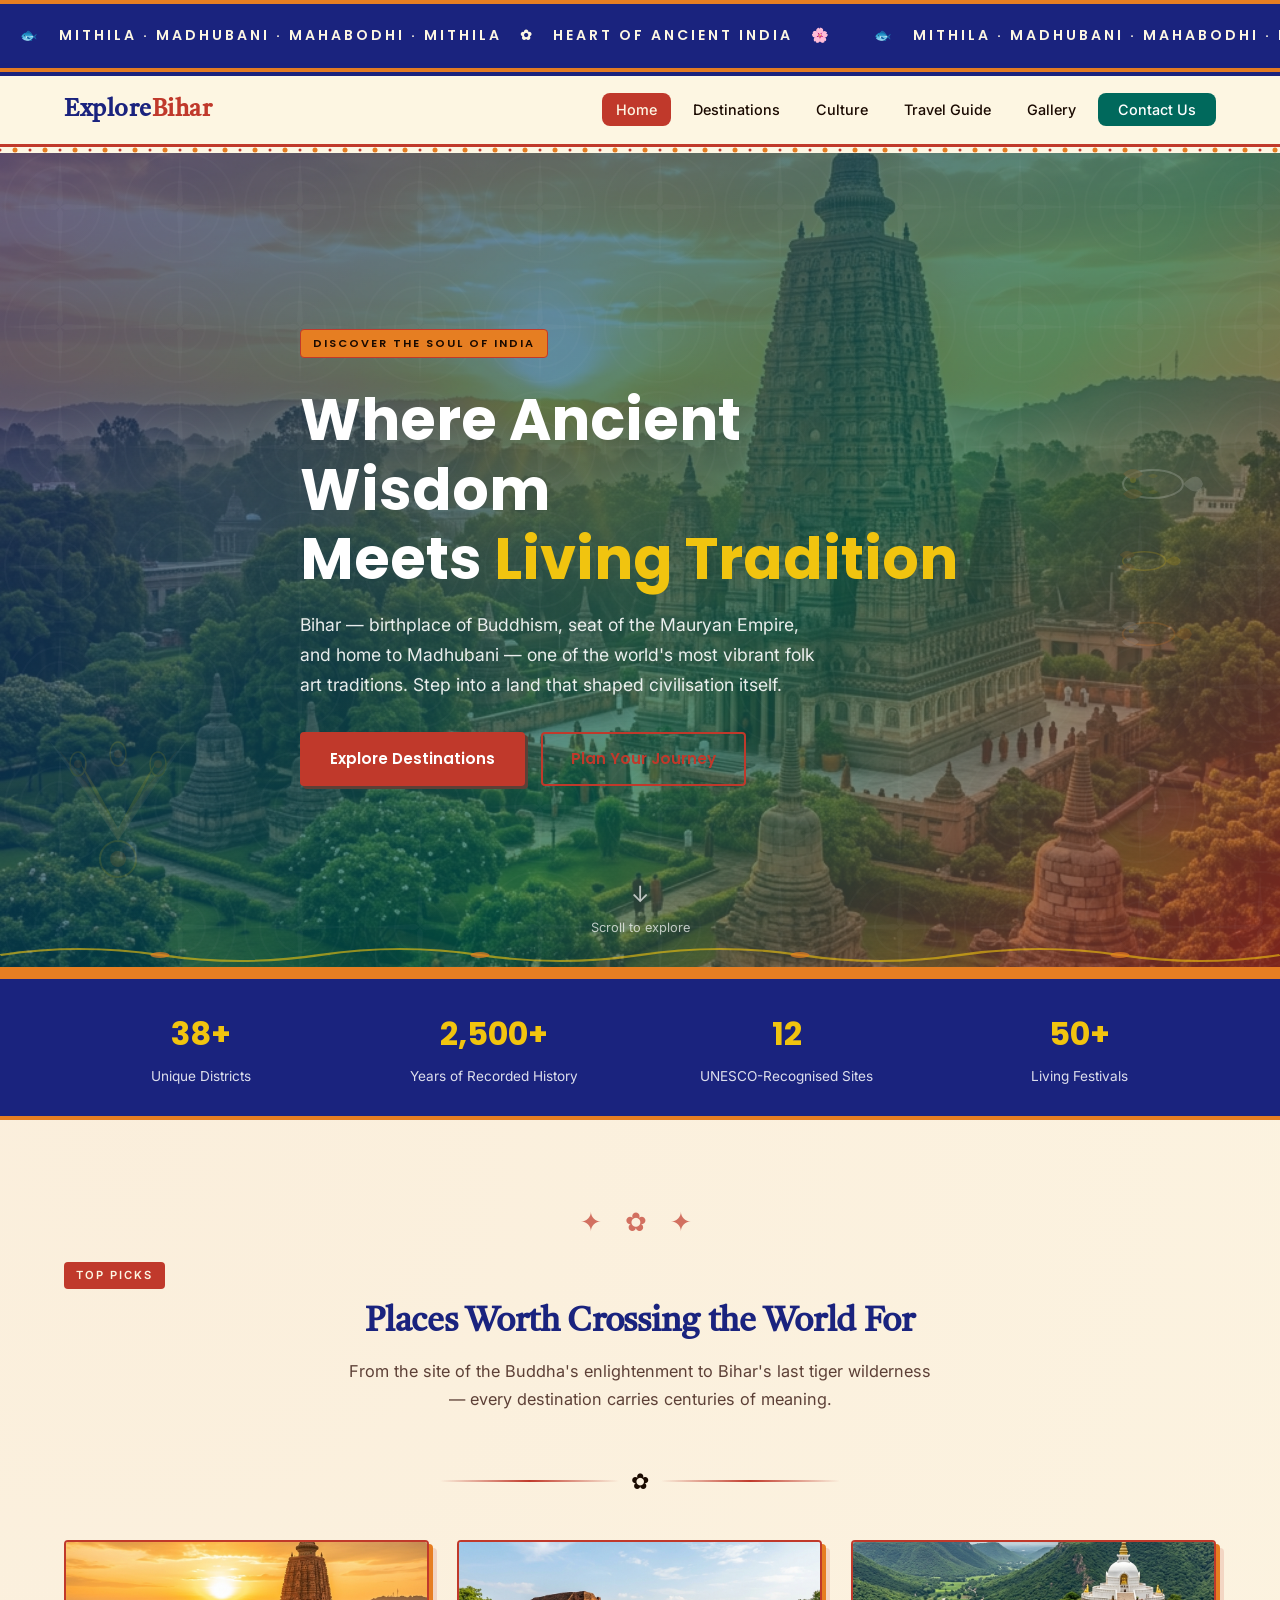
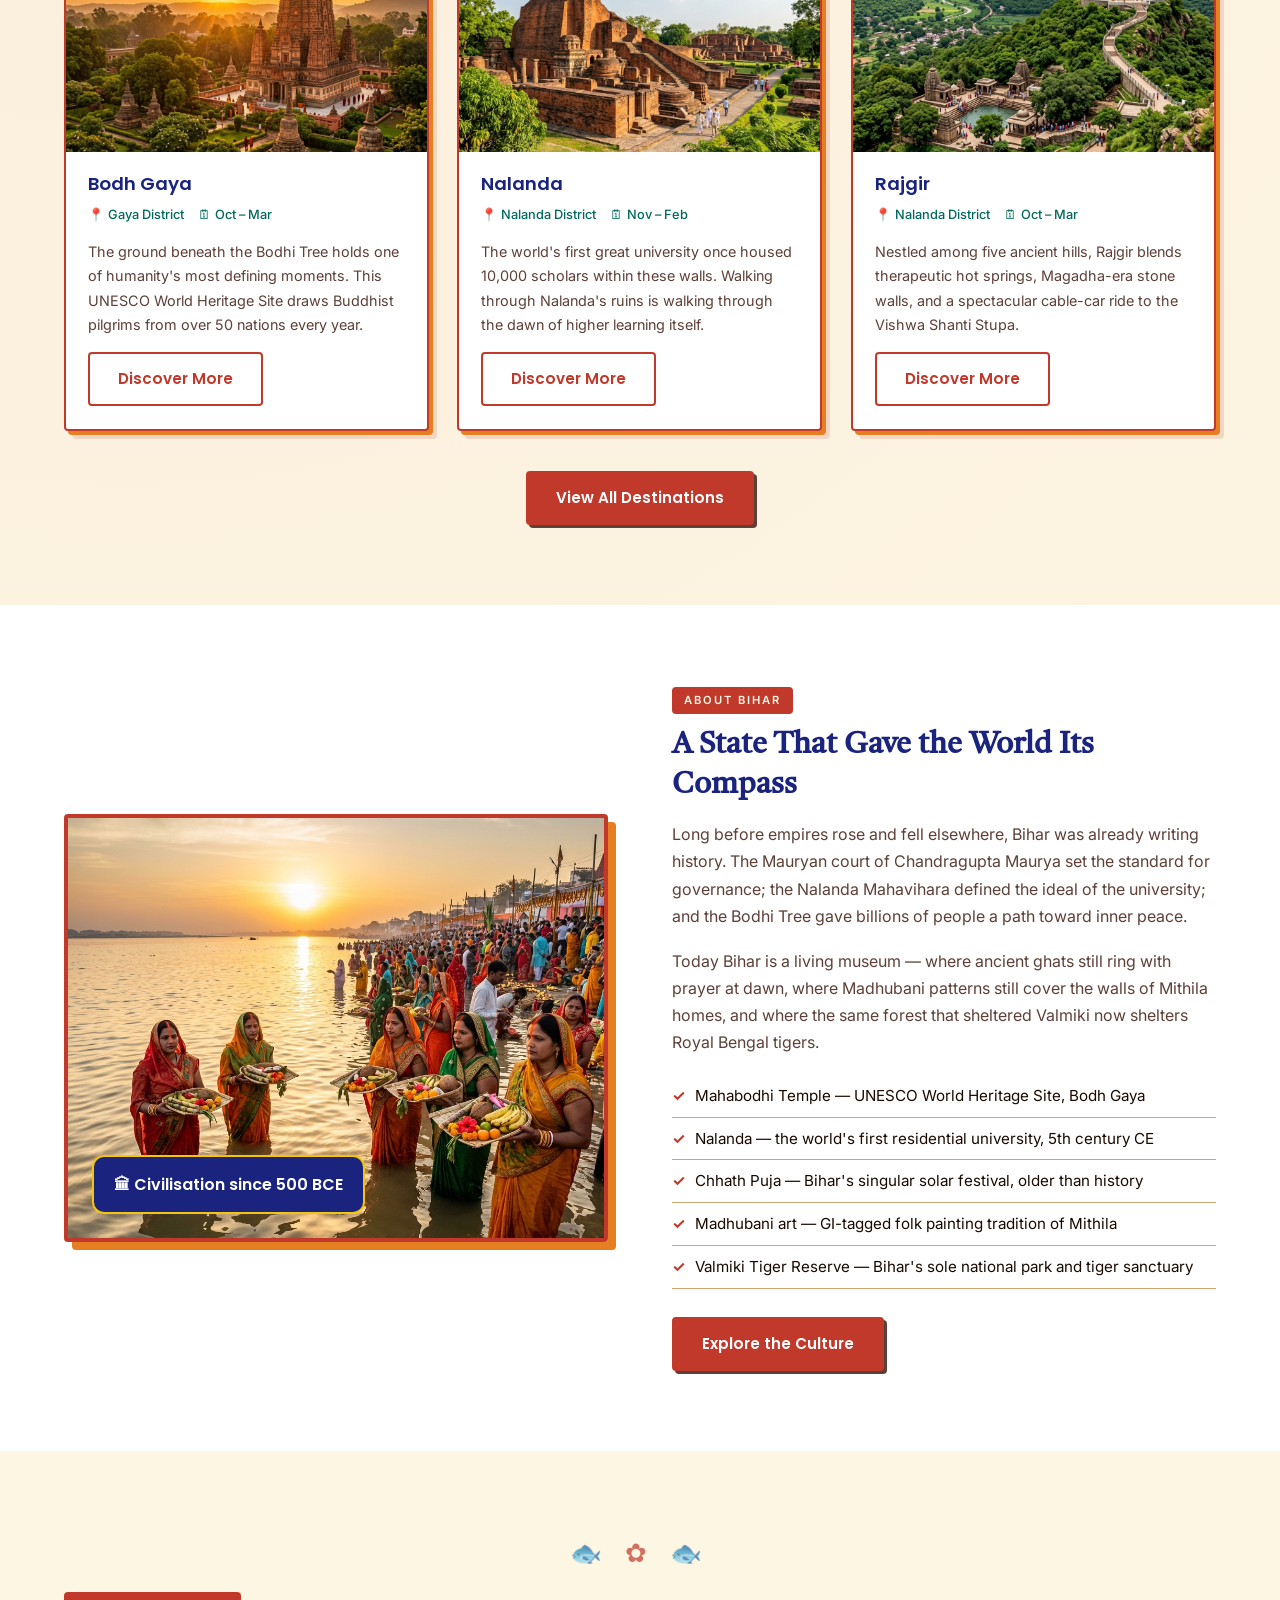
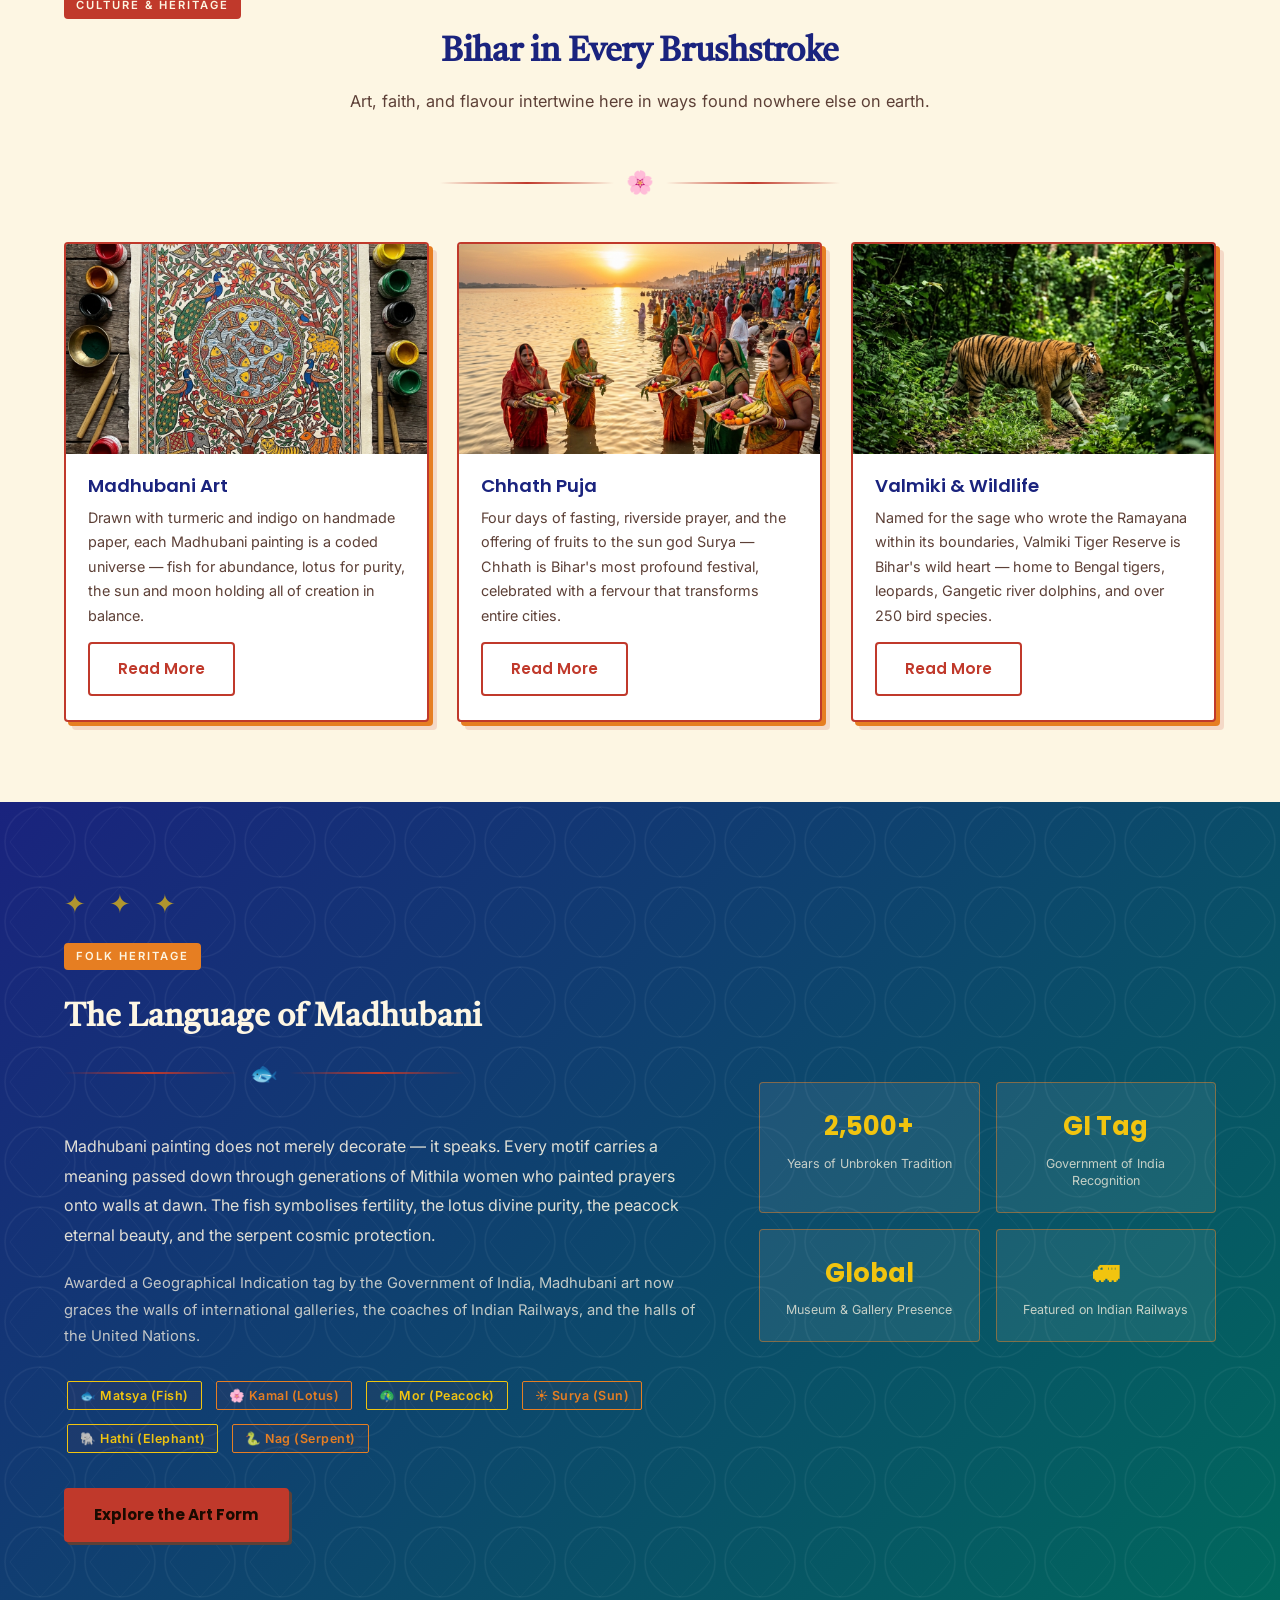
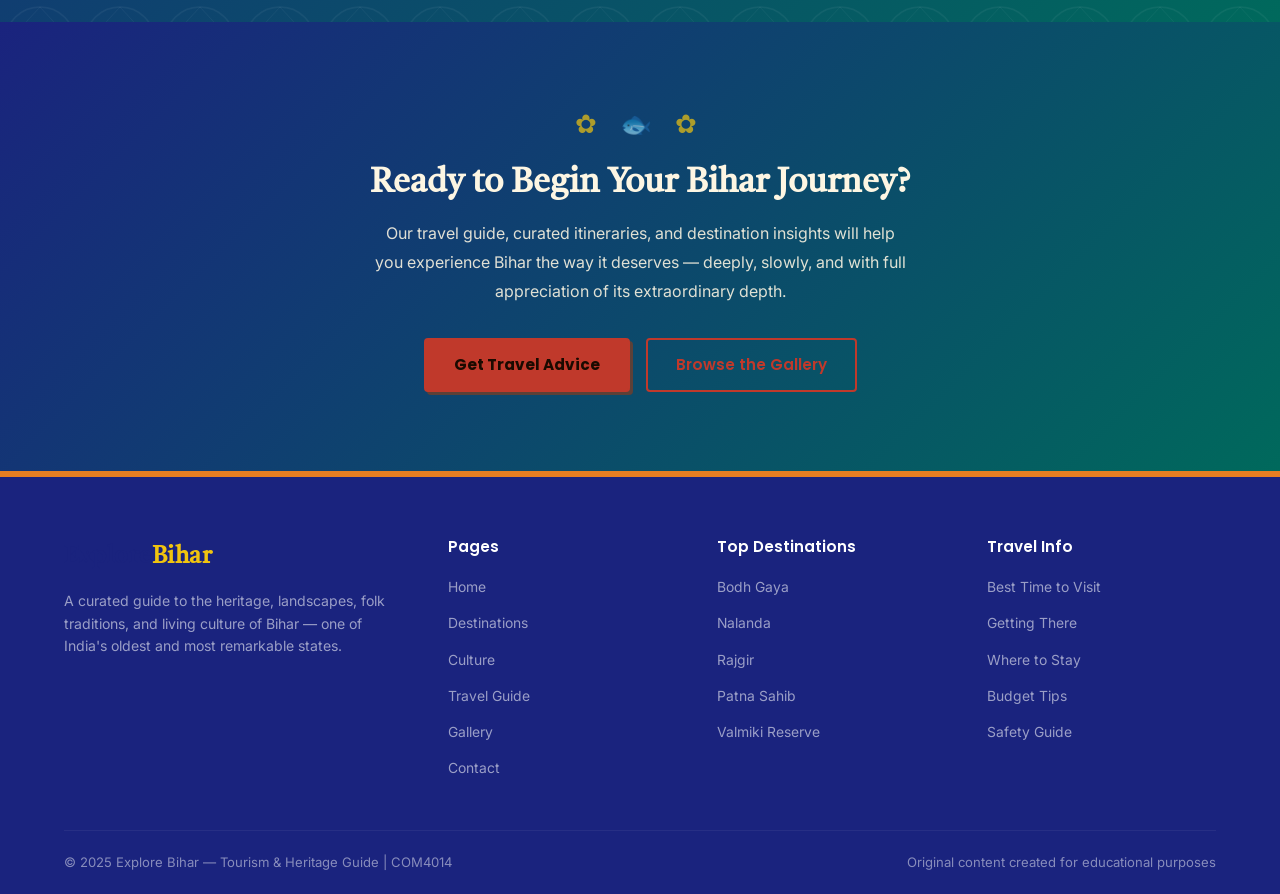
<file: index.html>
<!DOCTYPE html>
<html lang="en">
<head>
  <meta charset="UTF-8" />
  <meta name="viewport" content="width=device-width, initial-scale=1.0" />
  <meta name="description" content="Explore Bihar &mdash; your definitive guide to one of India's most storied states. Sacred pilgrimage sites, world-class heritage, Madhubani folk art, and living cultural traditions await." />
  <title>Explore Bihar &mdash; Heritage, Culture &amp; Travel</title>
  <link rel="stylesheet" href="css/style.css" />
  <link rel="stylesheet" href="css/madhubani.css" />
</head>
<body>

  <div class="art-banner" role="complementary" aria-label="Madhubani cultural banner">
    <div class="art-banner-inner">
      &#x1F41F; &nbsp; Mithila &middot; Madhubani &middot; Mahabodhi &middot; Mithila &nbsp; &#x273F; &nbsp; Heart of Ancient India &nbsp; &#x1F338; &nbsp; &nbsp; &nbsp;
      &#x1F41F; &nbsp; Mithila &middot; Madhubani &middot; Mahabodhi &middot; Mithila &nbsp; &#x273F; &nbsp; Heart of Ancient India &nbsp; &#x1F338; &nbsp; &nbsp; &nbsp;
    </div>
  </div>

  <header>
    <nav class="navbar" role="navigation" aria-label="Main navigation">
      <div class="nav-inner">
        <a href="index.html" class="nav-logo" aria-label="Explore Bihar home">Explore<span>Bihar</span></a>
        <button class="hamburger" id="hamburger" aria-label="Toggle navigation menu" aria-expanded="false">
          <span></span><span></span><span></span>
        </button>
        <ul class="nav-links" id="nav-links" role="list">
          <li><a href="index.html" class="active">Home</a></li>
          <li><a href="destinations.html">Destinations</a></li>
          <li><a href="culture.html">Culture</a></li>
          <li><a href="travelguide.html">Travel Guide</a></li>
          <li><a href="gallery.html">Gallery</a></li>
          <li><a href="contact.html" class="nav-cta">Contact Us</a></li>
        </ul>
      </div>
    </nav>
  </header>

  <main>

    <section class="hero" aria-label="Homepage hero">
      <div class="hero-bg" role="img" aria-label="Bihar landscape aerial view"></div>
      <div class="hero-madhubani-border" aria-hidden="true">
        <svg width="100%" height="24" preserveAspectRatio="none" viewBox="0 0 400 24">
          <path d="M0 12 Q25 0 50 12 Q75 24 100 12 Q125 0 150 12 Q175 24 200 12 Q225 0 250 12 Q275 24 300 12 Q325 0 350 12 Q375 24 400 12" fill="none" stroke="#f1c40f" stroke-width="2" opacity="0.6"/>
          <circle cx="50" cy="12" r="3" fill="#e67e22" opacity="0.7"/>
          <circle cx="150" cy="12" r="3" fill="#e67e22" opacity="0.7"/>
          <circle cx="250" cy="12" r="3" fill="#e67e22" opacity="0.7"/>
          <circle cx="350" cy="12" r="3" fill="#e67e22" opacity="0.7"/>
        </svg>
      </div>
      <div class="hero-fish" aria-hidden="true">
        <svg width="90" height="60" viewBox="0 0 90 60">
          <ellipse cx="40" cy="30" rx="30" ry="14" fill="none" stroke="#fff" stroke-width="2"/>
          <path d="M70 30 Q85 15 90 30 Q85 45 70 30Z" fill="#fff" opacity="0.8"/>
          <circle cx="20" cy="26" r="3" fill="#f1c40f"/>
          <path d="M10 20 Q20 10 30 20 Q20 30 10 20Z" fill="#e67e22" opacity="0.7"/>
          <path d="M10 40 Q20 30 30 40 Q20 50 10 40Z" fill="#e67e22" opacity="0.7"/>
          <path d="M35 22 Q40 18 45 22 Q40 26 35 22Z" fill="#f1c40f" opacity="0.5"/>
          <path d="M35 38 Q40 34 45 38 Q40 42 35 38Z" fill="#f1c40f" opacity="0.5"/>
        </svg>
        <svg width="70" height="46" viewBox="0 0 90 60">
          <ellipse cx="40" cy="30" rx="28" ry="12" fill="none" stroke="#f1c40f" stroke-width="2"/>
          <path d="M68 30 Q82 18 88 30 Q82 42 68 30Z" fill="#f1c40f" opacity="0.8"/>
          <circle cx="20" cy="27" r="3" fill="#fff"/>
          <path d="M8 22 Q18 12 28 22 Q18 32 8 22Z" fill="#e67e22" opacity="0.7"/>
          <path d="M8 38 Q18 28 28 38 Q18 48 8 38Z" fill="#e67e22" opacity="0.7"/>
        </svg>
        <svg width="80" height="52" viewBox="0 0 90 60">
          <ellipse cx="40" cy="30" rx="30" ry="13" fill="none" stroke="#e67e22" stroke-width="2"/>
          <path d="M70 30 Q85 16 90 30 Q85 44 70 30Z" fill="#e67e22" opacity="0.8"/>
          <circle cx="20" cy="26" r="3" fill="#f1c40f"/>
          <path d="M9 21 Q19 11 29 21 Q19 31 9 21Z" fill="#fff" opacity="0.6"/>
          <path d="M9 39 Q19 29 29 39 Q19 49 9 39Z" fill="#fff" opacity="0.6"/>
        </svg>
      </div>
      <div class="hero-peacock" aria-hidden="true">
        <svg width="160" height="200" viewBox="0 0 160 200" opacity="0.12">
          <circle cx="80" cy="160" r="18" fill="none" stroke="#f1c40f" stroke-width="2"/>
          <circle cx="80" cy="160" r="8" fill="#e67e22"/>
          <path d="M80 142 Q60 100 40 60 Q60 90 80 130 Q100 90 120 60 Q100 100 80 142Z" fill="#f1c40f"/>
          <path d="M80 142 Q50 95 20 50 Q55 88 80 130 Q105 88 140 50 Q110 95 80 142Z" fill="#e67e22" opacity="0.6"/>
          <path d="M80 142 Q45 90 10 40 Q50 85 80 128 Q110 85 150 40 Q115 90 80 142Z" fill="#fff" opacity="0.4"/>
          <ellipse cx="40" cy="65" rx="8" ry="12" fill="none" stroke="#f1c40f" stroke-width="1.5"/>
          <ellipse cx="80" cy="55" rx="8" ry="12" fill="none" stroke="#f1c40f" stroke-width="1.5"/>
          <ellipse cx="120" cy="65" rx="8" ry="12" fill="none" stroke="#f1c40f" stroke-width="1.5"/>
          <circle cx="40" cy="65" r="4" fill="#e67e22" opacity="0.8"/>
          <circle cx="80" cy="55" r="4" fill="#e67e22" opacity="0.8"/>
          <circle cx="120" cy="65" r="4" fill="#e67e22" opacity="0.8"/>
        </svg>
      </div>
      <div class="container hero-content">
        <span class="tag">Discover the Soul of India</span>
        <h1>Where Ancient Wisdom<br>Meets <span>Living Tradition</span></h1>
        <p>Bihar &mdash; birthplace of Buddhism, seat of the Mauryan Empire, and home to Madhubani &mdash; one of the world's most vibrant folk art traditions. Step into a land that shaped civilisation itself.</p>
        <div class="hero-btns">
          <a href="destinations.html" class="btn btn-primary">Explore Destinations</a>
          <a href="travelguide.html" class="btn btn-outline" style="color:#fff;border-color:rgba(255,255,255,0.7);">Plan Your Journey</a>
        </div>
      </div>
      <div class="hero-scroll" aria-hidden="true">Scroll to explore</div>
    </section>

    <section class="stats-bar" aria-label="Bihar at a glance">
      <div class="container">
        <div class="stats-grid">
          <div class="stat-item">
            <div class="stat-num">38+</div>
            <div class="stat-label">Unique Districts</div>
          </div>
          <div class="stat-item">
            <div class="stat-num">2,500+</div>
            <div class="stat-label">Years of Recorded History</div>
          </div>
          <div class="stat-item">
            <div class="stat-num">12</div>
            <div class="stat-label">UNESCO-Recognised Sites</div>
          </div>
          <div class="stat-item">
            <div class="stat-num">50+</div>
            <div class="stat-label">Living Festivals</div>
          </div>
        </div>
      </div>
    </section>

    <section class="section-pad" aria-labelledby="dest-heading">
      <div class="container">
        <div class="section-ornament" aria-hidden="true">&#x2726; &#x273F; &#x2726;</div>
        <span class="tag">Top Picks</span>
        <h2 class="section-title" id="dest-heading">Places Worth Crossing the World For</h2>
        <p class="section-subtitle">From the site of the Buddha's enlightenment to Bihar's last tiger wilderness &mdash; every destination carries centuries of meaning.</p>
        <div class="folk-divider" aria-hidden="true"><span class="folk-divider-icon">&#x273F;</span></div>
        <div class="cards-grid">
          <article class="card">
            <div class="card-img-wrap">
              <img class="card-img" src="images/hero-bg.png" alt="The Mahabodhi Temple at Bodh Gaya glowing gold at dusk, surrounded by prayer flags" />
            </div>
            <div class="card-body">
              <h3>Bodh Gaya</h3>
              <div class="card-meta">
                <span class="loc">Gaya District</span>
                <span class="time">Oct &ndash; Mar</span>
              </div>
              <p>The ground beneath the Bodhi Tree holds one of humanity's most defining moments. This UNESCO World Heritage Site draws Buddhist pilgrims from over 50 nations every year.</p>
              <a href="destinations.html#bodh-gaya" class="btn btn-outline">Discover More</a>
            </div>
          </article>
          <article class="card">
            <div class="card-img-wrap">
              <img class="card-img" src="images/nalanda.png" alt="Sunrise illuminating the ancient red-brick ruins of Nalanda University" />
            </div>
            <div class="card-body">
              <h3>Nalanda</h3>
              <div class="card-meta">
                <span class="loc">Nalanda District</span>
                <span class="time">Nov &ndash; Feb</span>
              </div>
              <p>The world's first great university once housed 10,000 scholars within these walls. Walking through Nalanda's ruins is walking through the dawn of higher learning itself.</p>
              <a href="destinations.html#nalanda" class="btn btn-outline">Discover More</a>
            </div>
          </article>
          <article class="card">
            <div class="card-img-wrap">
              <img class="card-img" src="images/rajgir.png" alt="Cable car ascending the verdant hills of Rajgir towards the gleaming Shanti Stupa" />
            </div>
            <div class="card-body">
              <h3>Rajgir</h3>
              <div class="card-meta">
                <span class="loc">Nalanda District</span>
                <span class="time">Oct &ndash; Mar</span>
              </div>
              <p>Nestled among five ancient hills, Rajgir blends therapeutic hot springs, Magadha-era stone walls, and a spectacular cable-car ride to the Vishwa Shanti Stupa.</p>
              <a href="destinations.html#rajgir" class="btn btn-outline">Discover More</a>
            </div>
          </article>
        </div>
        <div style="text-align:center;margin-top:40px;">
          <a href="destinations.html" class="btn btn-primary">View All Destinations</a>
        </div>
      </div>
    </section>

    <section class="section-pad" style="background:#fff;" aria-labelledby="about-heading">
      <div class="container">
        <div class="about-grid">
          <div class="about-img-wrap">
            <img src="images/chhath.png" alt="Tens of thousands of Chhath Puja devotees gathered at the Ganga ghat at sunrise, Bihar" />
            <div class="about-badge">&#x1F3DB; Civilisation since 500 BCE</div>
          </div>
          <div class="about-text">
            <span class="tag">About Bihar</span>
            <h2 id="about-heading">A State That Gave the World Its Compass</h2>
            <p>Long before empires rose and fell elsewhere, Bihar was already writing history. The Mauryan court of Chandragupta Maurya set the standard for governance; the Nalanda Mahavihara defined the ideal of the university; and the Bodhi Tree gave billions of people a path toward inner peace.</p>
            <p>Today Bihar is a living museum &mdash; where ancient ghats still ring with prayer at dawn, where Madhubani patterns still cover the walls of Mithila homes, and where the same forest that sheltered Valmiki now shelters Royal Bengal tigers.</p>
            <ul class="about-list">
              <li>Mahabodhi Temple &mdash; UNESCO World Heritage Site, Bodh Gaya</li>
              <li>Nalanda &mdash; the world's first residential university, 5th century CE</li>
              <li>Chhath Puja &mdash; Bihar's singular solar festival, older than history</li>
              <li>Madhubani art &mdash; GI-tagged folk painting tradition of Mithila</li>
              <li>Valmiki Tiger Reserve &mdash; Bihar's sole national park and tiger sanctuary</li>
            </ul>
            <a href="culture.html" class="btn btn-primary">Explore the Culture</a>
          </div>
        </div>
      </div>
    </section>

    <section class="section-pad madhubani-art-section" aria-labelledby="culture-heading">
      <div class="container">
        <div class="section-ornament" aria-hidden="true">&#x1F41F; &#x273F; &#x1F41F;</div>
        <span class="tag">Culture &amp; Heritage</span>
        <h2 class="section-title" id="culture-heading">Bihar in Every Brushstroke</h2>
        <p class="section-subtitle">Art, faith, and flavour intertwine here in ways found nowhere else on earth.</p>
        <div class="folk-divider" aria-hidden="true"><span class="folk-divider-icon">&#x1F338;</span></div>
        <div class="cards-grid">
          <div class="card">
            <div class="card-img-wrap">
              <img class="card-img" src="images/madhubani.png" alt="A Madhubani painting in vibrant crimson and gold depicting fish, lotus, and peacock motifs" />
            </div>
            <div class="card-body">
              <h3>Madhubani Art</h3>
              <p>Drawn with turmeric and indigo on handmade paper, each Madhubani painting is a coded universe &mdash; fish for abundance, lotus for purity, the sun and moon holding all of creation in balance.</p>
              <a href="culture.html#art" class="btn btn-outline">Read More</a>
            </div>
          </div>
          <div class="card">
            <div class="card-img-wrap">
              <img class="card-img" src="images/chhath.png" alt="Chhath Puja devotees offering arghya to the setting sun at a river ghat in Bihar" />
            </div>
            <div class="card-body">
              <h3>Chhath Puja</h3>
              <p>Four days of fasting, riverside prayer, and the offering of fruits to the sun god Surya &mdash; Chhath is Bihar's most profound festival, celebrated with a fervour that transforms entire cities.</p>
              <a href="culture.html#festivals" class="btn btn-outline">Read More</a>
            </div>
          </div>
          <div class="card">
            <div class="card-img-wrap">
              <img class="card-img" src="images/valmiki.png" alt="A Royal Bengal tiger moving through dense Terai forest in Valmiki Tiger Reserve, Bihar" />
            </div>
            <div class="card-body">
              <h3>Valmiki &amp; Wildlife</h3>
              <p>Named for the sage who wrote the Ramayana within its boundaries, Valmiki Tiger Reserve is Bihar's wild heart &mdash; home to Bengal tigers, leopards, Gangetic river dolphins, and over 250 bird species.</p>
              <a href="destinations.html#valmiki" class="btn btn-outline">Read More</a>
            </div>
          </div>
        </div>
      </div>
    </section>

    <section class="section-pad madhubani-showcase-section" aria-labelledby="art-showcase-heading">
      <div class="container art-showcase-inner">
        <div class="art-showcase-text">
          <div class="section-ornament" style="text-align:left;color:#f1c40f;" aria-hidden="true">&#x2726; &#x2726; &#x2726;</div>
          <span class="tag" style="background:#e67e22 !important;">Folk Heritage</span>
          <h2 id="art-showcase-heading" style="font-family:'Tiro Devanagari Hindi',serif;font-size:2rem;margin:16px 0 14px;color:#fdf6e3;">The Language of Madhubani</h2>
          <div class="folk-divider" style="justify-content:flex-start;margin-left:0;" aria-hidden="true"><span class="folk-divider-icon">&#x1F41F;</span></div>
          <p style="color:rgba(253,246,227,0.88);line-height:1.85;margin-bottom:20px;">Madhubani painting does not merely decorate &mdash; it speaks. Every motif carries a meaning passed down through generations of Mithila women who painted prayers onto walls at dawn. The fish symbolises fertility, the lotus divine purity, the peacock eternal beauty, and the serpent cosmic protection.</p>
          <p style="color:rgba(253,246,227,0.75);font-size:0.92rem;line-height:1.8;margin-bottom:28px;">Awarded a Geographical Indication tag by the Government of India, Madhubani art now graces the walls of international galleries, the coaches of Indian Railways, and the halls of the United Nations.</p>
          <div class="motif-pills" style="display:flex;flex-wrap:wrap;gap:8px;margin-bottom:32px;">
            <span class="m-pill" style="border-color:#f1c40f;color:#f1c40f;">&#x1F41F; Matsya (Fish)</span>
            <span class="m-pill" style="border-color:#e67e22;color:#e67e22;">&#x1F338; Kamal (Lotus)</span>
            <span class="m-pill" style="border-color:#f1c40f;color:#f1c40f;">&#x1F99A; Mor (Peacock)</span>
            <span class="m-pill" style="border-color:#e67e22;color:#e67e22;">&#x2600; Surya (Sun)</span>
            <span class="m-pill" style="border-color:#f1c40f;color:#f1c40f;">&#x1F418; Hathi (Elephant)</span>
            <span class="m-pill" style="border-color:#e67e22;color:#e67e22;">&#x1F40D; Nag (Serpent)</span>
          </div>
          <a href="culture.html#art" class="btn btn-primary" style="background:#e67e22;border-color:#e67e22;color:#1a0a00;font-weight:700;">Explore the Art Form</a>
        </div>
        <div class="art-showcase-stats">
          <div class="art-stat-card">
            <div class="art-stat-num">2,500+</div>
            <div class="art-stat-label">Years of Unbroken Tradition</div>
          </div>
          <div class="art-stat-card">
            <div class="art-stat-num">GI Tag</div>
            <div class="art-stat-label">Government of India Recognition</div>
          </div>
          <div class="art-stat-card">
            <div class="art-stat-num">Global</div>
            <div class="art-stat-label">Museum &amp; Gallery Presence</div>
          </div>
          <div class="art-stat-card">
            <div class="art-stat-num">&#x1F6F2;</div>
            <div class="art-stat-label">Featured on Indian Railways</div>
          </div>
        </div>
      </div>
    </section>

    <section class="section-pad" style="background:linear-gradient(135deg,#1a237e 0%,#00695c 100%);text-align:center;color:#fdf6e3;" aria-labelledby="cta-heading">
      <div class="container">
        <div class="section-ornament" style="color:#f1c40f;" aria-hidden="true">&#x273F; &#x1F41F; &#x273F;</div>
        <h2 id="cta-heading" style="font-family:'Tiro Devanagari Hindi',serif;font-size:2.1rem;margin-bottom:14px;">Ready to Begin Your Bihar Journey?</h2>
        <p style="opacity:0.88;max-width:540px;margin:0 auto 32px;font-size:1rem;line-height:1.8;">Our travel guide, curated itineraries, and destination insights will help you experience Bihar the way it deserves &mdash; deeply, slowly, and with full appreciation of its extraordinary depth.</p>
        <div style="display:flex;gap:16px;justify-content:center;flex-wrap:wrap;">
          <a href="contact.html" class="btn btn-primary" style="background:#e67e22;border-color:#e67e22;color:#1a0a00;font-weight:700;">Get Travel Advice</a>
          <a href="gallery.html" class="btn btn-outline" style="color:#fdf6e3;border-color:rgba(255,255,255,0.5);">Browse the Gallery</a>
        </div>
      </div>
    </section>

  </main>

  <footer role="contentinfo">
    <div class="container">
      <div class="footer-grid">
        <div class="footer-brand">
          <div class="nav-logo">Explore<span style="color:#f59e0b;">Bihar</span></div>
          <p>A curated guide to the heritage, landscapes, folk traditions, and living culture of Bihar &mdash; one of India's oldest and most remarkable states.</p>
        </div>
        <div class="footer-col">
          <h4>Pages</h4>
          <ul>
            <li><a href="index.html">Home</a></li>
            <li><a href="destinations.html">Destinations</a></li>
            <li><a href="culture.html">Culture</a></li>
            <li><a href="travelguide.html">Travel Guide</a></li>
            <li><a href="gallery.html">Gallery</a></li>
            <li><a href="contact.html">Contact</a></li>
          </ul>
        </div>
        <div class="footer-col">
          <h4>Top Destinations</h4>
          <ul>
            <li><a href="destinations.html#bodh-gaya">Bodh Gaya</a></li>
            <li><a href="destinations.html#nalanda">Nalanda</a></li>
            <li><a href="destinations.html#rajgir">Rajgir</a></li>
            <li><a href="destinations.html#patna-sahib">Patna Sahib</a></li>
            <li><a href="destinations.html#valmiki">Valmiki Reserve</a></li>
          </ul>
        </div>
        <div class="footer-col">
          <h4>Travel Info</h4>
          <ul>
            <li><a href="travelguide.html#best-time">Best Time to Visit</a></li>
            <li><a href="travelguide.html#transport">Getting There</a></li>
            <li><a href="travelguide.html#hotels">Where to Stay</a></li>
            <li><a href="travelguide.html#budget">Budget Tips</a></li>
            <li><a href="travelguide.html#safety">Safety Guide</a></li>
          </ul>
        </div>
      </div>
      <div class="footer-bottom">
        <span>&copy; 2025 Explore Bihar &mdash; Tourism &amp; Heritage Guide | COM4014</span>
        <span>Original content created for educational purposes</span>
      </div>
    </div>
  </footer>

  <script>
    const btn = document.getElementById('hamburger');
    const links = document.getElementById('nav-links');
    btn.addEventListener('click', () => {
      const open = links.classList.toggle('open');
      btn.setAttribute('aria-expanded', open);
    });
    const navbar = document.querySelector('.navbar');
    window.addEventListener('scroll', () => {
      navbar.classList.toggle('scrolled', window.scrollY > 40);
    }, { passive: true });
    const revealEls = document.querySelectorAll('.card, .culture-card, .stat-item, .about-grid');
    const observer = new IntersectionObserver((entries) => {
      entries.forEach(e => { if (e.isIntersecting) { e.target.classList.add('visible'); observer.unobserve(e.target); } });
    }, { threshold: 0.1, rootMargin: '0px 0px -40px 0px' });
    revealEls.forEach(el => { el.classList.add('reveal'); observer.observe(el); });
  </script>

</body>
</html>
</file>
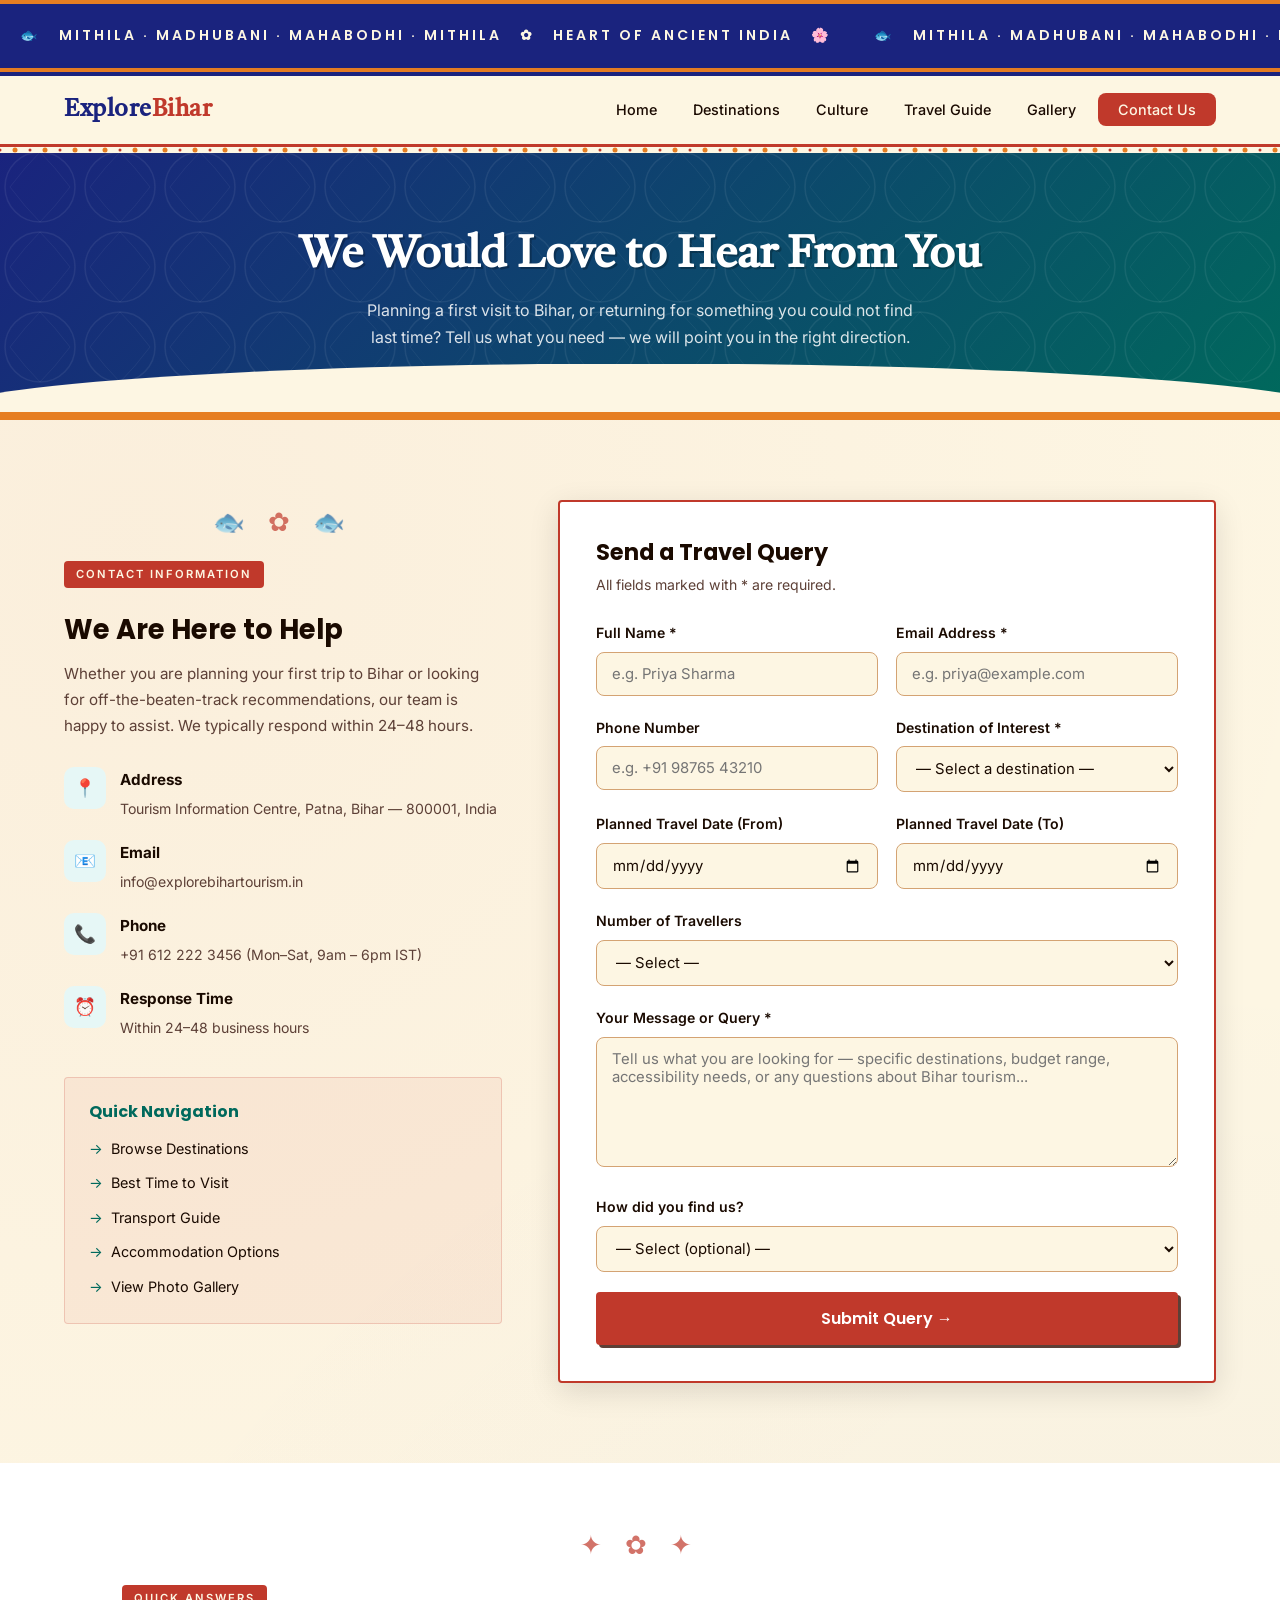
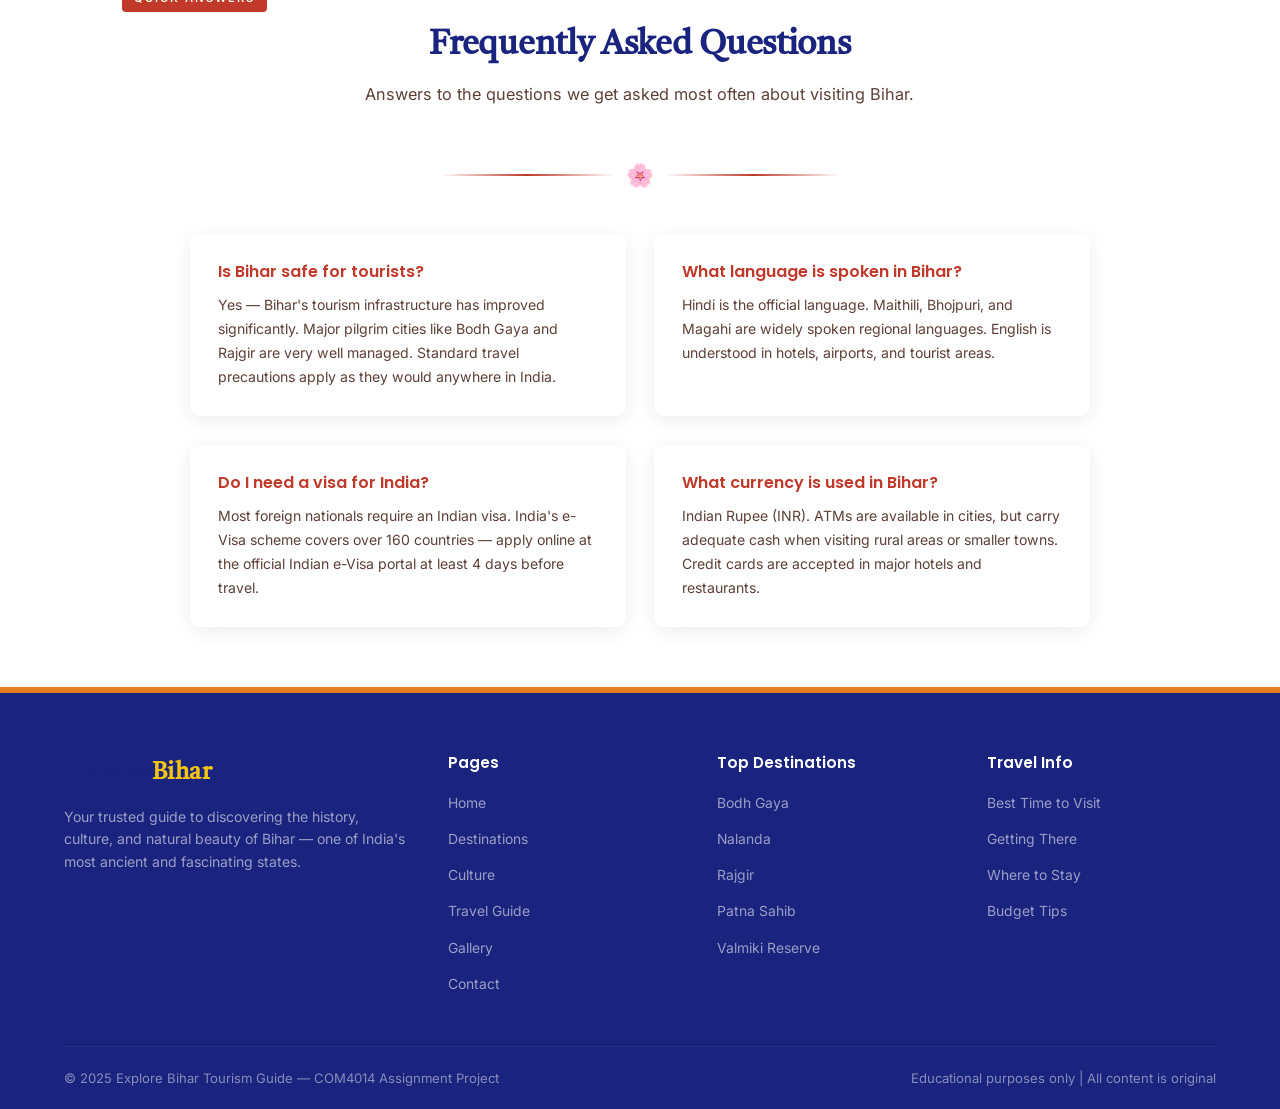
<file: contact.html>
﻿<!DOCTYPE html>
<html lang="en">
<head>
  <meta charset="UTF-8" />
  <meta name="viewport" content="width=device-width, initial-scale=1.0" />
  <meta name="description" content="Contact Explore Bihar &mdash; send a travel query, ask about destinations, or request trip planning support through our contact form." />
  <title>Contact Us &mdash; Explore Bihar Tourism</title>
  <link rel="stylesheet" href="css/style.css" />
  <link rel="stylesheet" href="css/madhubani.css" />
  <style>
    .success-msg {
      display: none;
      background: #d1fae5;
      color: #065f46;
      border: 1px solid #6ee7b7;
      border-radius: 8px;
      padding: 14px 18px;
      margin-bottom: 20px;
      font-size: 0.95rem;
      font-weight: 500;
    }
  </style>
</head>
<body>

  
  <div class="art-banner" role="complementary" aria-label="Madhubani cultural banner">
    <div class="art-banner-inner">
      &#x1F41F; &nbsp; Mithila &middot; Madhubani &middot; Mahabodhi &middot; Mithila &nbsp; &#x273F; &nbsp; Heart of Ancient India &nbsp; &#x1F338; &nbsp; &nbsp; &nbsp;
      &#x1F41F; &nbsp; Mithila &middot; Madhubani &middot; Mahabodhi &middot; Mithila &nbsp; &#x273F; &nbsp; Heart of Ancient India &nbsp; &#x1F338; &nbsp; &nbsp; &nbsp;
    </div>
  </div>

  <header>
    <nav class="navbar" role="navigation" aria-label="Main navigation">
      <div class="nav-inner">
        <a href="index.html" class="nav-logo">Explore<span>Bihar</span></a>
        <button class="hamburger" id="hamburger" aria-label="Toggle navigation" aria-expanded="false">
          <span></span><span></span><span></span>
        </button>
        <ul class="nav-links" id="nav-links" role="list">
          <li><a href="index.html">Home</a></li>
          <li><a href="destinations.html">Destinations</a></li>
          <li><a href="culture.html">Culture</a></li>
          <li><a href="travelguide.html">Travel Guide</a></li>
          <li><a href="gallery.html">Gallery</a></li>
          <li><a href="contact.html" class="active nav-cta">Contact Us</a></li>
        </ul>
      </div>
    </nav>
  </header>

  <main>

    <section class="page-hero" aria-label="Contact page header">
      <h1>We Would Love to Hear From You</h1>
      <p>Planning a first visit to Bihar, or returning for something you could not find last time? Tell us what you need &mdash; we will point you in the right direction.</p>
    </section>

    <section class="section-pad" aria-labelledby="contact-heading">
      <div class="container">
        <div class="contact-grid">

          
          <aside aria-labelledby="info-heading">
            <div class="section-ornament" aria-hidden="true">&#x1F41F; &#x273F; &#x1F41F;</div>
            <span class="tag">Contact Information</span>
            <h2 id="contact-heading" style="font-size:1.7rem;margin:12px 0 14px;">We Are Here to Help</h2>
            <p style="color:#5d4037;margin-bottom:28px;font-size:0.95rem;">Whether you are planning your first trip to Bihar or looking for off-the-beaten-track recommendations, our team is happy to assist. We typically respond within 24&ndash;48 hours.</p>

            <div class="contact-details">
              <div class="c-detail">
                <div class="c-icon" aria-hidden="true">&#x1F4CD;</div>
                <div>
                  <strong>Address</strong>
                  <span>Tourism Information Centre, Patna, Bihar &mdash; 800001, India</span>
                </div>
              </div>
              <div class="c-detail">
                <div class="c-icon" aria-hidden="true">&#x1F4E7;</div>
                <div>
                  <strong>Email</strong>
                  <span>info@explorebihartourism.in</span>
                </div>
              </div>
              <div class="c-detail">
                <div class="c-icon" aria-hidden="true">&#x1F4DE;</div>
                <div>
                  <strong>Phone</strong>
                  <span>+91 612 222 3456 (Mon&ndash;Sat, 9am &ndash; 6pm IST)</span>
                </div>
              </div>
              <div class="c-detail">
                <div class="c-icon" aria-hidden="true">&#x23F0;</div>
                <div>
                  <strong>Response Time</strong>
                  <span>Within 24&ndash;48 business hours</span>
                </div>
              </div>
            </div>

            
            <div style="margin-top:36px;padding:24px;background:rgba(192,57,43,0.06);border-radius:4px;border:1.5px solid rgba(192,57,43,0.2);">
              <h3 style="font-size:1rem;margin-bottom:14px;color:var(--primary);">Quick Navigation</h3>
              <ul style="display:flex;flex-direction:column;gap:10px;">
                <li><a href="destinations.html" style="color:var(--text);font-size:0.9rem;display:flex;gap:8px;align-items:center;transition:0.2s;"><span style="color:var(--primary);">&rarr;</span> Browse Destinations</a></li>
                <li><a href="travelguide.html#best-time" style="color:var(--text);font-size:0.9rem;display:flex;gap:8px;align-items:center;"><span style="color:var(--primary);">&rarr;</span> Best Time to Visit</a></li>
                <li><a href="travelguide.html#transport" style="color:var(--text);font-size:0.9rem;display:flex;gap:8px;align-items:center;"><span style="color:var(--primary);">&rarr;</span> Transport Guide</a></li>
                <li><a href="travelguide.html#hotels" style="color:var(--text);font-size:0.9rem;display:flex;gap:8px;align-items:center;"><span style="color:var(--primary);">&rarr;</span> Accommodation Options</a></li>
                <li><a href="gallery.html" style="color:var(--text);font-size:0.9rem;display:flex;gap:8px;align-items:center;"><span style="color:var(--primary);">&rarr;</span> View Photo Gallery</a></li>
              </ul>
            </div>
          </aside>

          
          <div>
            <form class="contact-form" id="contact-form" novalidate aria-labelledby="form-heading">
              <h2 id="form-heading" style="font-size:1.4rem;margin-bottom:6px;">Send a Travel Query</h2>
              <p style="color:#5d4037;font-size:0.88rem;margin-bottom:24px;">All fields marked with * are required.</p>

              
              <div class="success-msg" id="success-msg" role="alert" aria-live="polite">
                &#x2705; Thank you! Your query has been submitted. We will be in touch shortly.
              </div>

              
              <div class="form-row">
                <div class="form-group">
                  <label for="full-name">Full Name *</label>
                  <input type="text" id="full-name" name="full_name" placeholder="e.g. Priya Sharma" required autocomplete="name" aria-required="true" />
                </div>
                <div class="form-group">
                  <label for="email">Email Address *</label>
                  <input type="email" id="email" name="email" placeholder="e.g. priya@example.com" required autocomplete="email" aria-required="true" />
                </div>
              </div>

              
              <div class="form-row">
                <div class="form-group">
                  <label for="phone">Phone Number</label>
                  <input type="tel" id="phone" name="phone" placeholder="e.g. +91 98765 43210" autocomplete="tel" />
                </div>
                <div class="form-group">
                  <label for="destination">Destination of Interest *</label>
                  <select id="destination" name="destination" required aria-required="true">
                    <option value="" disabled selected>&mdash; Select a destination &mdash;</option>
                    <option value="bodh-gaya">Bodh Gaya</option>
                    <option value="nalanda">Nalanda</option>
                    <option value="rajgir">Rajgir</option>
                    <option value="patna-sahib">Patna Sahib</option>
                    <option value="valmiki">Valmiki Tiger Reserve</option>
                    <option value="multiple">Multiple Destinations</option>
                    <option value="general">General Bihar Enquiry</option>
                  </select>
                </div>
              </div>

              
              <div class="form-row">
                <div class="form-group">
                  <label for="travel-from">Planned Travel Date (From)</label>
                  <input type="date" id="travel-from" name="travel_from" />
                </div>
                <div class="form-group">
                  <label for="travel-to">Planned Travel Date (To)</label>
                  <input type="date" id="travel-to" name="travel_to" />
                </div>
              </div>

              
              <div class="form-group">
                <label for="travellers">Number of Travellers</label>
                <select id="travellers" name="travellers">
                  <option value="">&mdash; Select &mdash;</option>
                  <option value="solo">Solo (1 person)</option>
                  <option value="couple">Couple (2 people)</option>
                  <option value="small">Small Group (3&ndash;5)</option>
                  <option value="large">Large Group (6+)</option>
                  <option value="family">Family with Children</option>
                </select>
              </div>

              
              <div class="form-group">
                <label for="message">Your Message or Query *</label>
                <textarea id="message" name="message" placeholder="Tell us what you are looking for &mdash; specific destinations, budget range, accessibility needs, or any questions about Bihar tourism..." required aria-required="true"></textarea>
              </div>

              
              <div class="form-group">
                <label for="source">How did you find us?</label>
                <select id="source" name="source">
                  <option value="">&mdash; Select (optional) &mdash;</option>
                  <option value="search">Search Engine</option>
                  <option value="social">Social Media</option>
                  <option value="friend">Friend or Family</option>
                  <option value="travel-blog">Travel Blog</option>
                  <option value="other">Other</option>
                </select>
              </div>

              <button type="submit" class="btn btn-primary form-submit" id="submit-btn">
                Submit Query &rarr;
              </button>
            </form>
          </div>

        </div>
      </div>
    </section>

    
    <section style="background:#fff;padding:60px 5%;" aria-labelledby="faq-heading">
      <div class="container">
        <div class="section-ornament" aria-hidden="true">&#x2726; &#x273F; &#x2726;</div>
        <span class="tag">Quick Answers</span>
        <h2 class="section-title" id="faq-heading">Frequently Asked Questions</h2>
        <p class="section-subtitle">Answers to the questions we get asked most often about visiting Bihar.</p>
        <div class="folk-divider" aria-hidden="true"><span class="folk-divider-icon">&#x1F338;</span></div>
        <div class="guide-grid" style="max-width:900px;margin:0 auto;">
          <div class="guide-card">
            <h3 style="font-size:1rem;color:var(--text);font-weight:600;gap:0;margin-bottom:10px;">Is Bihar safe for tourists?</h3>
            <p style="font-size:0.88rem;color:#5d4037;">Yes &mdash; Bihar's tourism infrastructure has improved significantly. Major pilgrim cities like Bodh Gaya and Rajgir are very well managed. Standard travel precautions apply as they would anywhere in India.</p>
          </div>
          <div class="guide-card">
            <h3 style="font-size:1rem;color:var(--text);font-weight:600;gap:0;margin-bottom:10px;">What language is spoken in Bihar?</h3>
            <p style="font-size:0.88rem;color:#5d4037;">Hindi is the official language. Maithili, Bhojpuri, and Magahi are widely spoken regional languages. English is understood in hotels, airports, and tourist areas.</p>
          </div>
          <div class="guide-card">
            <h3 style="font-size:1rem;color:var(--text);font-weight:600;gap:0;margin-bottom:10px;">Do I need a visa for India?</h3>
            <p style="font-size:0.88rem;color:#5d4037;">Most foreign nationals require an Indian visa. India's e-Visa scheme covers over 160 countries &mdash; apply online at the official Indian e-Visa portal at least 4 days before travel.</p>
          </div>
          <div class="guide-card">
            <h3 style="font-size:1rem;color:var(--text);font-weight:600;gap:0;margin-bottom:10px;">What currency is used in Bihar?</h3>
            <p style="font-size:0.88rem;color:#5d4037;">Indian Rupee (INR). ATMs are available in cities, but carry adequate cash when visiting rural areas or smaller towns. Credit cards are accepted in major hotels and restaurants.</p>
          </div>
        </div>
      </div>
    </section>

  </main>

  <footer role="contentinfo">
    <div class="container">
      <div class="footer-grid">
        <div class="footer-brand">
          <div class="nav-logo">Explore<span style="color:#f59e0b;">Bihar</span></div>
          <p>Your trusted guide to discovering the history, culture, and natural beauty of Bihar &mdash; one of India's most ancient and fascinating states.</p>
        </div>
        <div class="footer-col">
          <h4>Pages</h4>
          <ul>
            <li><a href="index.html">Home</a></li>
            <li><a href="destinations.html">Destinations</a></li>
            <li><a href="culture.html">Culture</a></li>
            <li><a href="travelguide.html">Travel Guide</a></li>
            <li><a href="gallery.html">Gallery</a></li>
            <li><a href="contact.html">Contact</a></li>
          </ul>
        </div>
        <div class="footer-col">
          <h4>Top Destinations</h4>
          <ul>
            <li><a href="destinations.html#bodh-gaya">Bodh Gaya</a></li>
            <li><a href="destinations.html#nalanda">Nalanda</a></li>
            <li><a href="destinations.html#rajgir">Rajgir</a></li>
            <li><a href="destinations.html#patna-sahib">Patna Sahib</a></li>
            <li><a href="destinations.html#valmiki">Valmiki Reserve</a></li>
          </ul>
        </div>
        <div class="footer-col">
          <h4>Travel Info</h4>
          <ul>
            <li><a href="travelguide.html#best-time">Best Time to Visit</a></li>
            <li><a href="travelguide.html#transport">Getting There</a></li>
            <li><a href="travelguide.html#hotels">Where to Stay</a></li>
            <li><a href="travelguide.html#budget">Budget Tips</a></li>
          </ul>
        </div>
      </div>
      <div class="footer-bottom">
        <span>&copy; 2025 Explore Bihar Tourism Guide &mdash; COM4014 Assignment Project</span>
        <span>Educational purposes only | All content is original</span>
      </div>
    </div>
  </footer>

  <script>
    const btn = document.getElementById('hamburger');
    const navLinks = document.getElementById('nav-links');
    btn.addEventListener('click', () => {
      const open = navLinks.classList.toggle('open');
      btn.setAttribute('aria-expanded', open);
    });

    const form = document.getElementById('contact-form');
    const successMsg = document.getElementById('success-msg');
    form.addEventListener('submit', function (e) {
      e.preventDefault();
      if (!form.checkValidity()) { form.reportValidity(); return; }
      successMsg.style.display = 'block';
      form.reset();
      successMsg.scrollIntoView({ behavior: 'smooth', block: 'nearest' });
    });
  </script>
</body>
</html>
</file>
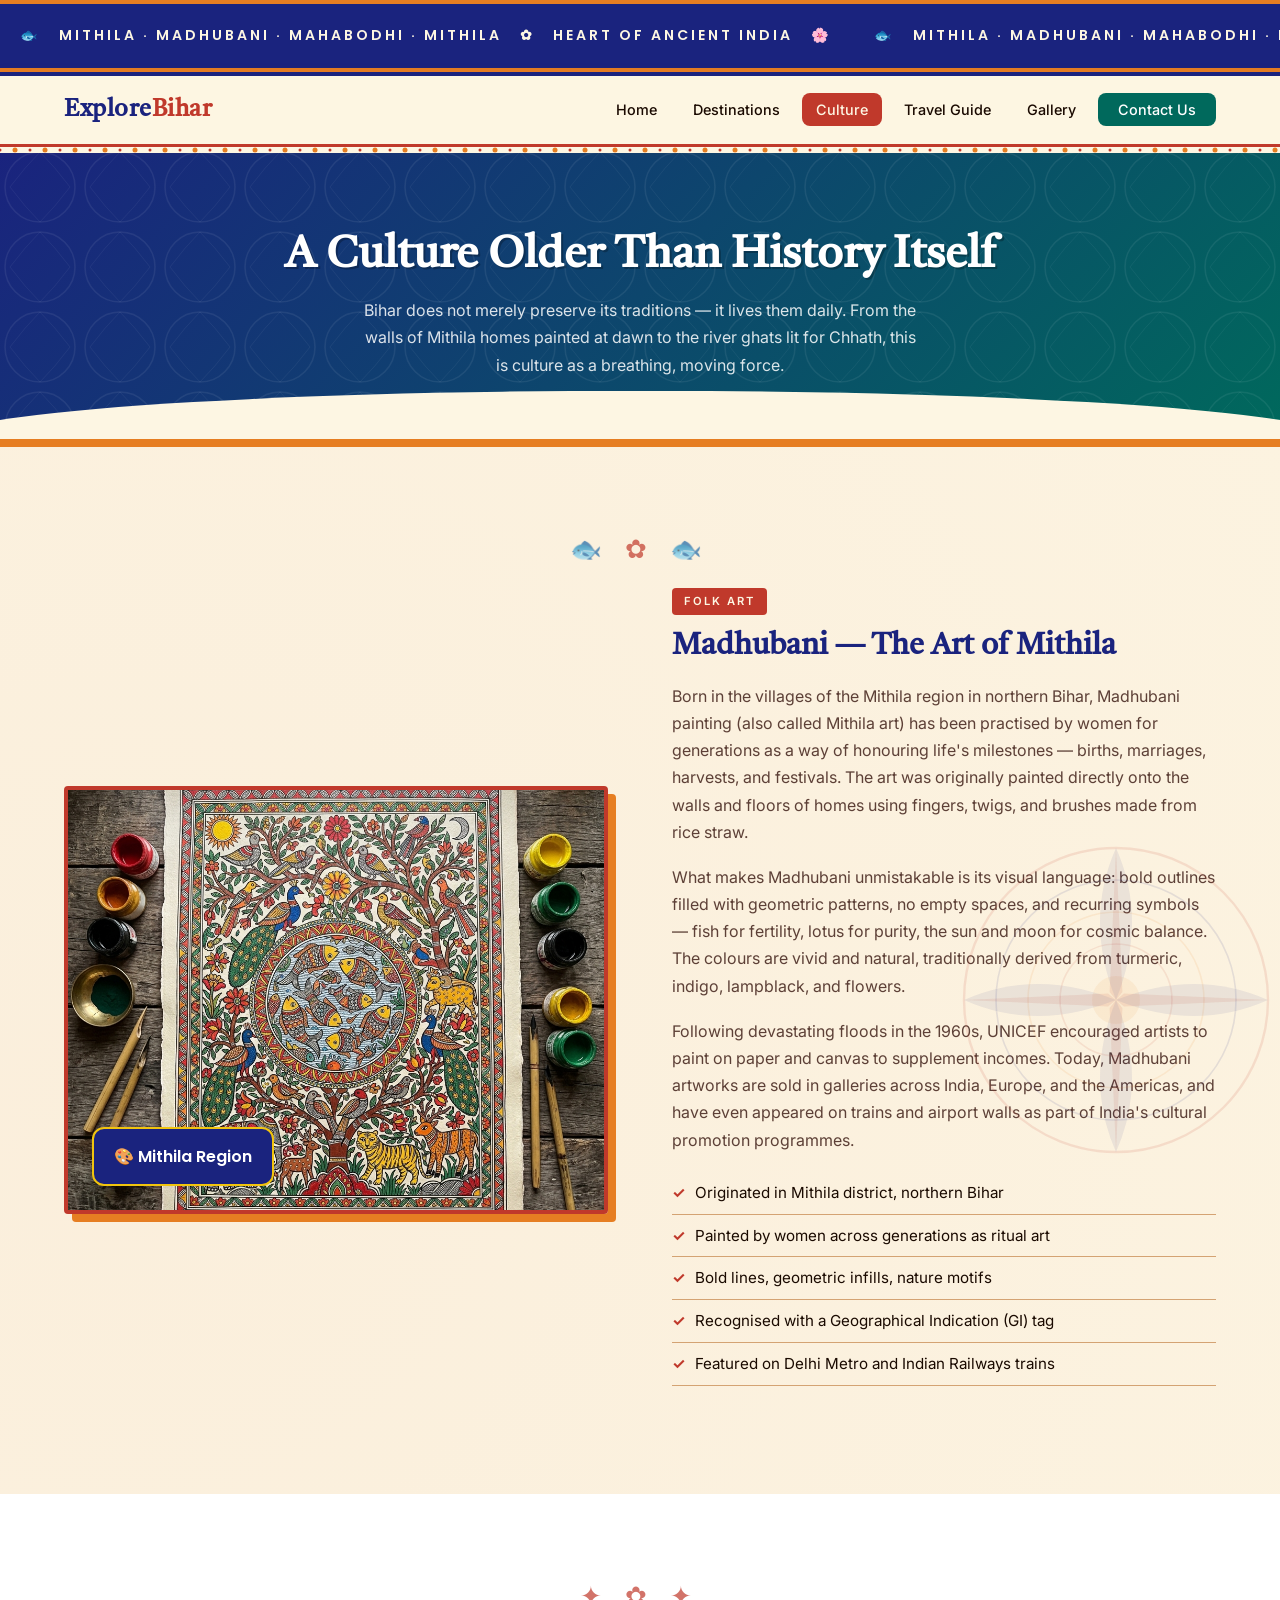
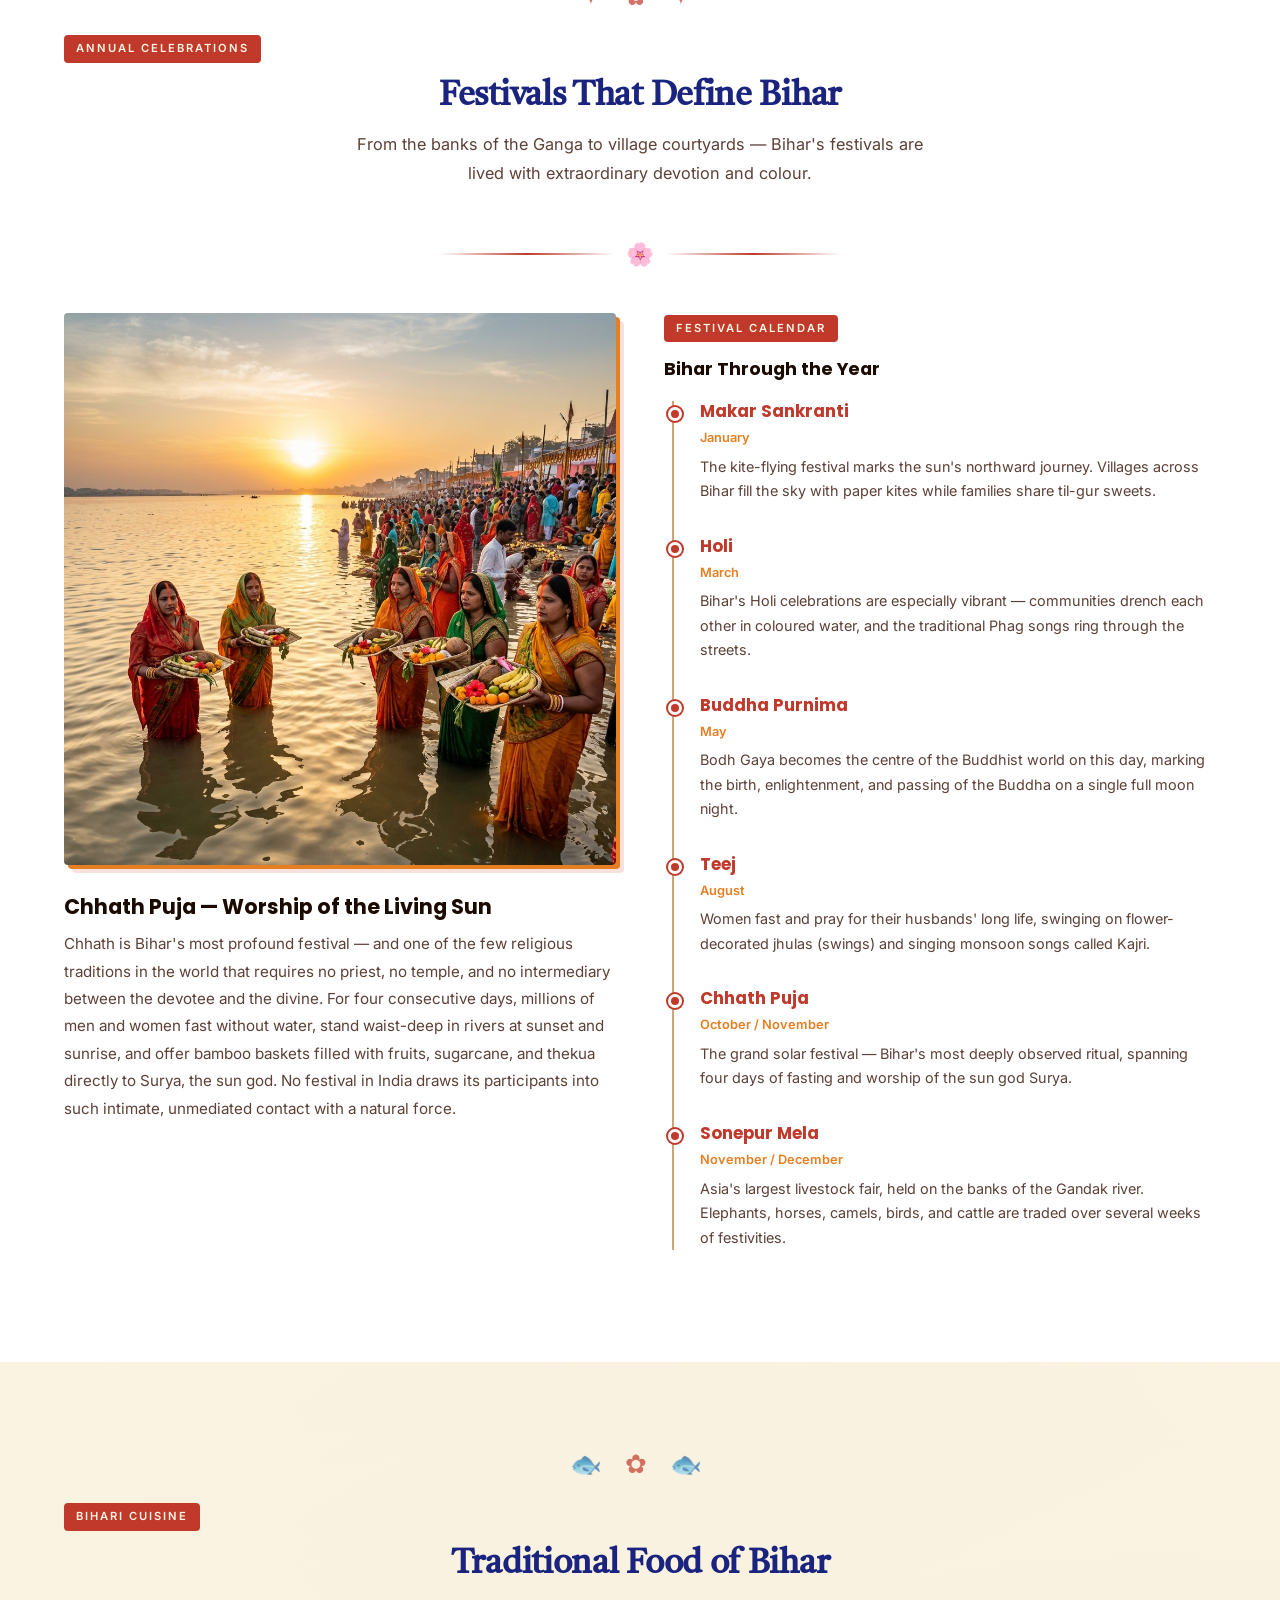
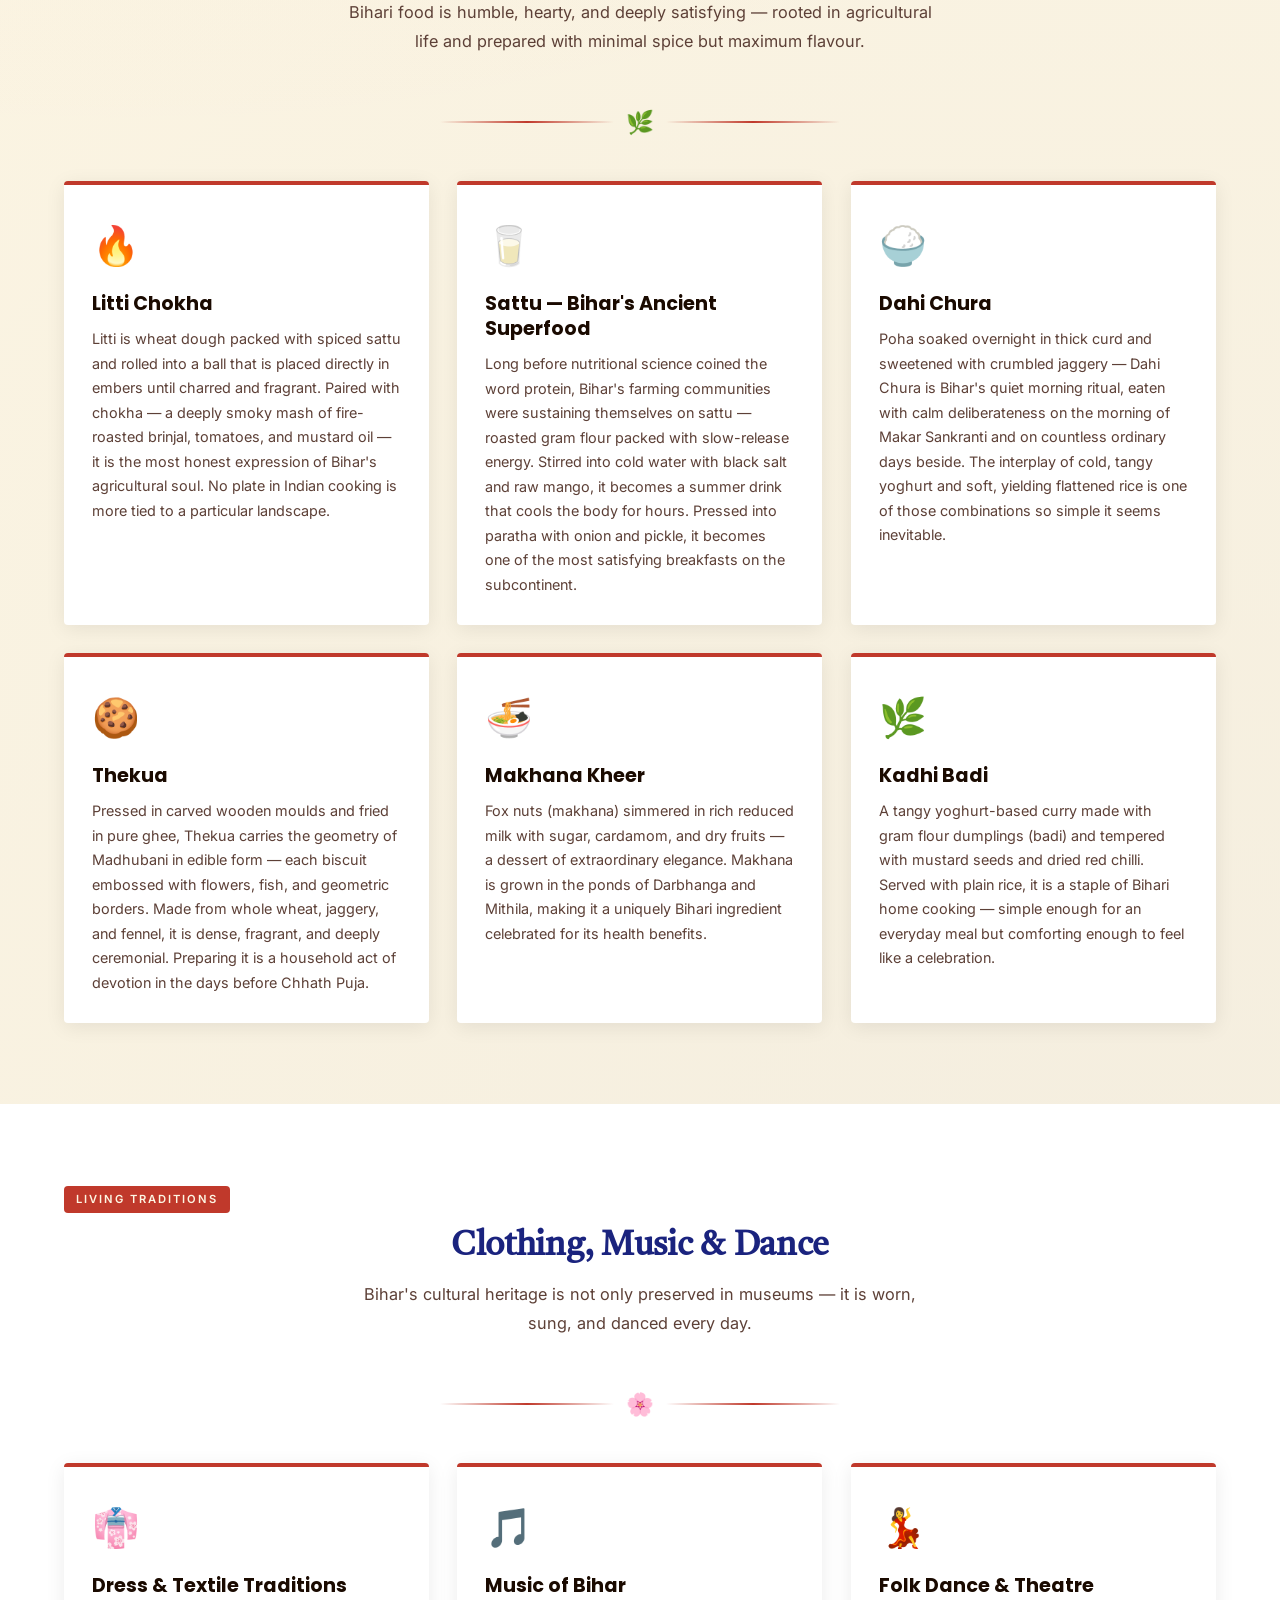
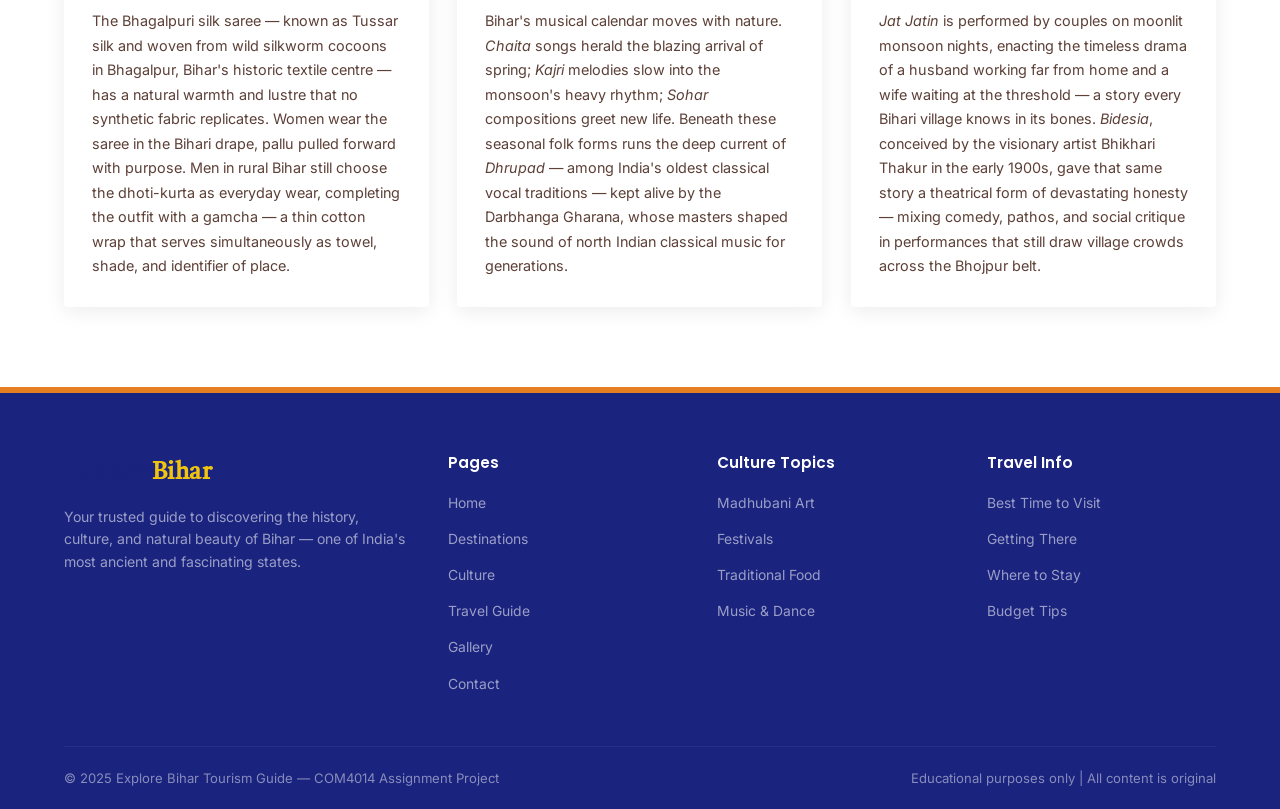
<file: culture.html>
﻿<!DOCTYPE html>
<html lang="en">
<head>
  <meta charset="UTF-8" />
  <meta name="viewport" content="width=device-width, initial-scale=1.0" />
  <meta name="description" content="Immerse yourself in Bihar's living culture &mdash; Madhubani folk painting, the solar rituals of Chhath Puja, legendary Bihari cuisine, classical Dhrupad music, and the dance traditions of Mithila." />
  <title>Culture &amp; Living Traditions &mdash; Explore Bihar</title>
  <link rel="stylesheet" href="css/style.css" />
  <link rel="stylesheet" href="css/madhubani.css" />
</head>
<body>

  
  <div class="art-banner" role="complementary" aria-label="Madhubani cultural banner">
    <div class="art-banner-inner">
      &#x1F41F; &nbsp; Mithila &middot; Madhubani &middot; Mahabodhi &middot; Mithila &nbsp; &#x273F; &nbsp; Heart of Ancient India &nbsp; &#x1F338; &nbsp; &nbsp; &nbsp;
      &#x1F41F; &nbsp; Mithila &middot; Madhubani &middot; Mahabodhi &middot; Mithila &nbsp; &#x273F; &nbsp; Heart of Ancient India &nbsp; &#x1F338; &nbsp; &nbsp; &nbsp;
    </div>
  </div>

  <header>
    <nav class="navbar" role="navigation" aria-label="Main navigation">
      <div class="nav-inner">
        <a href="index.html" class="nav-logo">Explore<span>Bihar</span></a>
        <button class="hamburger" id="hamburger" aria-label="Toggle navigation" aria-expanded="false">
          <span></span><span></span><span></span>
        </button>
        <ul class="nav-links" id="nav-links" role="list">
          <li><a href="index.html">Home</a></li>
          <li><a href="destinations.html">Destinations</a></li>
          <li><a href="culture.html" class="active">Culture</a></li>
          <li><a href="travelguide.html">Travel Guide</a></li>
          <li><a href="gallery.html">Gallery</a></li>
          <li><a href="contact.html" class="nav-cta">Contact Us</a></li>
        </ul>
      </div>
    </nav>
  </header>

  <main>

    <section class="page-hero" aria-label="Culture page header">
      <h1>A Culture Older Than History Itself</h1>
      <p>Bihar does not merely preserve its traditions &mdash; it lives them daily. From the walls of Mithila homes painted at dawn to the river ghats lit for Chhath, this is culture as a breathing, moving force.</p>
    </section>

    
    <section class="section-pad" id="art" aria-labelledby="art-heading">
      <div class="container">
        <div class="section-ornament" aria-hidden="true">&#x1F41F; &#x273F; &#x1F41F;</div>
        <div class="about-grid mandala-bg">
          <div class="about-img-wrap">
            <img src="images/madhubani.png" alt="Close-up of Madhubani painting showing fish and peacock motifs in bright colours" />
            <div class="about-badge">&#x1F3A8; Mithila Region</div>
          </div>
          <div class="about-text">
            <span class="tag">Folk Art</span>
            <h2 id="art-heading">Madhubani &mdash; The Art of Mithila</h2>
            <p>Born in the villages of the Mithila region in northern Bihar, Madhubani painting (also called Mithila art) has been practised by women for generations as a way of honouring life's milestones &mdash; births, marriages, harvests, and festivals. The art was originally painted directly onto the walls and floors of homes using fingers, twigs, and brushes made from rice straw.</p>
            <p>What makes Madhubani unmistakable is its visual language: bold outlines filled with geometric patterns, no empty spaces, and recurring symbols &mdash; fish for fertility, lotus for purity, the sun and moon for cosmic balance. The colours are vivid and natural, traditionally derived from turmeric, indigo, lampblack, and flowers.</p>
            <p>Following devastating floods in the 1960s, UNICEF encouraged artists to paint on paper and canvas to supplement incomes. Today, Madhubani artworks are sold in galleries across India, Europe, and the Americas, and have even appeared on trains and airport walls as part of India's cultural promotion programmes.</p>
            <ul class="about-list">
              <li>Originated in Mithila district, northern Bihar</li>
              <li>Painted by women across generations as ritual art</li>
              <li>Bold lines, geometric infills, nature motifs</li>
              <li>Recognised with a Geographical Indication (GI) tag</li>
              <li>Featured on Delhi Metro and Indian Railways trains</li>
            </ul>
          </div>
        </div>
      </div>
    </section>

    
    <section class="section-pad" id="festivals" style="background:#fff;" aria-labelledby="fest-heading">
      <div class="container">
        <div class="section-ornament" aria-hidden="true">&#x2726; &#x273F; &#x2726;</div>
        <span class="tag">Annual Celebrations</span>
        <h2 class="section-title" id="fest-heading">Festivals That Define Bihar</h2>
        <p class="section-subtitle">From the banks of the Ganga to village courtyards &mdash; Bihar's festivals are lived with extraordinary devotion and colour.</p>
        <div class="folk-divider" aria-hidden="true"><span class="folk-divider-icon">&#x1F338;</span></div>
        <div style="display:grid;grid-template-columns:1fr 1fr;gap:48px;align-items:start;">
          <div>
            <img src="images/chhath.png" alt="Thousands of devotees wading into the Ganga during Chhath Puja at sunrise" style="width:100%;border-radius:4px;margin-bottom:28px;box-shadow:4px 4px 0 #e67e22,8px 8px 0 rgba(192,57,43,0.15);" loading="lazy" />
            <h3 style="font-size:1.3rem;margin-bottom:10px;">Chhath Puja &mdash; Worship of the Living Sun</h3>
            <p style="color:#5d4037;font-size:0.95rem;line-height:1.8;">Chhath is Bihar's most profound festival &mdash; and one of the few religious traditions in the world that requires no priest, no temple, and no intermediary between the devotee and the divine. For four consecutive days, millions of men and women fast without water, stand waist-deep in rivers at sunset and sunrise, and offer bamboo baskets filled with fruits, sugarcane, and thekua directly to Surya, the sun god. No festival in India draws its participants into such intimate, unmediated contact with a natural force.</p>
          </div>
          <div>
            <span class="tag" style="margin-bottom:16px;display:inline-block;">Festival Calendar</span>
            <h3 style="font-size:1.1rem;margin-bottom:20px;color:#1a0a00;">Bihar Through the Year</h3>
            <div class="timeline">
              <div class="tl-item">
                <h4>Makar Sankranti</h4>
                <div class="tl-date">January</div>
                <p>The kite-flying festival marks the sun's northward journey. Villages across Bihar fill the sky with paper kites while families share til-gur sweets.</p>
              </div>
              <div class="tl-item">
                <h4>Holi</h4>
                <div class="tl-date">March</div>
                <p>Bihar's Holi celebrations are especially vibrant &mdash; communities drench each other in coloured water, and the traditional Phag songs ring through the streets.</p>
              </div>
              <div class="tl-item">
                <h4>Buddha Purnima</h4>
                <div class="tl-date">May</div>
                <p>Bodh Gaya becomes the centre of the Buddhist world on this day, marking the birth, enlightenment, and passing of the Buddha on a single full moon night.</p>
              </div>
              <div class="tl-item">
                <h4>Teej</h4>
                <div class="tl-date">August</div>
                <p>Women fast and pray for their husbands' long life, swinging on flower-decorated jhulas (swings) and singing monsoon songs called Kajri.</p>
              </div>
              <div class="tl-item">
                <h4>Chhath Puja</h4>
                <div class="tl-date">October / November</div>
                <p>The grand solar festival &mdash; Bihar's most deeply observed ritual, spanning four days of fasting and worship of the sun god Surya.</p>
              </div>
              <div class="tl-item">
                <h4>Sonepur Mela</h4>
                <div class="tl-date">November / December</div>
                <p>Asia's largest livestock fair, held on the banks of the Gandak river. Elephants, horses, camels, birds, and cattle are traded over several weeks of festivities.</p>
              </div>
            </div>
          </div>
        </div>
      </div>
    </section>

    
    <section class="section-pad" id="food" aria-labelledby="food-heading">
      <div class="container">
        <div class="section-ornament" aria-hidden="true">&#x1F41F; &#x273F; &#x1F41F;</div>
        <span class="tag">Bihari Cuisine</span>
        <h2 class="section-title" id="food-heading">Traditional Food of Bihar</h2>
        <p class="section-subtitle">Bihari food is humble, hearty, and deeply satisfying &mdash; rooted in agricultural life and prepared with minimal spice but maximum flavour.</p>
        <div class="folk-divider" aria-hidden="true"><span class="folk-divider-icon">&#x1F33F;</span></div>
        <div class="culture-grid">
          <div class="culture-card">
            <div class="culture-icon">&#x1F525;</div>
            <h3>Litti Chokha</h3>
            <p>Litti is wheat dough packed with spiced sattu and rolled into a ball that is placed directly in embers until charred and fragrant. Paired with chokha &mdash; a deeply smoky mash of fire-roasted brinjal, tomatoes, and mustard oil &mdash; it is the most honest expression of Bihar's agricultural soul. No plate in Indian cooking is more tied to a particular landscape.</p>
          </div>
          <div class="culture-card">
            <div class="culture-icon">&#x1F95B;</div>
            <h3>Sattu &mdash; Bihar's Ancient Superfood</h3>
            <p>Long before nutritional science coined the word protein, Bihar's farming communities were sustaining themselves on sattu &mdash; roasted gram flour packed with slow-release energy. Stirred into cold water with black salt and raw mango, it becomes a summer drink that cools the body for hours. Pressed into paratha with onion and pickle, it becomes one of the most satisfying breakfasts on the subcontinent.</p>
          </div>
          <div class="culture-card">
            <div class="culture-icon">&#x1F35A;</div>
            <h3>Dahi Chura</h3>
            <p>Poha soaked overnight in thick curd and sweetened with crumbled jaggery &mdash; Dahi Chura is Bihar's quiet morning ritual, eaten with calm deliberateness on the morning of Makar Sankranti and on countless ordinary days beside. The interplay of cold, tangy yoghurt and soft, yielding flattened rice is one of those combinations so simple it seems inevitable.</p>
          </div>
          <div class="culture-card">
            <div class="culture-icon">&#x1F36A;</div>
            <h3>Thekua</h3>
            <p>Pressed in carved wooden moulds and fried in pure ghee, Thekua carries the geometry of Madhubani in edible form &mdash; each biscuit embossed with flowers, fish, and geometric borders. Made from whole wheat, jaggery, and fennel, it is dense, fragrant, and deeply ceremonial. Preparing it is a household act of devotion in the days before Chhath Puja.</p>
          </div>
          <div class="culture-card">
            <div class="culture-icon">&#x1F35C;</div>
            <h3>Makhana Kheer</h3>
            <p>Fox nuts (makhana) simmered in rich reduced milk with sugar, cardamom, and dry fruits &mdash; a dessert of extraordinary elegance. Makhana is grown in the ponds of Darbhanga and Mithila, making it a uniquely Bihari ingredient celebrated for its health benefits.</p>
          </div>
          <div class="culture-card">
            <div class="culture-icon">&#x1F33F;</div>
            <h3>Kadhi Badi</h3>
            <p>A tangy yoghurt-based curry made with gram flour dumplings (badi) and tempered with mustard seeds and dried red chilli. Served with plain rice, it is a staple of Bihari home cooking &mdash; simple enough for an everyday meal but comforting enough to feel like a celebration.</p>
          </div>
        </div>
      </div>
    </section>

    
    <section class="section-pad" id="heritage" style="background:#fff;" aria-labelledby="heritage-heading">
      <div class="container">
        <span class="tag">Living Traditions</span>
        <h2 class="section-title" id="heritage-heading">Clothing, Music &amp; Dance</h2>
        <p class="section-subtitle">Bihar's cultural heritage is not only preserved in museums &mdash; it is worn, sung, and danced every day.</p>
        <div class="folk-divider" aria-hidden="true"><span class="folk-divider-icon">&#x1F338;</span></div>
        <div class="culture-grid">
          <div class="culture-card">
            <div class="culture-icon">&#x1F458;</div>
            <h3>Dress &amp; Textile Traditions</h3>
            <p>The Bhagalpuri silk saree &mdash; known as Tussar silk and woven from wild silkworm cocoons in Bhagalpur, Bihar's historic textile centre &mdash; has a natural warmth and lustre that no synthetic fabric replicates. Women wear the saree in the Bihari drape, pallu pulled forward with purpose. Men in rural Bihar still choose the dhoti-kurta as everyday wear, completing the outfit with a gamcha &mdash; a thin cotton wrap that serves simultaneously as towel, shade, and identifier of place.</p>
          </div>
          <div class="culture-card">
            <div class="culture-icon">&#x1F3B5;</div>
            <h3>Music of Bihar</h3>
            <p>Bihar's musical calendar moves with nature. <em>Chaita</em> songs herald the blazing arrival of spring; <em>Kajri</em> melodies slow into the monsoon's heavy rhythm; <em>Sohar</em> compositions greet new life. Beneath these seasonal folk forms runs the deep current of <em>Dhrupad</em> &mdash; among India's oldest classical vocal traditions &mdash; kept alive by the Darbhanga Gharana, whose masters shaped the sound of north Indian classical music for generations.</p>
          </div>
          <div class="culture-card">
            <div class="culture-icon">&#x1F483;</div>
            <h3>Folk Dance &amp; Theatre</h3>
            <p><em>Jat Jatin</em> is performed by couples on moonlit monsoon nights, enacting the timeless drama of a husband working far from home and a wife waiting at the threshold &mdash; a story every Bihari village knows in its bones. <em>Bidesia</em>, conceived by the visionary artist Bhikhari Thakur in the early 1900s, gave that same story a theatrical form of devastating honesty &mdash; mixing comedy, pathos, and social critique in performances that still draw village crowds across the Bhojpur belt.</p>
          </div>
        </div>
      </div>
    </section>

  </main>

  <footer role="contentinfo">
    <div class="container">
      <div class="footer-grid">
        <div class="footer-brand">
          <div class="nav-logo">Explore<span style="color:#f59e0b;">Bihar</span></div>
          <p>Your trusted guide to discovering the history, culture, and natural beauty of Bihar &mdash; one of India's most ancient and fascinating states.</p>
        </div>
        <div class="footer-col">
          <h4>Pages</h4>
          <ul>
            <li><a href="index.html">Home</a></li>
            <li><a href="destinations.html">Destinations</a></li>
            <li><a href="culture.html">Culture</a></li>
            <li><a href="travelguide.html">Travel Guide</a></li>
            <li><a href="gallery.html">Gallery</a></li>
            <li><a href="contact.html">Contact</a></li>
          </ul>
        </div>
        <div class="footer-col">
          <h4>Culture Topics</h4>
          <ul>
            <li><a href="#art">Madhubani Art</a></li>
            <li><a href="#festivals">Festivals</a></li>
            <li><a href="#food">Traditional Food</a></li>
            <li><a href="#heritage">Music &amp; Dance</a></li>
          </ul>
        </div>
        <div class="footer-col">
          <h4>Travel Info</h4>
          <ul>
            <li><a href="travelguide.html#best-time">Best Time to Visit</a></li>
            <li><a href="travelguide.html#transport">Getting There</a></li>
            <li><a href="travelguide.html#hotels">Where to Stay</a></li>
            <li><a href="travelguide.html#budget">Budget Tips</a></li>
          </ul>
        </div>
      </div>
      <div class="footer-bottom">
        <span>&copy; 2025 Explore Bihar Tourism Guide &mdash; COM4014 Assignment Project</span>
        <span>Educational purposes only | All content is original</span>
      </div>
    </div>
  </footer>

  <script>
    const btn = document.getElementById('hamburger');
    const links = document.getElementById('nav-links');
    btn.addEventListener('click', () => {
      const open = links.classList.toggle('open');
      btn.setAttribute('aria-expanded', open);
    });
  </script>
</body>
</html>
</file>
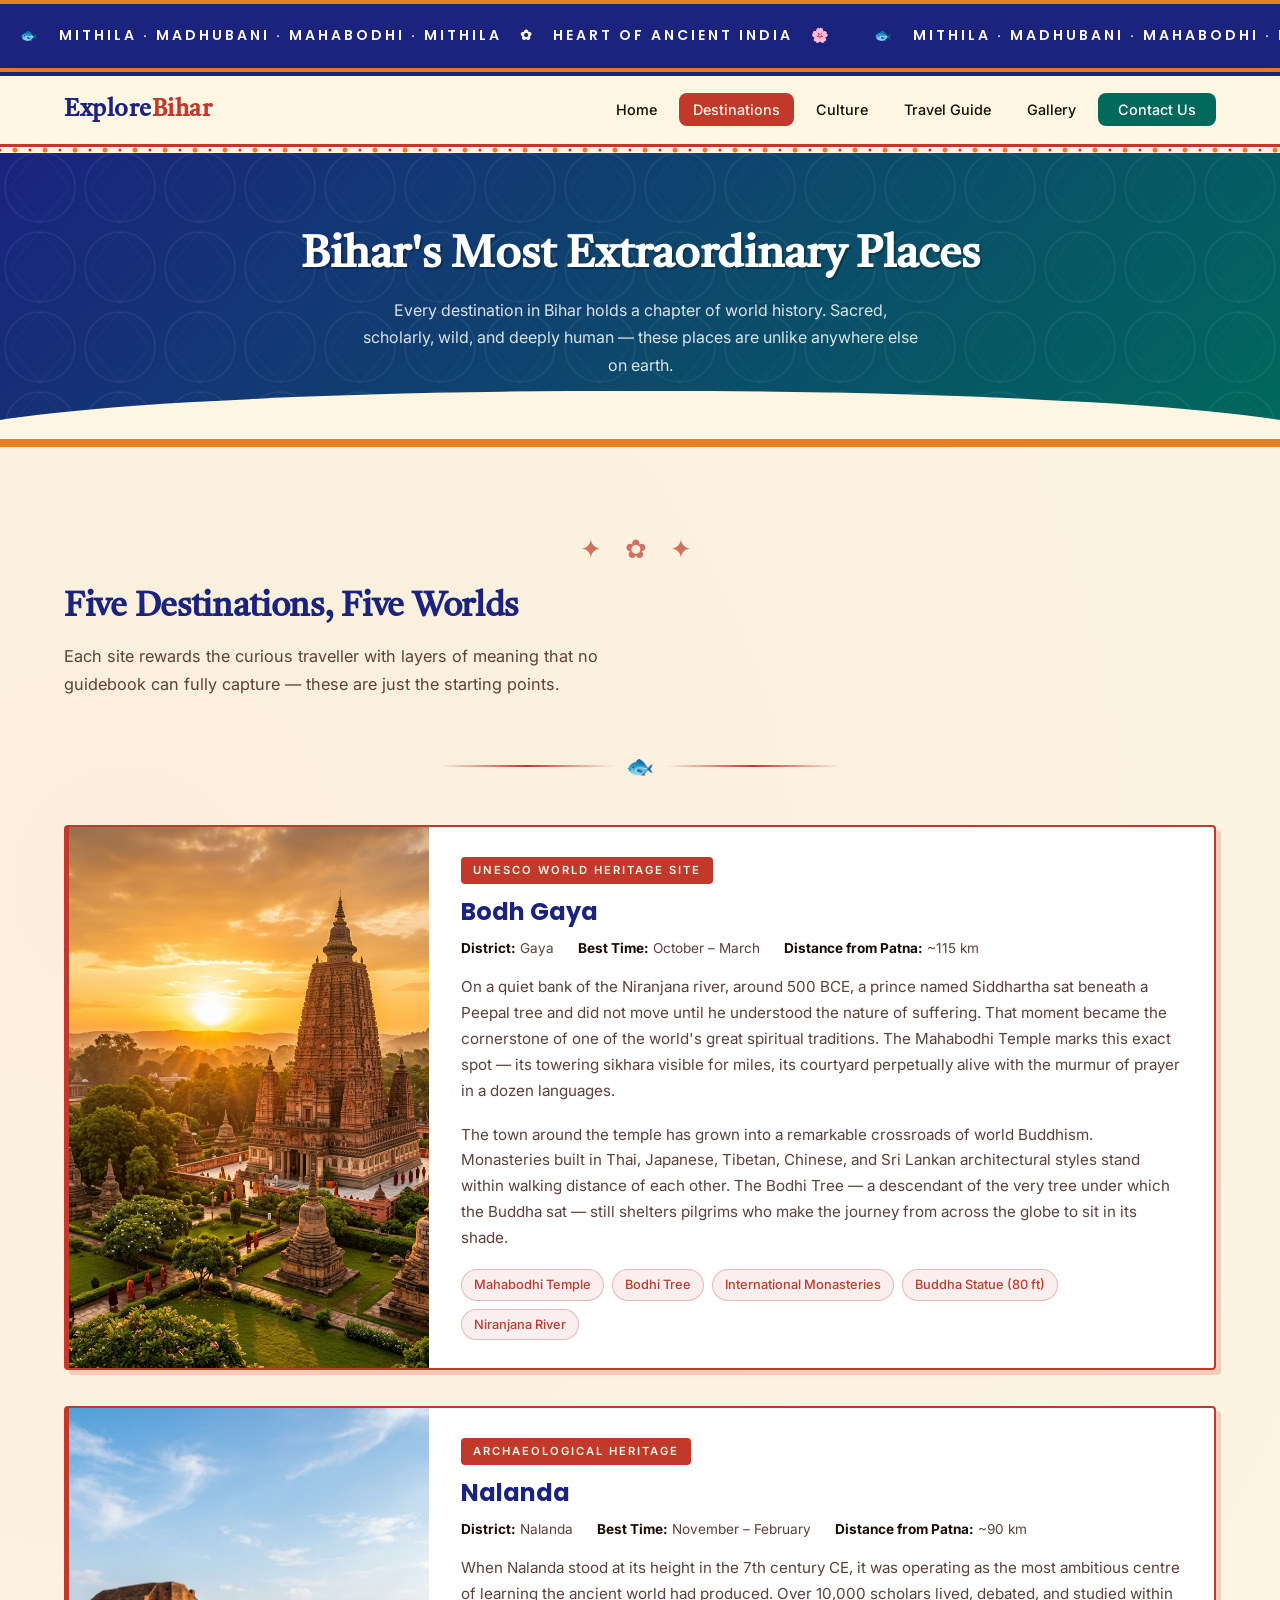
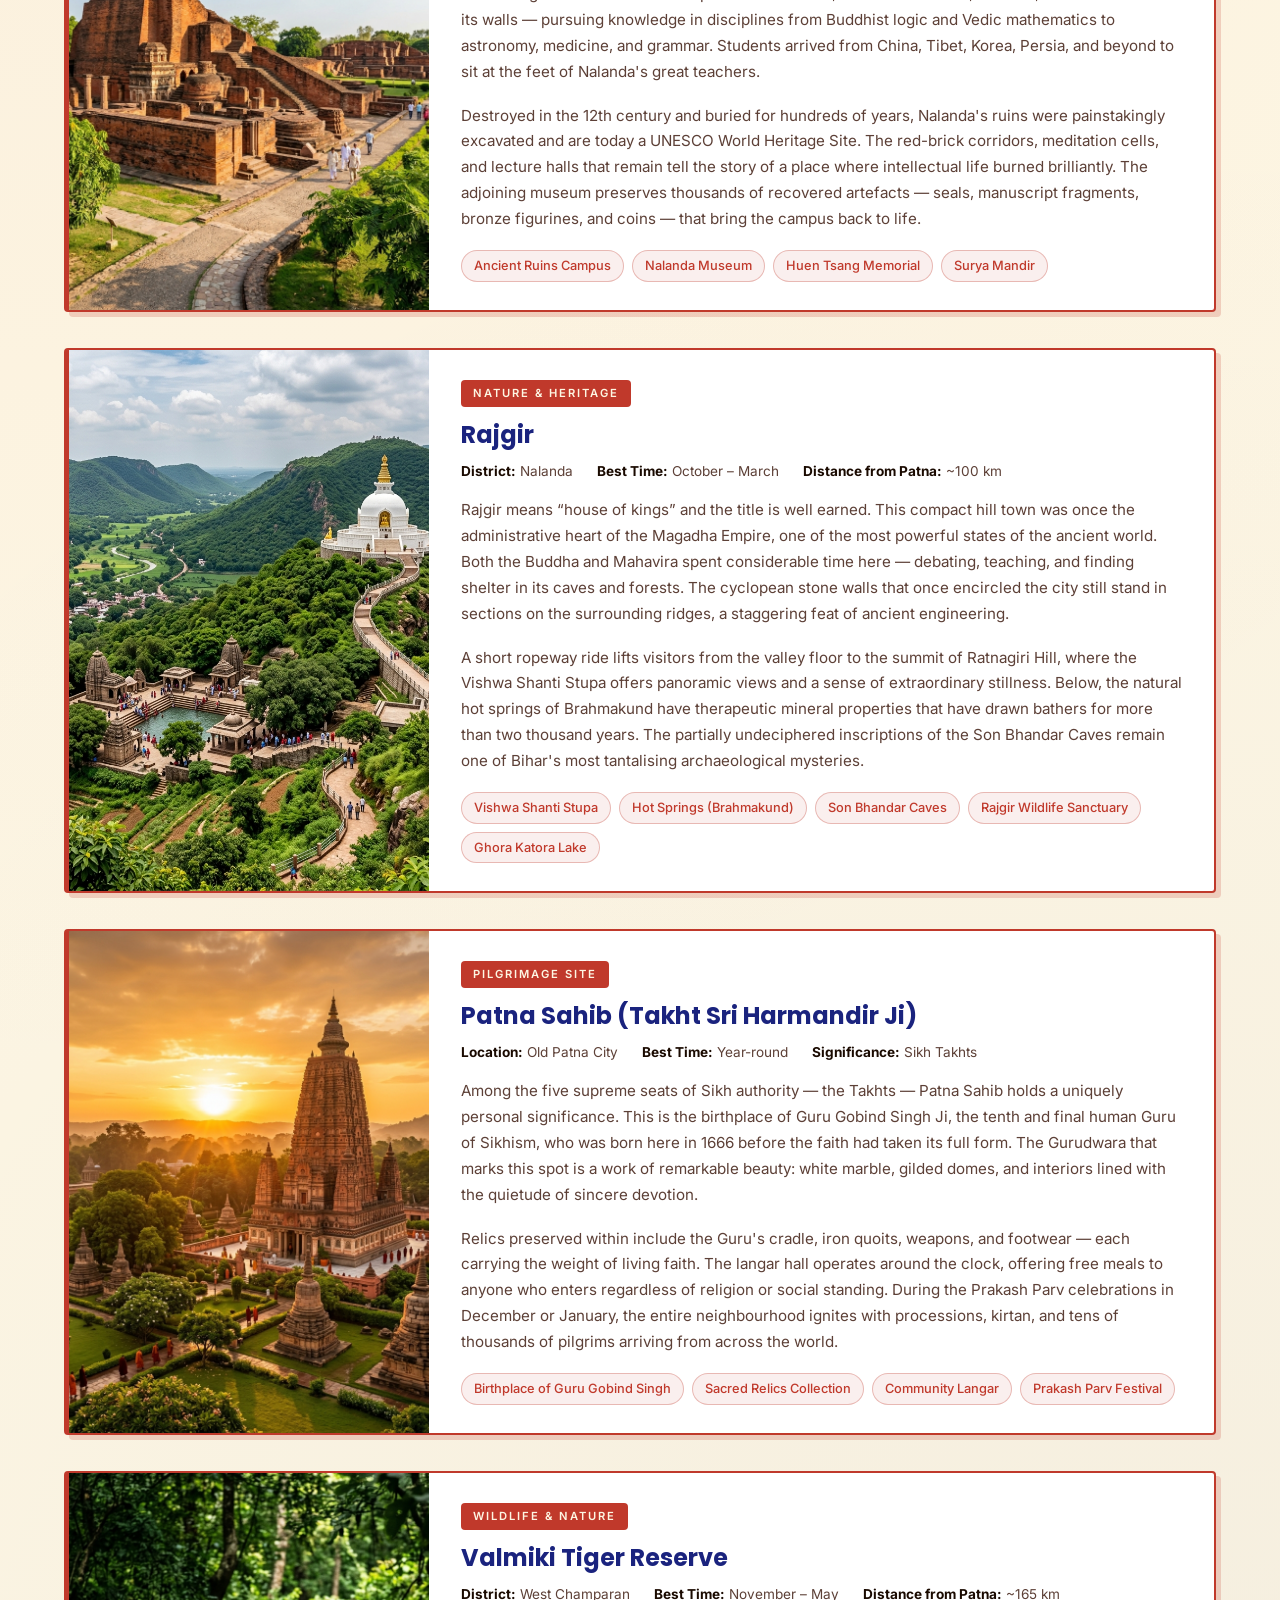
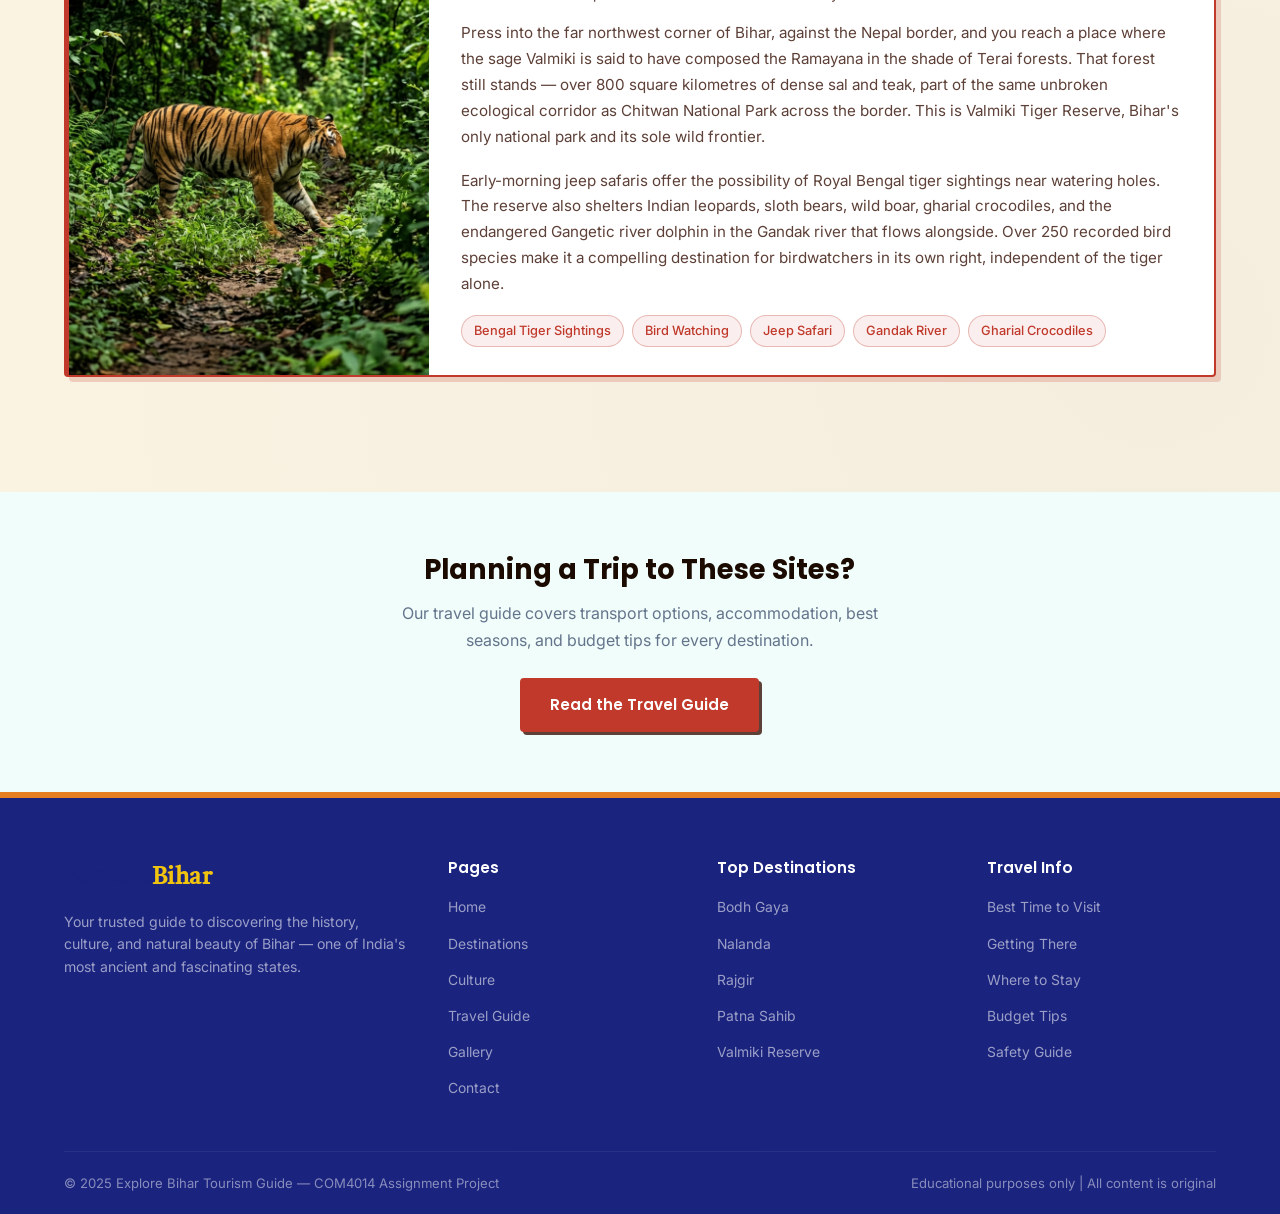
<file: destinations.html>
﻿<!DOCTYPE html>
<html lang="en">
<head>
  <meta charset="UTF-8" />
  <meta name="viewport" content="width=device-width, initial-scale=1.0" />
  <meta name="description" content="Discover Bihar's top tourist destinations - Bodh Gaya, Nalanda, Rajgir, Patna Sahib, and Valmiki Tiger Reserve. Full travel information and highlights." />
  <title>Destinations - Explore Bihar Tourism</title>
  <link rel="stylesheet" href="css/style.css" />
  <link rel="stylesheet" href="css/madhubani.css" />
</head>
<body>

  
  <div class="art-banner" role="complementary" aria-label="Madhubani cultural banner">
    <div class="art-banner-inner">
      &#x1F41F; &nbsp; Mithila &middot; Madhubani &middot; Mahabodhi &middot; Mithila &nbsp; &#x273F; &nbsp; Heart of Ancient India &nbsp; &#x1F338; &nbsp; &nbsp; &nbsp;
      &#x1F41F; &nbsp; Mithila &middot; Madhubani &middot; Mahabodhi &middot; Mithila &nbsp; &#x273F; &nbsp; Heart of Ancient India &nbsp; &#x1F338; &nbsp; &nbsp; &nbsp;
    </div>
  </div>

  
  <header>
    <nav class="navbar" role="navigation" aria-label="Main navigation">
      <div class="nav-inner">
        <a href="index.html" class="nav-logo">Explore<span>Bihar</span></a>
        <button class="hamburger" id="hamburger" aria-label="Toggle navigation menu" aria-expanded="false">
          <span></span><span></span><span></span>
        </button>
        <ul class="nav-links" id="nav-links" role="list">
          <li><a href="index.html">Home</a></li>
          <li><a href="destinations.html" class="active">Destinations</a></li>
          <li><a href="culture.html">Culture</a></li>
          <li><a href="travelguide.html">Travel Guide</a></li>
          <li><a href="gallery.html">Gallery</a></li>
          <li><a href="contact.html" class="nav-cta">Contact Us</a></li>
        </ul>
      </div>
    </nav>
  </header>

  <main>

    
    <section class="page-hero" aria-label="Destinations page header">
      <h1>Bihar's Most Extraordinary Places</h1>
      <p>Every destination in Bihar holds a chapter of world history. Sacred, scholarly, wild, and deeply human &mdash; these places are unlike anywhere else on earth.</p>
    </section>

    
    <section class="section-pad" aria-labelledby="dest-list-heading">
      <div class="container">
        <div class="section-ornament" aria-hidden="true">&#x2726; &#x273F; &#x2726;</div>
        <h2 class="section-title" id="dest-list-heading" style="text-align:left;">Five Destinations, Five Worlds</h2>
        <p class="section-subtitle" style="text-align:left;margin-left:0;">Each site rewards the curious traveller with layers of meaning that no guidebook can fully capture &mdash; these are just the starting points.</p>
        <div class="folk-divider" aria-hidden="true"><span class="folk-divider-icon">&#x1F41F;</span></div>

        
        <article class="dest-card" id="bodh-gaya" aria-labelledby="bg-title">
          <img src="images/hero-bg.png" alt="The Mahabodhi Temple complex in Bodh Gaya illuminated at dusk" loading="lazy" />
          <div class="dest-info">
            <span class="tag">UNESCO World Heritage Site</span>
            <h2 id="bg-title">Bodh Gaya</h2>
            <div class="dest-meta">
              <span><strong>District:</strong> Gaya</span>
              <span><strong>Best Time:</strong> October &ndash; March</span>
              <span><strong>Distance from Patna:</strong> ~115 km</span>
            </div>
            <p>On a quiet bank of the Niranjana river, around 500 BCE, a prince named Siddhartha sat beneath a Peepal tree and did not move until he understood the nature of suffering. That moment became the cornerstone of one of the world's great spiritual traditions. The Mahabodhi Temple marks this exact spot &mdash; its towering sikhara visible for miles, its courtyard perpetually alive with the murmur of prayer in a dozen languages.</p>
            <p>The town around the temple has grown into a remarkable crossroads of world Buddhism. Monasteries built in Thai, Japanese, Tibetan, Chinese, and Sri Lankan architectural styles stand within walking distance of each other. The Bodhi Tree &mdash; a descendant of the very tree under which the Buddha sat &mdash; still shelters pilgrims who make the journey from across the globe to sit in its shade.</p>
            <div class="highlights">
              <span class="highlight-pill">Mahabodhi Temple</span>
              <span class="highlight-pill">Bodhi Tree</span>
              <span class="highlight-pill">International Monasteries</span>
              <span class="highlight-pill">Buddha Statue (80 ft)</span>
              <span class="highlight-pill">Niranjana River</span>
            </div>
          </div>
        </article>

        
        <article class="dest-card" id="nalanda" aria-labelledby="nl-title">
          <img src="images/nalanda.png" alt="Red brick ruins of ancient Nalanda University campus with manicured lawns" loading="lazy" />
          <div class="dest-info">
            <span class="tag">Archaeological Heritage</span>
            <h2 id="nl-title">Nalanda</h2>
            <div class="dest-meta">
              <span><strong>District:</strong> Nalanda</span>
              <span><strong>Best Time:</strong> November &ndash; February</span>
              <span><strong>Distance from Patna:</strong> ~90 km</span>
            </div>
            <p>When Nalanda stood at its height in the 7th century CE, it was operating as the most ambitious centre of learning the ancient world had produced. Over 10,000 scholars lived, debated, and studied within its walls &mdash; pursuing knowledge in disciplines from Buddhist logic and Vedic mathematics to astronomy, medicine, and grammar. Students arrived from China, Tibet, Korea, Persia, and beyond to sit at the feet of Nalanda's great teachers.</p>
            <p>Destroyed in the 12th century and buried for hundreds of years, Nalanda's ruins were painstakingly excavated and are today a UNESCO World Heritage Site. The red-brick corridors, meditation cells, and lecture halls that remain tell the story of a place where intellectual life burned brilliantly. The adjoining museum preserves thousands of recovered artefacts &mdash; seals, manuscript fragments, bronze figurines, and coins &mdash; that bring the campus back to life.</p>
            <div class="highlights">
              <span class="highlight-pill">Ancient Ruins Campus</span>
              <span class="highlight-pill">Nalanda Museum</span>
              <span class="highlight-pill">Huen Tsang Memorial</span>
              <span class="highlight-pill">Surya Mandir</span>
            </div>
          </div>
        </article>

        
        <article class="dest-card" id="rajgir" aria-labelledby="rj-title">
          <img src="images/rajgir.png" alt="Cable car ascending the green hills of Rajgir with stupa visible at the summit" loading="lazy" />
          <div class="dest-info">
            <span class="tag">Nature &amp; Heritage</span>
            <h2 id="rj-title">Rajgir</h2>
            <div class="dest-meta">
              <span><strong>District:</strong> Nalanda</span>
              <span><strong>Best Time:</strong> October &ndash; March</span>
              <span><strong>Distance from Patna:</strong> ~100 km</span>
            </div>
            <p>Rajgir means &ldquo;house of kings&rdquo; and the title is well earned. This compact hill town was once the administrative heart of the Magadha Empire, one of the most powerful states of the ancient world. Both the Buddha and Mahavira spent considerable time here &mdash; debating, teaching, and finding shelter in its caves and forests. The cyclopean stone walls that once encircled the city still stand in sections on the surrounding ridges, a staggering feat of ancient engineering.</p>
            <p>A short ropeway ride lifts visitors from the valley floor to the summit of Ratnagiri Hill, where the Vishwa Shanti Stupa offers panoramic views and a sense of extraordinary stillness. Below, the natural hot springs of Brahmakund have therapeutic mineral properties that have drawn bathers for more than two thousand years. The partially undeciphered inscriptions of the Son Bhandar Caves remain one of Bihar's most tantalising archaeological mysteries.</p>
            <div class="highlights">
              <span class="highlight-pill">Vishwa Shanti Stupa</span>
              <span class="highlight-pill">Hot Springs (Brahmakund)</span>
              <span class="highlight-pill">Son Bhandar Caves</span>
              <span class="highlight-pill">Rajgir Wildlife Sanctuary</span>
              <span class="highlight-pill">Ghora Katora Lake</span>
            </div>
          </div>
        </article>

        
        <article class="dest-card" id="patna-sahib" aria-labelledby="ps-title">
          <img src="images/hero-bg.png" alt="Takht Sri Patna Sahib Gurudwara with white marble exterior and golden dome" loading="lazy" />
          <div class="dest-info">
            <span class="tag">Pilgrimage Site</span>
            <h2 id="ps-title">Patna Sahib (Takht Sri Harmandir Ji)</h2>
            <div class="dest-meta">
              <span><strong>Location:</strong> Old Patna City</span>
              <span><strong>Best Time:</strong> Year-round</span>
              <span><strong>Significance:</strong> Sikh Takhts</span>
            </div>
            <p>Among the five supreme seats of Sikh authority &mdash; the Takhts &mdash; Patna Sahib holds a uniquely personal significance. This is the birthplace of Guru Gobind Singh Ji, the tenth and final human Guru of Sikhism, who was born here in 1666 before the faith had taken its full form. The Gurudwara that marks this spot is a work of remarkable beauty: white marble, gilded domes, and interiors lined with the quietude of sincere devotion.</p>
            <p>Relics preserved within include the Guru's cradle, iron quoits, weapons, and footwear &mdash; each carrying the weight of living faith. The langar hall operates around the clock, offering free meals to anyone who enters regardless of religion or social standing. During the Prakash Parv celebrations in December or January, the entire neighbourhood ignites with processions, kirtan, and tens of thousands of pilgrims arriving from across the world.</p>
            <div class="highlights">
              <span class="highlight-pill">Birthplace of Guru Gobind Singh</span>
              <span class="highlight-pill">Sacred Relics Collection</span>
              <span class="highlight-pill">Community Langar</span>
              <span class="highlight-pill">Prakash Parv Festival</span>
            </div>
          </div>
        </article>

        
        <article class="dest-card" id="valmiki" aria-labelledby="vt-title">
          <img src="images/valmiki.png" alt="Royal Bengal tiger walking through dense green forest in Valmiki Tiger Reserve" loading="lazy" />
          <div class="dest-info">
            <span class="tag">Wildlife &amp; Nature</span>
            <h2 id="vt-title">Valmiki Tiger Reserve</h2>
            <div class="dest-meta">
              <span><strong>District:</strong> West Champaran</span>
              <span><strong>Best Time:</strong> November &ndash; May</span>
              <span><strong>Distance from Patna:</strong> ~165 km</span>
            </div>
            <p>Press into the far northwest corner of Bihar, against the Nepal border, and you reach a place where the sage Valmiki is said to have composed the Ramayana in the shade of Terai forests. That forest still stands &mdash; over 800 square kilometres of dense sal and teak, part of the same unbroken ecological corridor as Chitwan National Park across the border. This is Valmiki Tiger Reserve, Bihar's only national park and its sole wild frontier.</p>
            <p>Early-morning jeep safaris offer the possibility of Royal Bengal tiger sightings near watering holes. The reserve also shelters Indian leopards, sloth bears, wild boar, gharial crocodiles, and the endangered Gangetic river dolphin in the Gandak river that flows alongside. Over 250 recorded bird species make it a compelling destination for birdwatchers in its own right, independent of the tiger alone.</p>
            <div class="highlights">
              <span class="highlight-pill">Bengal Tiger Sightings</span>
              <span class="highlight-pill">Bird Watching</span>
              <span class="highlight-pill">Jeep Safari</span>
              <span class="highlight-pill">Gandak River</span>
              <span class="highlight-pill">Gharial Crocodiles</span>
            </div>
          </div>
        </article>

      </div>
    </section>

    
    <section style="background:#f0fdfb;padding:60px 5%;text-align:center;" aria-labelledby="plan-cta">
      <div class="container">
        <h2 id="plan-cta" style="font-size:1.7rem;margin-bottom:12px;">Planning a Trip to These Sites?</h2>
        <p style="color:#64748b;max-width:500px;margin:0 auto 24px;">Our travel guide covers transport options, accommodation, best seasons, and budget tips for every destination.</p>
        <a href="travelguide.html" class="btn btn-primary">Read the Travel Guide</a>
      </div>
    </section>

  </main>

  
  <footer role="contentinfo">
    <div class="container">
      <div class="footer-grid">
        <div class="footer-brand">
          <div class="nav-logo">Explore<span style="color:#f59e0b;">Bihar</span></div>
          <p>Your trusted guide to discovering the history, culture, and natural beauty of Bihar &mdash; one of India's most ancient and fascinating states.</p>
        </div>
        <div class="footer-col">
          <h4>Pages</h4>
          <ul>
            <li><a href="index.html">Home</a></li>
            <li><a href="destinations.html">Destinations</a></li>
            <li><a href="culture.html">Culture</a></li>
            <li><a href="travelguide.html">Travel Guide</a></li>
            <li><a href="gallery.html">Gallery</a></li>
            <li><a href="contact.html">Contact</a></li>
          </ul>
        </div>
        <div class="footer-col">
          <h4>Top Destinations</h4>
          <ul>
            <li><a href="#bodh-gaya">Bodh Gaya</a></li>
            <li><a href="#nalanda">Nalanda</a></li>
            <li><a href="#rajgir">Rajgir</a></li>
            <li><a href="#patna-sahib">Patna Sahib</a></li>
            <li><a href="#valmiki">Valmiki Reserve</a></li>
          </ul>
        </div>
        <div class="footer-col">
          <h4>Travel Info</h4>
          <ul>
            <li><a href="travelguide.html#best-time">Best Time to Visit</a></li>
            <li><a href="travelguide.html#transport">Getting There</a></li>
            <li><a href="travelguide.html#hotels">Where to Stay</a></li>
            <li><a href="travelguide.html#budget">Budget Tips</a></li>
            <li><a href="travelguide.html#safety">Safety Guide</a></li>
          </ul>
        </div>
      </div>
      <div class="footer-bottom">
        <span>&copy; 2025 Explore Bihar Tourism Guide &mdash; COM4014 Assignment Project</span>
        <span>Educational purposes only | All content is original</span>
      </div>
    </div>
  </footer>

  <script>
    const btn = document.getElementById('hamburger');
    const links = document.getElementById('nav-links');
    btn.addEventListener('click', () => {
      const open = links.classList.toggle('open');
      btn.setAttribute('aria-expanded', open);
    });
  </script>
</body>
</html>
</file>
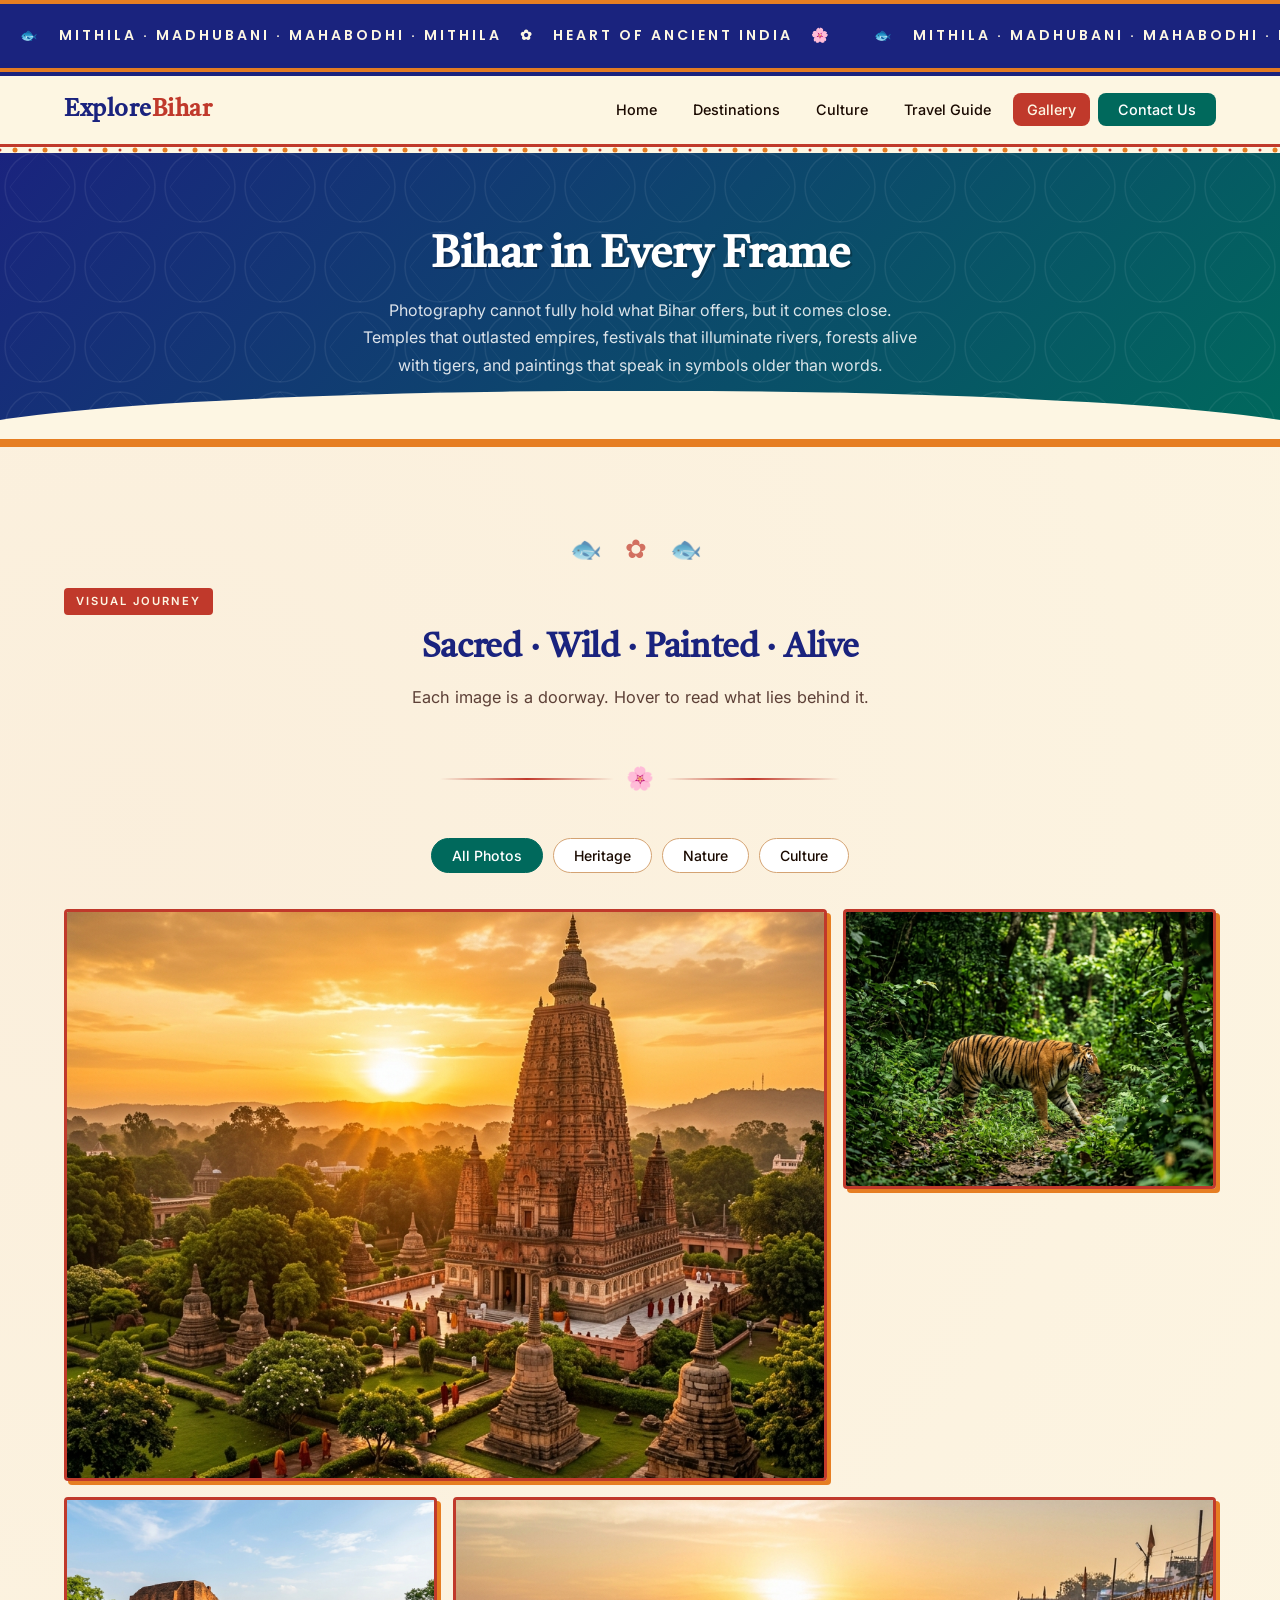
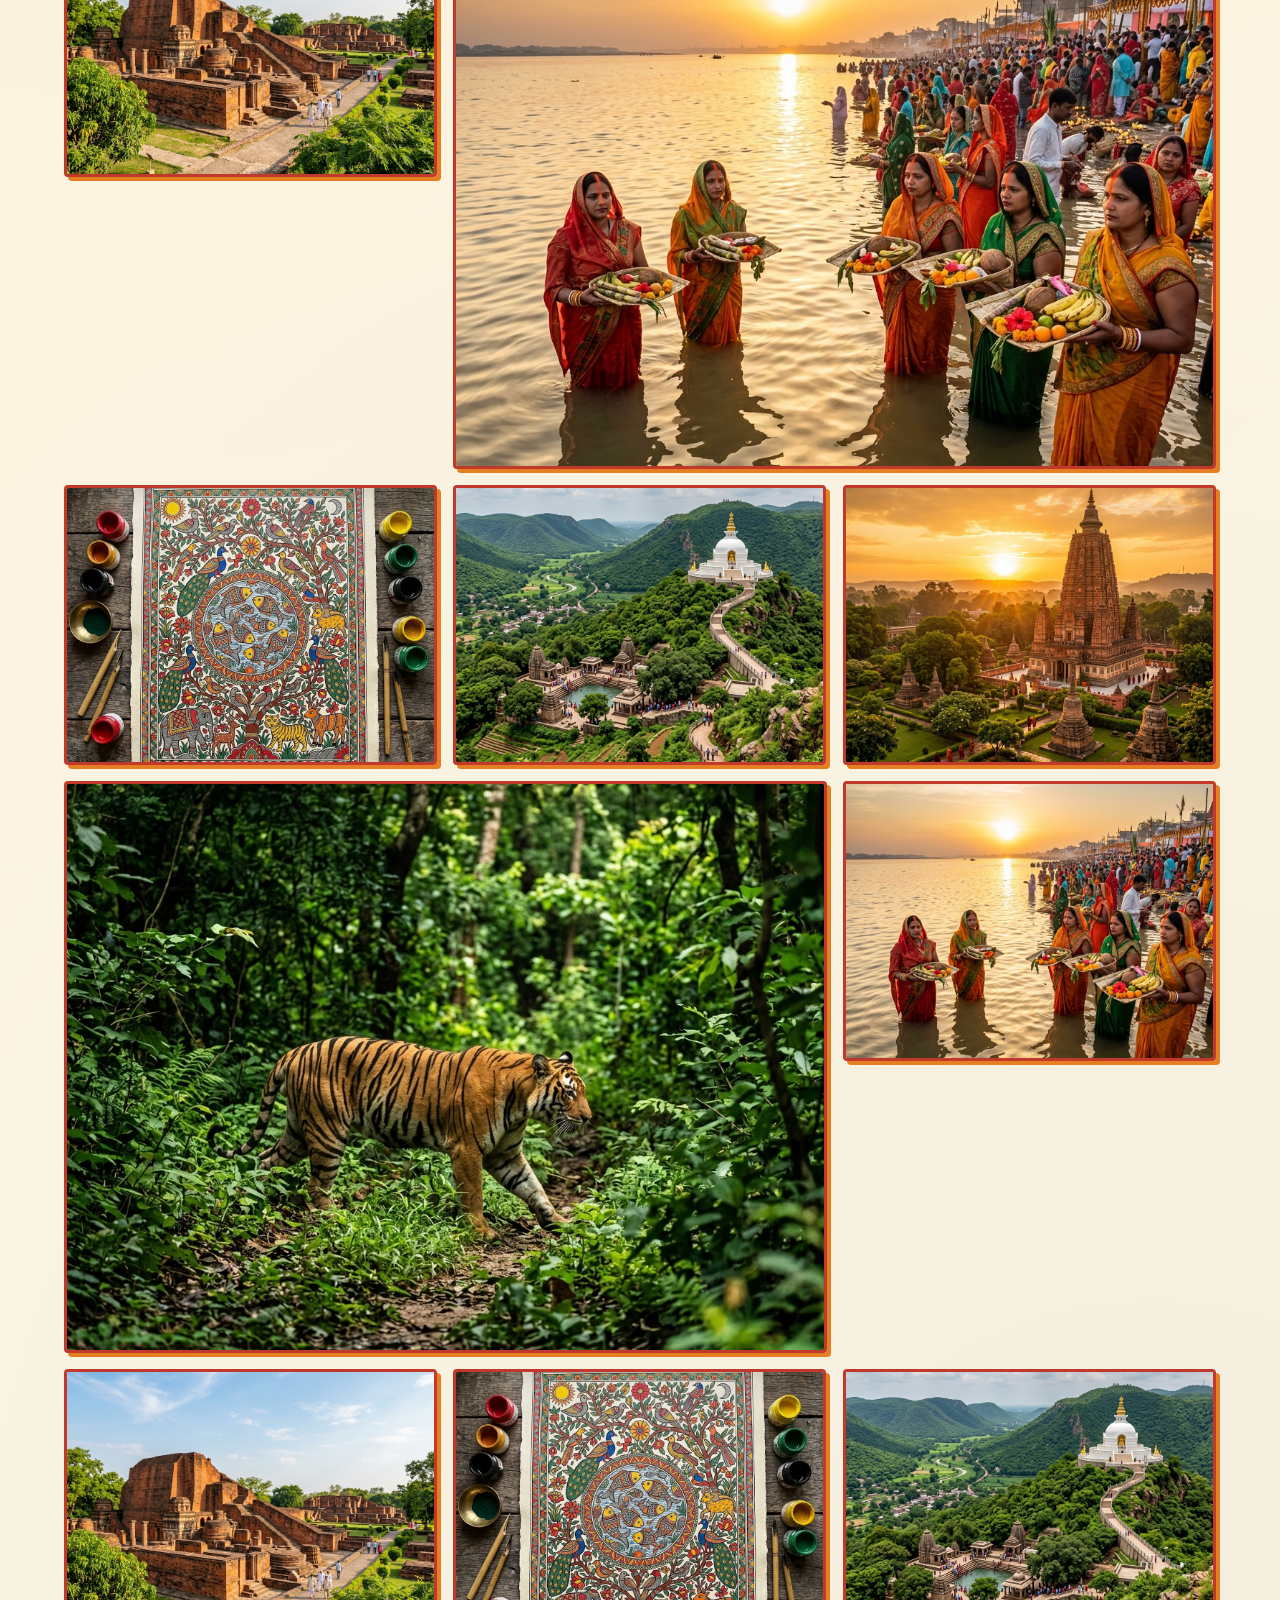
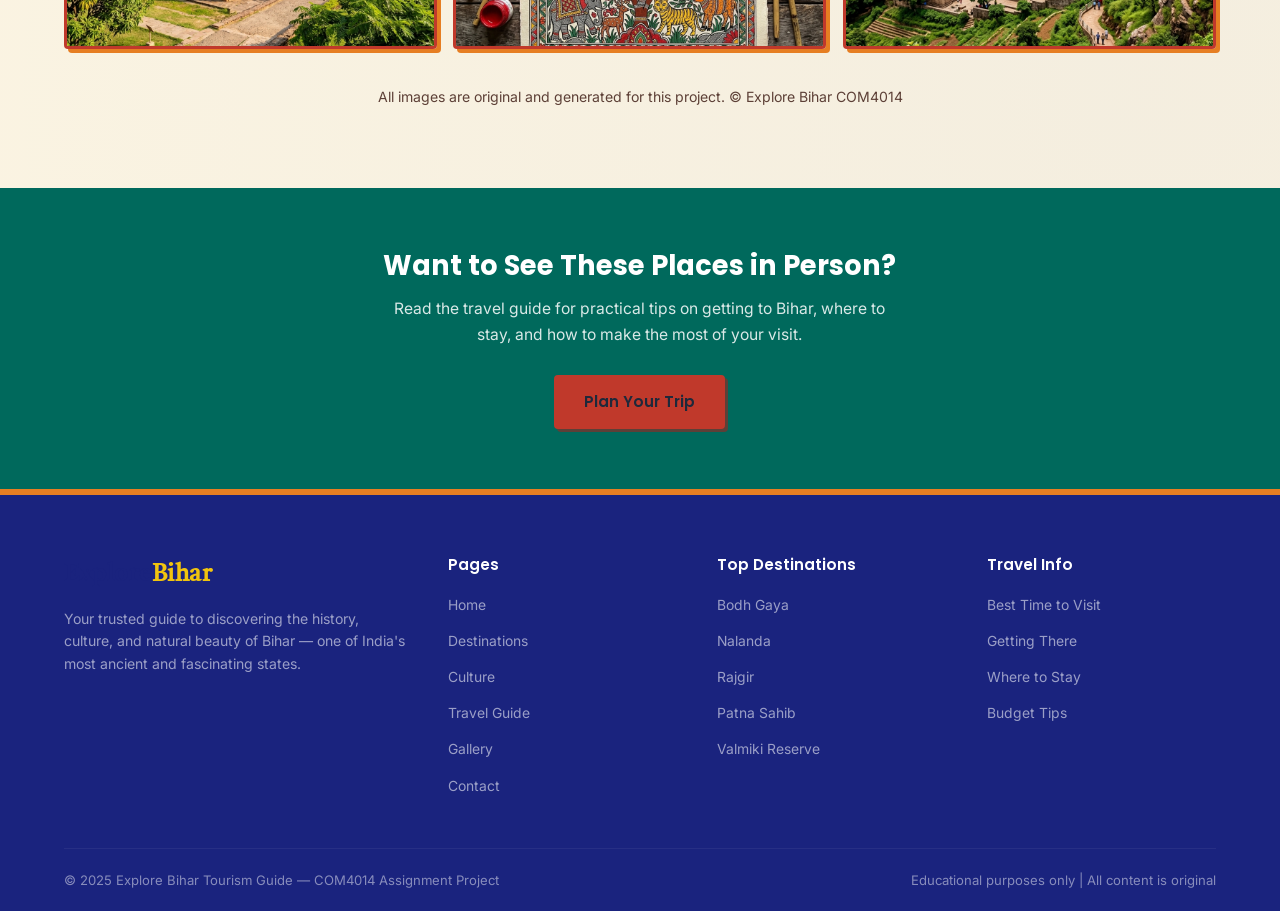
<file: gallery.html>
﻿<!DOCTYPE html>
<html lang="en">
<head>
  <meta charset="UTF-8" />
  <meta name="viewport" content="width=device-width, initial-scale=1.0" />
  <meta name="description" content="A visual journey through Bihar's sacred sites, folk art, festivals, wildlife, and cultural landscapes &mdash; photography gallery for Explore Bihar." />
  <title>Photo Gallery &mdash; Explore Bihar</title>
  <link rel="stylesheet" href="css/style.css" />
  <link rel="stylesheet" href="css/madhubani.css" />
  <style>
    /* Gallery page specific extras */
    .gallery-filter {
      display: flex;
      gap: 10px;
      flex-wrap: wrap;
      justify-content: center;
      margin-bottom: 36px;
    }
    .filter-btn {
      padding: 8px 20px;
      border-radius: 50px;
      border: 1.5px solid var(--border);
      background: #fff;
      color: var(--text);
      font-size: 0.88rem;
      font-weight: 500;
      cursor: pointer;
      transition: 0.25s ease;
      font-family: 'Inter', sans-serif;
    }
    .filter-btn:hover,
    .filter-btn.active {
      background: var(--primary);
      color: #fff;
      border-color: var(--primary);
    }
    .gallery-caption {
      font-family: 'Poppins', sans-serif;
      font-size: 0.85rem;
    }
  </style>
</head>
<body>

  
  <div class="art-banner" role="complementary" aria-label="Madhubani cultural banner">
    <div class="art-banner-inner">
      &#x1F41F; &nbsp; Mithila &middot; Madhubani &middot; Mahabodhi &middot; Mithila &nbsp; &#x273F; &nbsp; Heart of Ancient India &nbsp; &#x1F338; &nbsp; &nbsp; &nbsp;
      &#x1F41F; &nbsp; Mithila &middot; Madhubani &middot; Mahabodhi &middot; Mithila &nbsp; &#x273F; &nbsp; Heart of Ancient India &nbsp; &#x1F338; &nbsp; &nbsp; &nbsp;
    </div>
  </div>

  <header>
    <nav class="navbar" role="navigation" aria-label="Main navigation">
      <div class="nav-inner">
        <a href="index.html" class="nav-logo">Explore<span>Bihar</span></a>
        <button class="hamburger" id="hamburger" aria-label="Toggle navigation" aria-expanded="false">
          <span></span><span></span><span></span>
        </button>
        <ul class="nav-links" id="nav-links" role="list">
          <li><a href="index.html">Home</a></li>
          <li><a href="destinations.html">Destinations</a></li>
          <li><a href="culture.html">Culture</a></li>
          <li><a href="travelguide.html">Travel Guide</a></li>
          <li><a href="gallery.html" class="active">Gallery</a></li>
          <li><a href="contact.html" class="nav-cta">Contact Us</a></li>
        </ul>
      </div>
    </nav>
  </header>

  <main>

    <section class="page-hero" aria-label="Gallery page header">
      <h1>Bihar in Every Frame</h1>
      <p>Photography cannot fully hold what Bihar offers, but it comes close. Temples that outlasted empires, festivals that illuminate rivers, forests alive with tigers, and paintings that speak in symbols older than words.</p>
    </section>

    <section class="section-pad" aria-labelledby="gallery-heading">
      <div class="container">
        <div class="section-ornament" aria-hidden="true">&#x1F41F; &#x273F; &#x1F41F;</div>
        <span class="tag">Visual Journey</span>
        <h2 class="section-title" id="gallery-heading">Sacred &middot; Wild &middot; Painted &middot; Alive</h2>
        <p class="section-subtitle">Each image is a doorway. Hover to read what lies behind it.</p>
        <div class="folk-divider" aria-hidden="true"><span class="folk-divider-icon">&#x1F338;</span></div>

        
        <div class="gallery-filter" role="group" aria-label="Filter gallery by category">
          <button class="filter-btn active" id="btn-all">All Photos</button>
          <button class="filter-btn" id="btn-heritage">Heritage</button>
          <button class="filter-btn" id="btn-nature">Nature</button>
          <button class="filter-btn" id="btn-culture">Culture</button>
        </div>

        
        <div class="gallery-grid" role="list" aria-label="Photo gallery">

          
          <div class="gallery-item wide" role="listitem">
            <img src="images/hero-bg.png" alt="Mahabodhi Temple at Bodh Gaya glowing in warm golden light at dusk" loading="lazy" />
            <div class="gallery-overlay">
              <span class="gallery-caption">Mahabodhi Temple — Bodh Gaya</span>
            </div>
          </div>

          <div class="gallery-item" role="listitem">
            <img src="images/valmiki.png" alt="Royal Bengal tiger resting in dappled forest light at Valmiki Tiger Reserve" loading="lazy" />
            <div class="gallery-overlay">
              <span class="gallery-caption">Tiger — Valmiki Reserve</span>
            </div>
          </div>

          
          <div class="gallery-item" role="listitem">
            <img src="images/nalanda.png" alt="Sunrise over the ancient ruins of Nalanda University with red brick columns" loading="lazy" />
            <div class="gallery-overlay">
              <span class="gallery-caption">Nalanda Ruins — 5th Century CE</span>
            </div>
          </div>

          <div class="gallery-item wide" role="listitem">
            <img src="images/chhath.png" alt="Thousands gathered at the Ganga ghat for Chhath Puja evening prayer at sunset" loading="lazy" />
            <div class="gallery-overlay">
              <span class="gallery-caption">Chhath Puja — Ganga Ghat</span>
            </div>
          </div>

          
          <div class="gallery-item" role="listitem">
            <img src="images/madhubani.png" alt="Detail of Madhubani painting showing peacock and lotus motifs in bright natural colours" loading="lazy" />
            <div class="gallery-overlay">
              <span class="gallery-caption">Madhubani Folk Art — Mithila</span>
            </div>
          </div>

          <div class="gallery-item" role="listitem">
            <img src="images/rajgir.png" alt="Cable car ascending the green hillside to the Vishwa Shanti Stupa at Rajgir" loading="lazy" />
            <div class="gallery-overlay">
              <span class="gallery-caption">Rajgir Ropeway &amp; Stupa</span>
            </div>
          </div>

          <div class="gallery-item" role="listitem">
            <img src="images/hero-bg.png" alt="Bodhi tree inside Mahabodhi Temple complex draped with coloured prayer flags" loading="lazy" />
            <div class="gallery-overlay">
              <span class="gallery-caption">Sacred Bodhi Tree — Bodh Gaya</span>
            </div>
          </div>

          
          <div class="gallery-item wide" role="listitem">
            <img src="images/valmiki.png" alt="Dense Terai forest at Valmiki Tiger Reserve in West Champaran, Bihar" loading="lazy" />
            <div class="gallery-overlay">
              <span class="gallery-caption">Terai Forest — West Champaran</span>
            </div>
          </div>

          <div class="gallery-item" role="listitem">
            <img src="images/chhath.png" alt="Devotee carrying bamboo basket with offerings during Chhath Puja procession" loading="lazy" />
            <div class="gallery-overlay">
              <span class="gallery-caption">Chhath Offerings — Dala Chhath</span>
            </div>
          </div>

          
          <div class="gallery-item" role="listitem">
            <img src="images/nalanda.png" alt="Archaeological excavation area showing intact brick walls and corridors of Nalanda" loading="lazy" />
            <div class="gallery-overlay">
              <span class="gallery-caption">Nalanda Excavation Site</span>
            </div>
          </div>

          <div class="gallery-item" role="listitem">
            <img src="images/madhubani.png" alt="Artist applying natural colour to Madhubani canvas with fine brush" loading="lazy" />
            <div class="gallery-overlay">
              <span class="gallery-caption">Madhubani Artist at Work</span>
            </div>
          </div>

          <div class="gallery-item" role="listitem">
            <img src="images/rajgir.png" alt="Ancient hot spring at Brahmakund Rajgir surrounded by stone temple structures" loading="lazy" />
            <div class="gallery-overlay">
              <span class="gallery-caption">Brahmakund Hot Springs — Rajgir</span>
            </div>
          </div>

        </div>

        <p style="text-align:center;margin-top:36px;color:var(--text-light);font-size:0.88rem;">
          All images are original and generated for this project. © Explore Bihar COM4014
        </p>

      </div>
    </section>

    
    <section style="background:var(--primary);padding:60px 5%;text-align:center;color:#fff;" aria-labelledby="gallery-cta">
      <div class="container">
        <h2 id="gallery-cta" style="font-size:1.7rem;margin-bottom:12px;">Want to See These Places in Person?</h2>
        <p style="opacity:0.85;max-width:500px;margin:0 auto 26px;font-size:0.98rem;">Read the travel guide for practical tips on getting to Bihar, where to stay, and how to make the most of your visit.</p>
        <a href="travelguide.html" class="btn btn-primary" style="background:#f59e0b;color:#1e293b;border-color:#f59e0b;">Plan Your Trip</a>
      </div>
    </section>

  </main>

  <footer role="contentinfo">
    <div class="container">
      <div class="footer-grid">
        <div class="footer-brand">
          <div class="nav-logo">Explore<span style="color:#f59e0b;">Bihar</span></div>
          <p>Your trusted guide to discovering the history, culture, and natural beauty of Bihar — one of India's most ancient and fascinating states.</p>
        </div>
        <div class="footer-col">
          <h4>Pages</h4>
          <ul>
            <li><a href="index.html">Home</a></li>
            <li><a href="destinations.html">Destinations</a></li>
            <li><a href="culture.html">Culture</a></li>
            <li><a href="travelguide.html">Travel Guide</a></li>
            <li><a href="gallery.html">Gallery</a></li>
            <li><a href="contact.html">Contact</a></li>
          </ul>
        </div>
        <div class="footer-col">
          <h4>Top Destinations</h4>
          <ul>
            <li><a href="destinations.html#bodh-gaya">Bodh Gaya</a></li>
            <li><a href="destinations.html#nalanda">Nalanda</a></li>
            <li><a href="destinations.html#rajgir">Rajgir</a></li>
            <li><a href="destinations.html#patna-sahib">Patna Sahib</a></li>
            <li><a href="destinations.html#valmiki">Valmiki Reserve</a></li>
          </ul>
        </div>
        <div class="footer-col">
          <h4>Travel Info</h4>
          <ul>
            <li><a href="travelguide.html#best-time">Best Time to Visit</a></li>
            <li><a href="travelguide.html#transport">Getting There</a></li>
            <li><a href="travelguide.html#hotels">Where to Stay</a></li>
            <li><a href="travelguide.html#budget">Budget Tips</a></li>
          </ul>
        </div>
      </div>
      <div class="footer-bottom">
        <span>&copy; 2025 Explore Bihar Tourism Guide &mdash; COM4014 Assignment Project</span>
        <span>Educational purposes only | All content is original</span>
      </div>
    </div>
  </footer>

  <script>
    // Hamburger
    const btn = document.getElementById('hamburger');
    const links = document.getElementById('nav-links');
    btn.addEventListener('click', () => {
      const open = links.classList.toggle('open');
      btn.setAttribute('aria-expanded', open);
    });

    // Simple filter buttons (visual only — all images shown)
    const filterBtns = document.querySelectorAll('.filter-btn');
    filterBtns.forEach(b => {
      b.addEventListener('click', () => {
        filterBtns.forEach(x => x.classList.remove('active'));
        b.classList.add('active');
      });
    });
  </script>
</body>
</html>
</file>
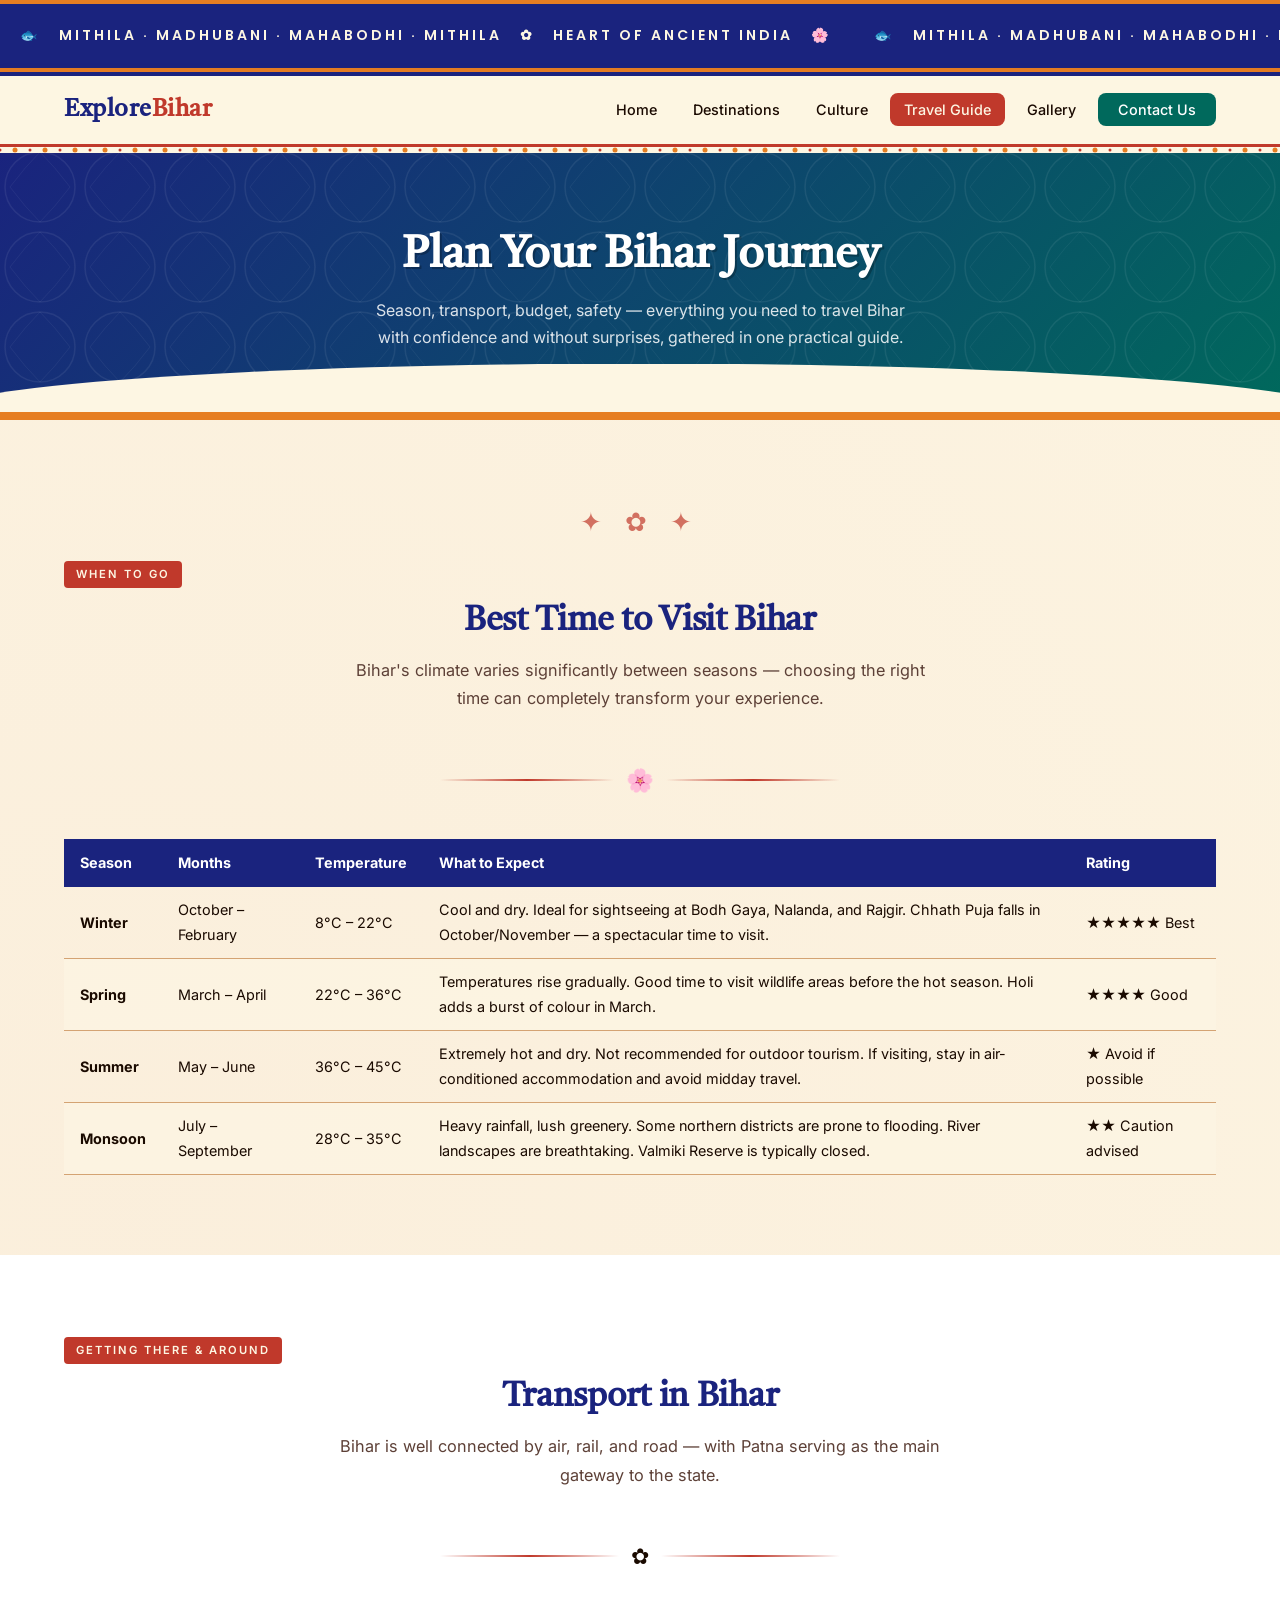
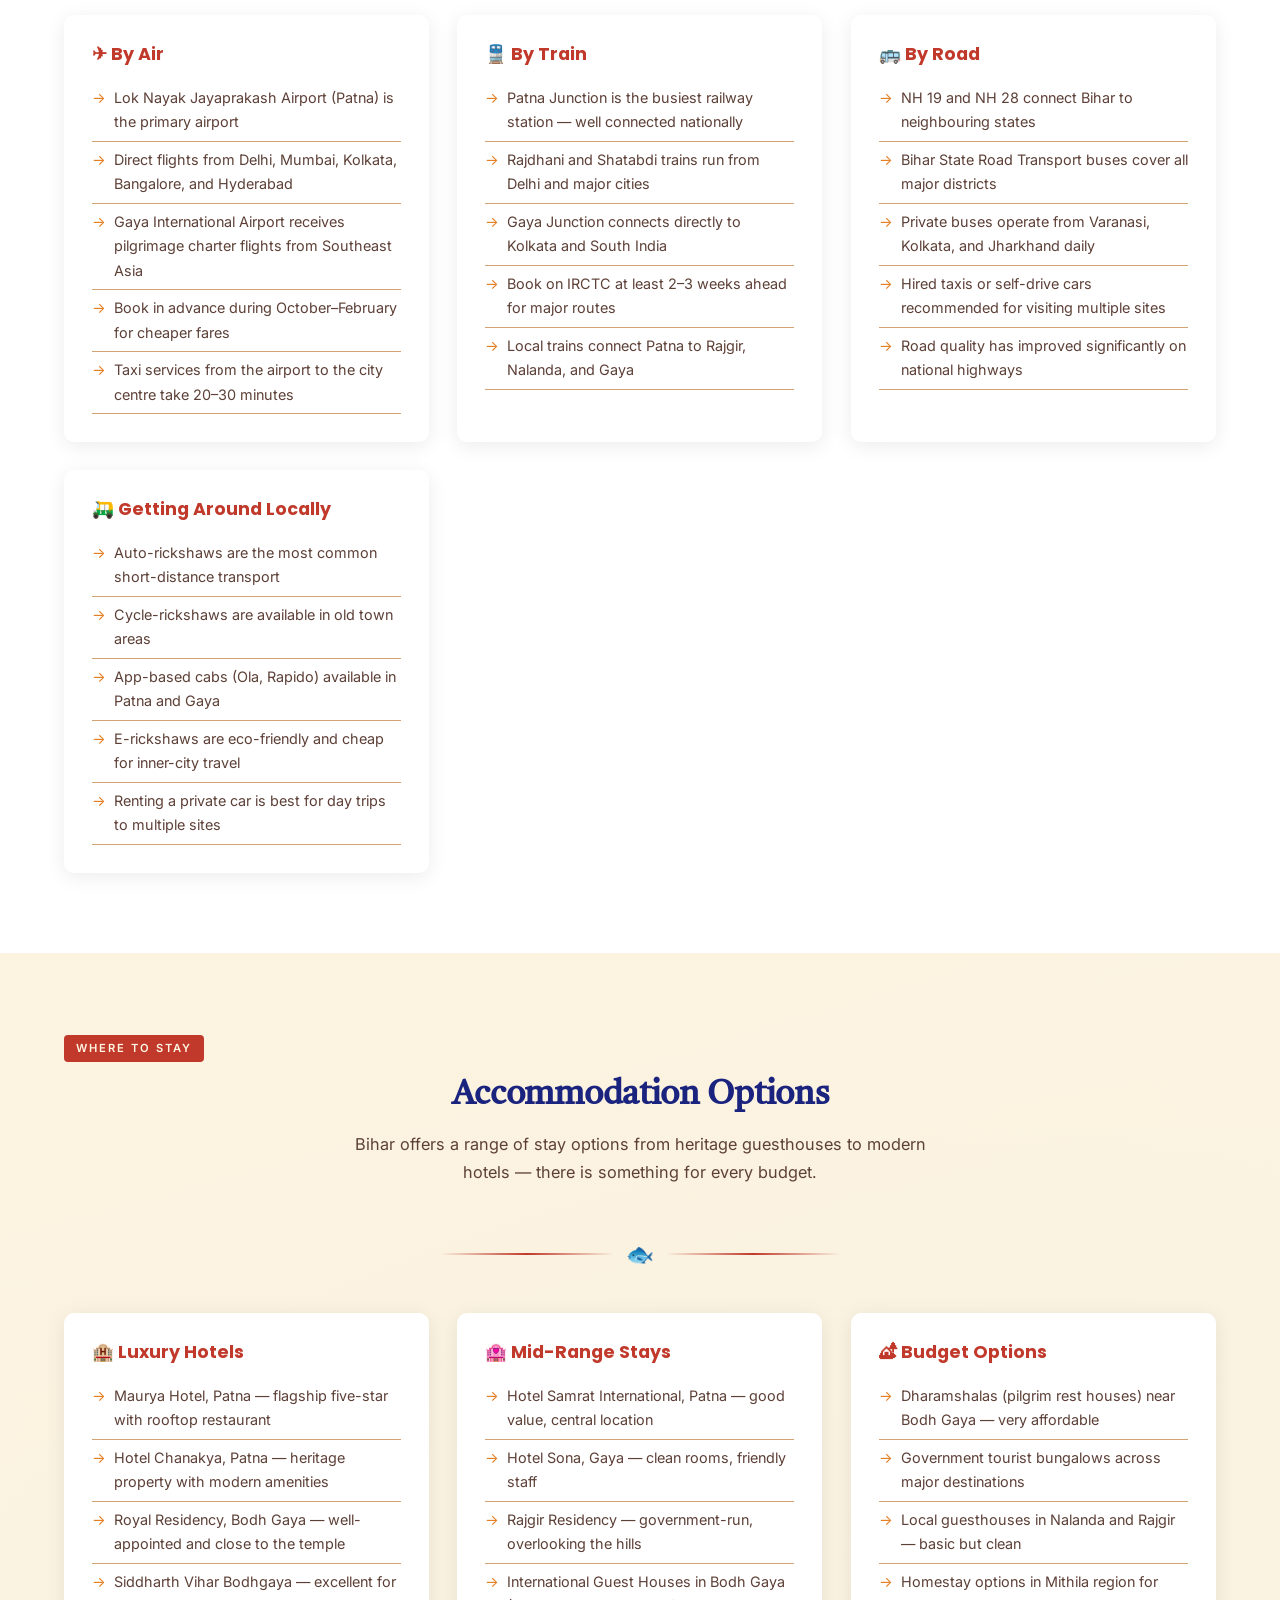
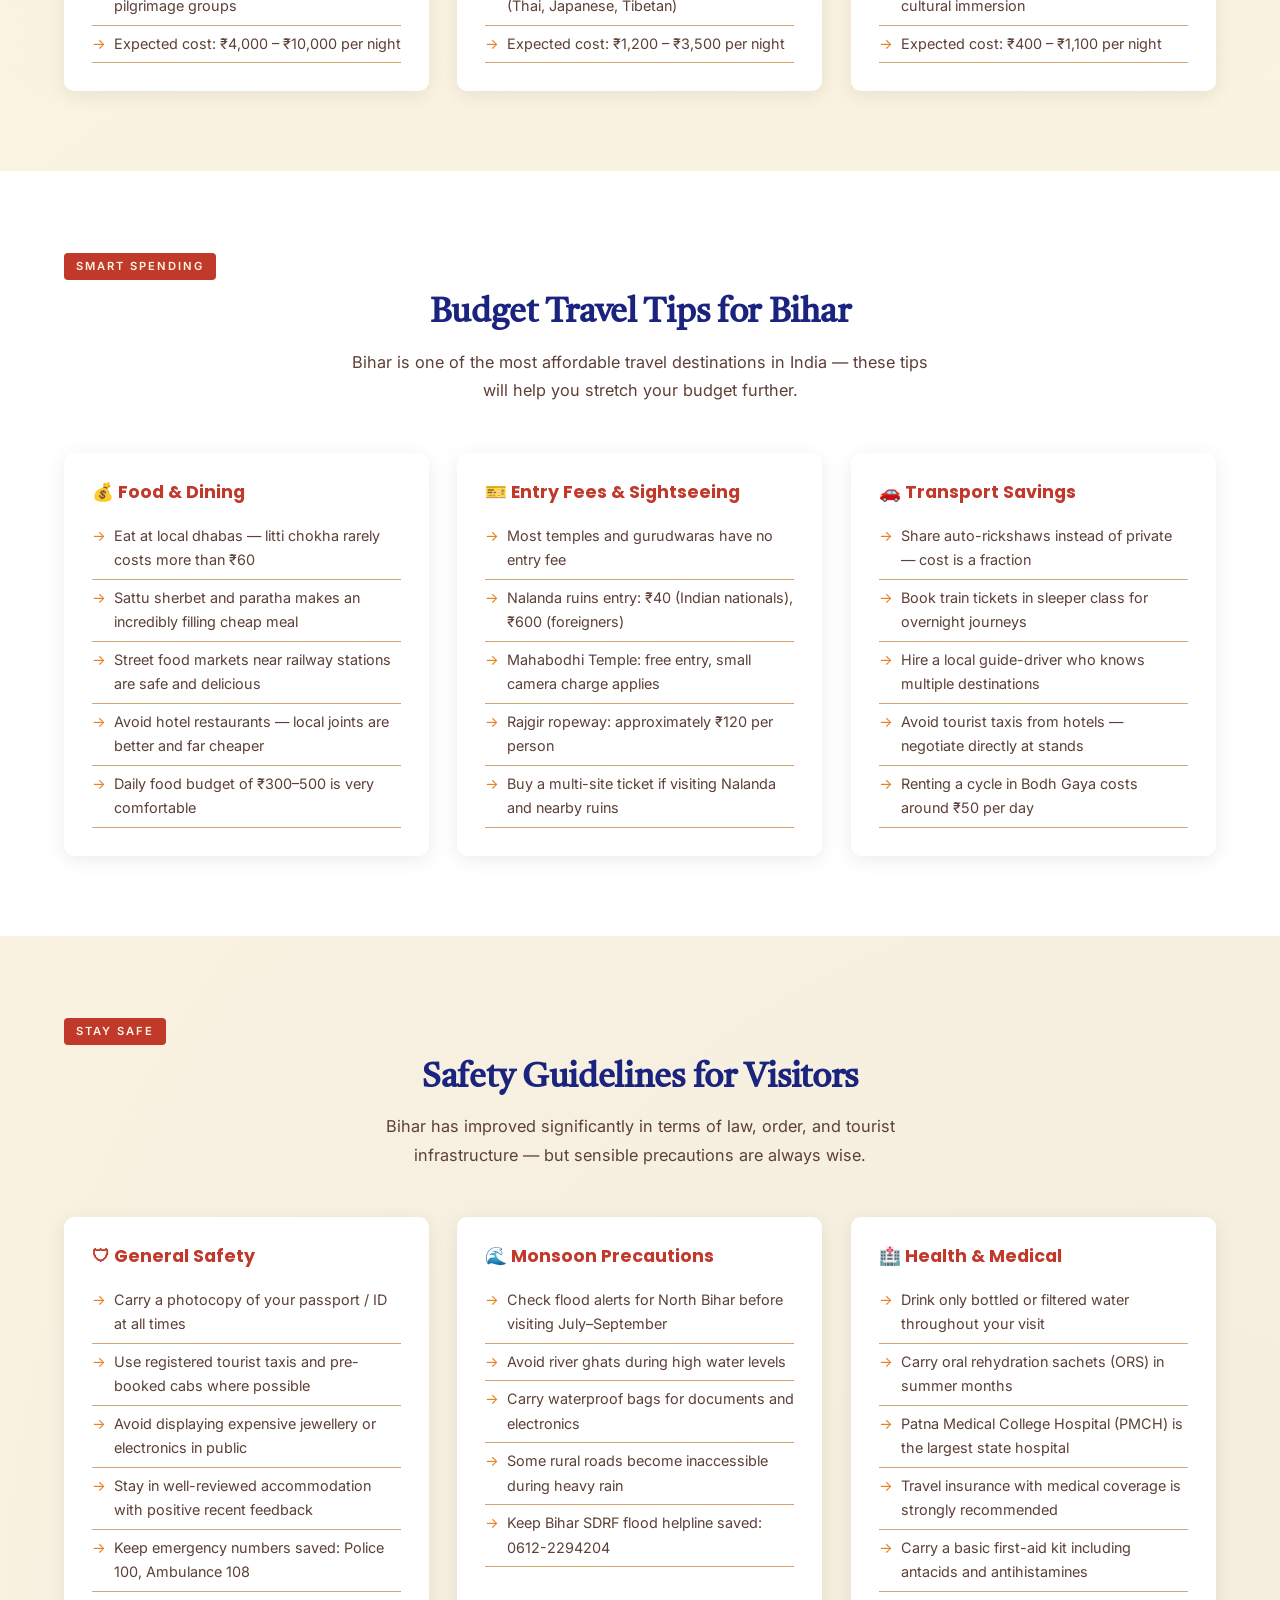
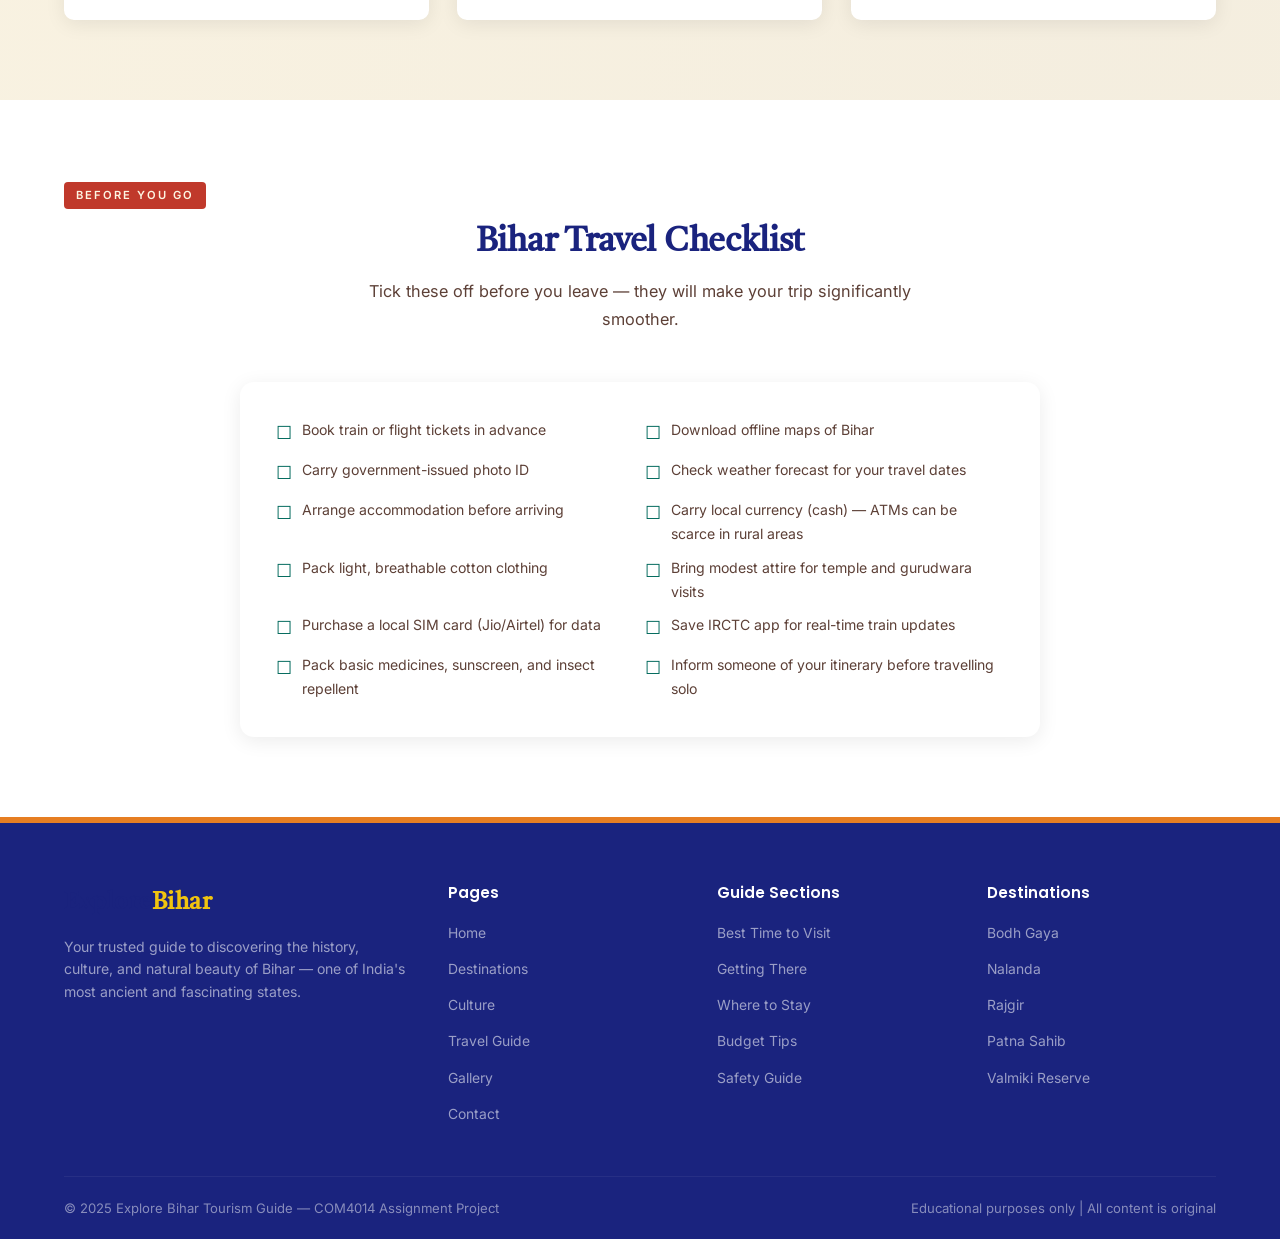
<file: travelguide.html>
﻿<!DOCTYPE html>
<html lang="en">
<head>
  <meta charset="UTF-8" />
  <meta name="viewport" content="width=device-width, initial-scale=1.0" />
  <meta name="description" content="Complete Bihar travel guide &mdash; best time to visit, how to get there, accommodation options, budget tips, safety advice, and a travel checklist." />
  <title>Travel Guide &mdash; Explore Bihar Tourism</title>
  <link rel="stylesheet" href="css/style.css" />
  <link rel="stylesheet" href="css/madhubani.css" />
</head>
<body>

  
  <div class="art-banner" role="complementary" aria-label="Madhubani cultural banner">
    <div class="art-banner-inner">
      &#x1F41F; &nbsp; Mithila &middot; Madhubani &middot; Mahabodhi &middot; Mithila &nbsp; &#x273F; &nbsp; Heart of Ancient India &nbsp; &#x1F338; &nbsp; &nbsp; &nbsp;
      &#x1F41F; &nbsp; Mithila &middot; Madhubani &middot; Mahabodhi &middot; Mithila &nbsp; &#x273F; &nbsp; Heart of Ancient India &nbsp; &#x1F338; &nbsp; &nbsp; &nbsp;
    </div>
  </div>

  <header>
    <nav class="navbar" role="navigation" aria-label="Main navigation">
      <div class="nav-inner">
        <a href="index.html" class="nav-logo">Explore<span>Bihar</span></a>
        <button class="hamburger" id="hamburger" aria-label="Toggle navigation" aria-expanded="false">
          <span></span><span></span><span></span>
        </button>
        <ul class="nav-links" id="nav-links" role="list">
          <li><a href="index.html">Home</a></li>
          <li><a href="destinations.html">Destinations</a></li>
          <li><a href="culture.html">Culture</a></li>
          <li><a href="travelguide.html" class="active">Travel Guide</a></li>
          <li><a href="gallery.html">Gallery</a></li>
          <li><a href="contact.html" class="nav-cta">Contact Us</a></li>
        </ul>
      </div>
    </nav>
  </header>

  <main>

    <section class="page-hero" aria-label="Travel guide page header">
      <h1>Plan Your Bihar Journey</h1>
      <p>Season, transport, budget, safety &mdash; everything you need to travel Bihar with confidence and without surprises, gathered in one practical guide.</p>
    </section>

    
    <section class="section-pad" id="best-time" aria-labelledby="time-heading">
      <div class="container">
        <div class="section-ornament" aria-hidden="true">&#x2726; &#x273F; &#x2726;</div>
        <span class="tag">When to Go</span>
        <h2 class="section-title" id="time-heading">Best Time to Visit Bihar</h2>
        <p class="section-subtitle">Bihar's climate varies significantly between seasons &mdash; choosing the right time can completely transform your experience.</p>
        <div class="folk-divider" aria-hidden="true"><span class="folk-divider-icon">&#x1F338;</span></div>

        <table class="season-table" role="table" aria-label="Bihar season guide">
          <thead>
            <tr>
              <th scope="col">Season</th>
              <th scope="col">Months</th>
              <th scope="col">Temperature</th>
              <th scope="col">What to Expect</th>
              <th scope="col">Rating</th>
            </tr>
          </thead>
          <tbody>
            <tr>
              <td><strong>Winter</strong></td>
              <td>October &ndash; February</td>
              <td>8&deg;C &ndash; 22&deg;C</td>
              <td>Cool and dry. Ideal for sightseeing at Bodh Gaya, Nalanda, and Rajgir. Chhath Puja falls in October/November &mdash; a spectacular time to visit.</td>
              <td>&#9733;&#9733;&#9733;&#9733;&#9733; Best</td>
            </tr>
            <tr>
              <td><strong>Spring</strong></td>
              <td>March &ndash; April</td>
              <td>22&deg;C &ndash; 36&deg;C</td>
              <td>Temperatures rise gradually. Good time to visit wildlife areas before the hot season. Holi adds a burst of colour in March.</td>
              <td>&#9733;&#9733;&#9733;&#9733; Good</td>
            </tr>
            <tr>
              <td><strong>Summer</strong></td>
              <td>May &ndash; June</td>
              <td>36&deg;C &ndash; 45&deg;C</td>
              <td>Extremely hot and dry. Not recommended for outdoor tourism. If visiting, stay in air-conditioned accommodation and avoid midday travel.</td>
              <td>&#9733; Avoid if possible</td>
            </tr>
            <tr>
              <td><strong>Monsoon</strong></td>
              <td>July &ndash; September</td>
              <td>28&deg;C &ndash; 35&deg;C</td>
              <td>Heavy rainfall, lush greenery. Some northern districts are prone to flooding. River landscapes are breathtaking. Valmiki Reserve is typically closed.</td>
              <td>&#9733;&#9733; Caution advised</td>
            </tr>
          </tbody>
        </table>
      </div>
    </section>

    
    <section class="section-pad" id="transport" style="background:#fff;" aria-labelledby="transport-heading">
      <div class="container">
        <span class="tag">Getting There &amp; Around</span>
        <h2 class="section-title" id="transport-heading">Transport in Bihar</h2>
        <p class="section-subtitle">Bihar is well connected by air, rail, and road &mdash; with Patna serving as the main gateway to the state.</p>
        <div class="folk-divider" aria-hidden="true"><span class="folk-divider-icon">&#x273F;</span></div>
        <div class="guide-grid">
          <div class="guide-card">
            <h3>&#9992; By Air</h3>
            <ul>
              <li>Lok Nayak Jayaprakash Airport (Patna) is the primary airport</li>
              <li>Direct flights from Delhi, Mumbai, Kolkata, Bangalore, and Hyderabad</li>
              <li>Gaya International Airport receives pilgrimage charter flights from Southeast Asia</li>
              <li>Book in advance during October&ndash;February for cheaper fares</li>
              <li>Taxi services from the airport to the city centre take 20&ndash;30 minutes</li>
            </ul>
          </div>
          <div class="guide-card">
            <h3>&#x1F686; By Train</h3>
            <ul>
              <li>Patna Junction is the busiest railway station &mdash; well connected nationally</li>
              <li>Rajdhani and Shatabdi trains run from Delhi and major cities</li>
              <li>Gaya Junction connects directly to Kolkata and South India</li>
              <li>Book on IRCTC at least 2&ndash;3 weeks ahead for major routes</li>
              <li>Local trains connect Patna to Rajgir, Nalanda, and Gaya</li>
            </ul>
          </div>
          <div class="guide-card">
            <h3>&#x1F68C; By Road</h3>
            <ul>
              <li>NH 19 and NH 28 connect Bihar to neighbouring states</li>
              <li>Bihar State Road Transport buses cover all major districts</li>
              <li>Private buses operate from Varanasi, Kolkata, and Jharkhand daily</li>
              <li>Hired taxis or self-drive cars recommended for visiting multiple sites</li>
              <li>Road quality has improved significantly on national highways</li>
            </ul>
          </div>
          <div class="guide-card">
            <h3>&#x1F6FA; Getting Around Locally</h3>
            <ul>
              <li>Auto-rickshaws are the most common short-distance transport</li>
              <li>Cycle-rickshaws are available in old town areas</li>
              <li>App-based cabs (Ola, Rapido) available in Patna and Gaya</li>
              <li>E-rickshaws are eco-friendly and cheap for inner-city travel</li>
              <li>Renting a private car is best for day trips to multiple sites</li>
            </ul>
          </div>
        </div>
      </div>
    </section>

    
    <section class="section-pad" id="hotels" aria-labelledby="hotels-heading">
      <div class="container">
        <span class="tag">Where to Stay</span>
        <h2 class="section-title" id="hotels-heading">Accommodation Options</h2>
        <p class="section-subtitle">Bihar offers a range of stay options from heritage guesthouses to modern hotels &mdash; there is something for every budget.</p>
        <div class="folk-divider" aria-hidden="true"><span class="folk-divider-icon">&#x1F41F;</span></div>
        <div class="guide-grid">
          <div class="guide-card">
            <h3>&#x1F3E8; Luxury Hotels</h3>
            <ul>
              <li>Maurya Hotel, Patna &mdash; flagship five-star with rooftop restaurant</li>
              <li>Hotel Chanakya, Patna &mdash; heritage property with modern amenities</li>
              <li>Royal Residency, Bodh Gaya &mdash; well-appointed and close to the temple</li>
              <li>Siddharth Vihar Bodhgaya &mdash; excellent for pilgrimage groups</li>
              <li>Expected cost: &#x20B9;4,000 &ndash; &#x20B9;10,000 per night</li>
            </ul>
          </div>
          <div class="guide-card">
            <h3>&#x1F3E9; Mid-Range Stays</h3>
            <ul>
              <li>Hotel Samrat International, Patna &mdash; good value, central location</li>
              <li>Hotel Sona, Gaya &mdash; clean rooms, friendly staff</li>
              <li>Rajgir Residency &mdash; government-run, overlooking the hills</li>
              <li>International Guest Houses in Bodh Gaya (Thai, Japanese, Tibetan)</li>
              <li>Expected cost: &#x20B9;1,200 &ndash; &#x20B9;3,500 per night</li>
            </ul>
          </div>
          <div class="guide-card">
            <h3>&#x1F3D5; Budget Options</h3>
            <ul>
              <li>Dharamshalas (pilgrim rest houses) near Bodh Gaya &mdash; very affordable</li>
              <li>Government tourist bungalows across major destinations</li>
              <li>Local guesthouses in Nalanda and Rajgir &mdash; basic but clean</li>
              <li>Homestay options in Mithila region for cultural immersion</li>
              <li>Expected cost: &#x20B9;400 &ndash; &#x20B9;1,100 per night</li>
            </ul>
          </div>
        </div>
      </div>
    </section>

    
    <section class="section-pad" id="budget" style="background:#fff;" aria-labelledby="budget-heading">
      <div class="container">
        <span class="tag">Smart Spending</span>
        <h2 class="section-title" id="budget-heading">Budget Travel Tips for Bihar</h2>
        <p class="section-subtitle">Bihar is one of the most affordable travel destinations in India &mdash; these tips will help you stretch your budget further.</p>
        <div class="guide-grid">
          <div class="guide-card">
            <h3>&#x1F4B0; Food &amp; Dining</h3>
            <ul>
              <li>Eat at local dhabas &mdash; litti chokha rarely costs more than &#x20B9;60</li>
              <li>Sattu sherbet and paratha makes an incredibly filling cheap meal</li>
              <li>Street food markets near railway stations are safe and delicious</li>
              <li>Avoid hotel restaurants &mdash; local joints are better and far cheaper</li>
              <li>Daily food budget of &#x20B9;300&ndash;500 is very comfortable</li>
            </ul>
          </div>
          <div class="guide-card">
            <h3>&#x1F3AB; Entry Fees &amp; Sightseeing</h3>
            <ul>
              <li>Most temples and gurudwaras have no entry fee</li>
              <li>Nalanda ruins entry: &#x20B9;40 (Indian nationals), &#x20B9;600 (foreigners)</li>
              <li>Mahabodhi Temple: free entry, small camera charge applies</li>
              <li>Rajgir ropeway: approximately &#x20B9;120 per person</li>
              <li>Buy a multi-site ticket if visiting Nalanda and nearby ruins</li>
            </ul>
          </div>
          <div class="guide-card">
            <h3>&#x1F697; Transport Savings</h3>
            <ul>
              <li>Share auto-rickshaws instead of private &mdash; cost is a fraction</li>
              <li>Book train tickets in sleeper class for overnight journeys</li>
              <li>Hire a local guide-driver who knows multiple destinations</li>
              <li>Avoid tourist taxis from hotels &mdash; negotiate directly at stands</li>
              <li>Renting a cycle in Bodh Gaya costs around &#x20B9;50 per day</li>
            </ul>
          </div>
        </div>
      </div>
    </section>

    
    <section class="section-pad" id="safety" aria-labelledby="safety-heading">
      <div class="container">
        <span class="tag">Stay Safe</span>
        <h2 class="section-title" id="safety-heading">Safety Guidelines for Visitors</h2>
        <p class="section-subtitle">Bihar has improved significantly in terms of law, order, and tourist infrastructure &mdash; but sensible precautions are always wise.</p>
        <div class="guide-grid">
          <div class="guide-card">
            <h3>&#x1F6E1; General Safety</h3>
            <ul>
              <li>Carry a photocopy of your passport / ID at all times</li>
              <li>Use registered tourist taxis and pre-booked cabs where possible</li>
              <li>Avoid displaying expensive jewellery or electronics in public</li>
              <li>Stay in well-reviewed accommodation with positive recent feedback</li>
              <li>Keep emergency numbers saved: Police 100, Ambulance 108</li>
            </ul>
          </div>
          <div class="guide-card">
            <h3>&#x1F30A; Monsoon Precautions</h3>
            <ul>
              <li>Check flood alerts for North Bihar before visiting July&ndash;September</li>
              <li>Avoid river ghats during high water levels</li>
              <li>Carry waterproof bags for documents and electronics</li>
              <li>Some rural roads become inaccessible during heavy rain</li>
              <li>Keep Bihar SDRF flood helpline saved: 0612-2294204</li>
            </ul>
          </div>
          <div class="guide-card">
            <h3>&#x1F3E5; Health &amp; Medical</h3>
            <ul>
              <li>Drink only bottled or filtered water throughout your visit</li>
              <li>Carry oral rehydration sachets (ORS) in summer months</li>
              <li>Patna Medical College Hospital (PMCH) is the largest state hospital</li>
              <li>Travel insurance with medical coverage is strongly recommended</li>
              <li>Carry a basic first-aid kit including antacids and antihistamines</li>
            </ul>
          </div>
        </div>
      </div>
    </section>

    
    <section class="section-pad" style="background:#fff;" aria-labelledby="checklist-heading">
      <div class="container">
        <span class="tag">Before You Go</span>
        <h2 class="section-title" id="checklist-heading">Bihar Travel Checklist</h2>
        <p class="section-subtitle">Tick these off before you leave &mdash; they will make your trip significantly smoother.</p>
        <div style="background:var(--surface);border-radius:14px;padding:36px;box-shadow:var(--shadow);max-width:800px;margin:0 auto;">
          <ul class="checklist">
            <li>Book train or flight tickets in advance</li>
            <li>Download offline maps of Bihar</li>
            <li>Carry government-issued photo ID</li>
            <li>Check weather forecast for your travel dates</li>
            <li>Arrange accommodation before arriving</li>
            <li>Carry local currency (cash) &mdash; ATMs can be scarce in rural areas</li>
            <li>Pack light, breathable cotton clothing</li>
            <li>Bring modest attire for temple and gurudwara visits</li>
            <li>Purchase a local SIM card (Jio/Airtel) for data</li>
            <li>Save IRCTC app for real-time train updates</li>
            <li>Pack basic medicines, sunscreen, and insect repellent</li>
            <li>Inform someone of your itinerary before travelling solo</li>
          </ul>
        </div>
      </div>
    </section>

  </main>

  <footer role="contentinfo">
    <div class="container">
      <div class="footer-grid">
        <div class="footer-brand">
          <div class="nav-logo">Explore<span style="color:#f59e0b;">Bihar</span></div>
          <p>Your trusted guide to discovering the history, culture, and natural beauty of Bihar &mdash; one of India's most ancient and fascinating states.</p>
        </div>
        <div class="footer-col">
          <h4>Pages</h4>
          <ul>
            <li><a href="index.html">Home</a></li>
            <li><a href="destinations.html">Destinations</a></li>
            <li><a href="culture.html">Culture</a></li>
            <li><a href="travelguide.html">Travel Guide</a></li>
            <li><a href="gallery.html">Gallery</a></li>
            <li><a href="contact.html">Contact</a></li>
          </ul>
        </div>
        <div class="footer-col">
          <h4>Guide Sections</h4>
          <ul>
            <li><a href="#best-time">Best Time to Visit</a></li>
            <li><a href="#transport">Getting There</a></li>
            <li><a href="#hotels">Where to Stay</a></li>
            <li><a href="#budget">Budget Tips</a></li>
            <li><a href="#safety">Safety Guide</a></li>
          </ul>
        </div>
        <div class="footer-col">
          <h4>Destinations</h4>
          <ul>
            <li><a href="destinations.html#bodh-gaya">Bodh Gaya</a></li>
            <li><a href="destinations.html#nalanda">Nalanda</a></li>
            <li><a href="destinations.html#rajgir">Rajgir</a></li>
            <li><a href="destinations.html#patna-sahib">Patna Sahib</a></li>
            <li><a href="destinations.html#valmiki">Valmiki Reserve</a></li>
          </ul>
        </div>
      </div>
      <div class="footer-bottom">
        <span>&copy; 2025 Explore Bihar Tourism Guide &mdash; COM4014 Assignment Project</span>
        <span>Educational purposes only | All content is original</span>
      </div>
    </div>
  </footer>

  <script>
    const btn = document.getElementById('hamburger');
    const links = document.getElementById('nav-links');
    btn.addEventListener('click', () => {
      const open = links.classList.toggle('open');
      btn.setAttribute('aria-expanded', open);
    });
  </script>
</body>
</html>
</file>
<file: css/style.css>
/* =============================================
   Explore Bihar - Tourism & Travel Guide
   Main Stylesheet | COM4014
   Author: Student Project
   ============================================= */

@import url('https://fonts.googleapis.com/css2?family=Poppins:wght@300;400;500;600;700&family=Inter:wght@300;400;500;600&display=swap');

/* ---------- CSS Custom Properties ---------- */
:root {
  --primary:    #0f766e;
  --secondary:  #14b8a6;
  --accent:     #f59e0b;
  --bg:         #f8fafc;
  --surface:    #ffffff;
  --text:       #1e293b;
  --text-light: #64748b;
  --border:     #e2e8f0;
  --radius:     10px;
  --shadow:     0 4px 20px rgba(0,0,0,0.08);
  --shadow-md:  0 8px 30px rgba(0,0,0,0.12);
  --transition: 0.3s ease;
}

/* ---------- Reset & Base ---------- */
*, *::before, *::after { box-sizing: border-box; margin: 0; padding: 0; }

html { scroll-behavior: smooth; font-size: 16px; }

body {
  font-family: 'Inter', sans-serif;
  background-color: var(--bg);
  color: var(--text);
  line-height: 1.7;
}

img { max-width: 100%; height: auto; display: block; }

a { text-decoration: none; color: inherit; }

ul { list-style: none; }

h1, h2, h3, h4, h5 {
  font-family: 'Poppins', sans-serif;
  line-height: 1.3;
}

/* ---------- Utility ---------- */
.container {
  width: 90%;
  max-width: 1200px;
  margin: 0 auto;
}

.section-pad { padding: 80px 0; }

.section-title {
  font-size: 2rem;
  font-weight: 700;
  color: var(--text);
  text-align: center;
  margin-bottom: 12px;
}

.section-subtitle {
  text-align: center;
  color: var(--text-light);
  font-size: 1rem;
  max-width: 600px;
  margin: 0 auto 48px;
}

.tag {
  display: inline-block;
  background: var(--secondary);
  color: #fff;
  font-size: 0.75rem;
  font-weight: 600;
  letter-spacing: 1px;
  text-transform: uppercase;
  padding: 4px 12px;
  border-radius: 50px;
  margin-bottom: 12px;
}

.btn {
  display: inline-block;
  padding: 12px 28px;
  border-radius: var(--radius);
  font-family: 'Poppins', sans-serif;
  font-weight: 600;
  font-size: 0.95rem;
  cursor: pointer;
  transition: var(--transition);
  border: 2px solid transparent;
}

.btn-primary {
  background: var(--primary);
  color: #fff;
}
.btn-primary:hover {
  background: #0d6560;
  transform: translateY(-2px);
  box-shadow: 0 6px 20px rgba(15,118,110,0.35);
}

.btn-outline {
  background: transparent;
  color: var(--primary);
  border-color: var(--primary);
}
.btn-outline:hover {
  background: var(--primary);
  color: #fff;
  transform: translateY(-2px);
}

/* ---------- Navigation ---------- */
.navbar {
  position: sticky;
  top: 0;
  z-index: 1000;
  background: rgba(255,255,255,0.97);
  backdrop-filter: blur(10px);
  border-bottom: 1px solid var(--border);
  padding: 0 5%;
}

.nav-inner {
  display: flex;
  align-items: center;
  justify-content: space-between;
  height: 68px;
  max-width: 1200px;
  margin: 0 auto;
}

.nav-logo {
  font-family: 'Poppins', sans-serif;
  font-size: 1.3rem;
  font-weight: 700;
  color: var(--primary);
}

.nav-logo span { color: var(--accent); }

.nav-links {
  display: flex;
  gap: 8px;
}

.nav-links a {
  padding: 8px 14px;
  border-radius: 8px;
  font-size: 0.9rem;
  font-weight: 500;
  color: var(--text);
  transition: var(--transition);
}

.nav-links a:hover,
.nav-links a.active {
  background: var(--primary);
  color: #fff;
}

.nav-cta {
  background: var(--primary);
  color: #fff !important;
  padding: 8px 20px !important;
}

/* Hamburger */
.hamburger {
  display: none;
  flex-direction: column;
  gap: 5px;
  cursor: pointer;
  background: none;
  border: none;
  padding: 4px;
}

.hamburger span {
  display: block;
  width: 24px;
  height: 2px;
  background: var(--text);
  border-radius: 2px;
  transition: var(--transition);
}

/* ---------- Hero ---------- */
.hero {
  position: relative;
  min-height: 92vh;
  display: flex;
  align-items: center;
  overflow: hidden;
  background: linear-gradient(135deg, #0f766e 0%, #134e4a 100%);
}

.hero-bg {
  position: absolute;
  inset: 0;
  background-image: url('../images/hero-bg.png');
  background-size: cover;
  background-position: center;
  opacity: 0.35;
}

.hero-content {
  position: relative;
  z-index: 2;
  color: #fff;
  max-width: 680px;
}

.hero-content .tag { background: var(--accent); color: #1e293b; }

.hero h1 {
  font-size: clamp(2.2rem, 5vw, 3.6rem);
  font-weight: 700;
  margin: 16px 0;
  line-height: 1.2;
}

.hero h1 span { color: var(--accent); }

.hero p {
  font-size: 1.1rem;
  opacity: 0.9;
  margin-bottom: 32px;
  max-width: 520px;
}

.hero-btns { display: flex; gap: 16px; flex-wrap: wrap; }

.hero-scroll {
  position: absolute;
  bottom: 28px;
  left: 50%;
  transform: translateX(-50%);
  z-index: 2;
  color: rgba(255,255,255,0.7);
  font-size: 0.8rem;
  text-align: center;
  animation: bounce 2s infinite;
}

.hero-scroll::before {
  content: '↓';
  display: block;
  font-size: 1.4rem;
  margin-bottom: 4px;
}

@keyframes bounce {
  0%, 100% { transform: translateX(-50%) translateY(0); }
  50% { transform: translateX(-50%) translateY(8px); }
}

/* ---------- Stats Bar ---------- */
.stats-bar {
  background: var(--primary);
  color: #fff;
  padding: 28px 0;
}

.stats-grid {
  display: grid;
  grid-template-columns: repeat(4, 1fr);
  text-align: center;
  gap: 20px;
}

.stat-num {
  font-family: 'Poppins', sans-serif;
  font-size: 2rem;
  font-weight: 700;
  color: var(--accent);
}

.stat-label { font-size: 0.85rem; opacity: 0.85; margin-top: 4px; }

/* ---------- Cards ---------- */
.cards-grid {
  display: grid;
  grid-template-columns: repeat(auto-fit, minmax(280px, 1fr));
  gap: 28px;
}

.card {
  background: var(--surface);
  border-radius: var(--radius);
  overflow: hidden;
  box-shadow: var(--shadow);
  transition: var(--transition);
}

.card:hover {
  transform: translateY(-6px);
  box-shadow: var(--shadow-md);
}

.card-img {
  width: 100%;
  height: 210px;
  object-fit: cover;
  transition: transform 0.4s ease;
}

.card:hover .card-img { transform: scale(1.04); }

.card-img-wrap { overflow: hidden; position: relative; }

.card-body { padding: 20px 22px 24px; }

.card-body h3 {
  font-size: 1.15rem;
  font-weight: 600;
  margin-bottom: 8px;
  color: var(--text);
}

.card-body p {
  font-size: 0.9rem;
  color: var(--text-light);
  margin-bottom: 14px;
}

.card-meta {
  display: flex;
  gap: 14px;
  flex-wrap: wrap;
  font-size: 0.8rem;
  color: var(--primary);
  font-weight: 500;
  margin-bottom: 14px;
}

.card-meta span::before { margin-right: 4px; }
.card-meta .loc::before { content: '📍'; }
.card-meta .time::before { content: '🗓'; }

/* ---------- About Section ---------- */
.about-grid {
  display: grid;
  grid-template-columns: 1fr 1fr;
  gap: 64px;
  align-items: center;
}

.about-img-wrap {
  position: relative;
  border-radius: 16px;
  overflow: hidden;
  box-shadow: var(--shadow-md);
}

.about-img-wrap img { height: 420px; width: 100%; object-fit: cover; }

.about-badge {
  position: absolute;
  bottom: 24px;
  left: 24px;
  background: var(--primary);
  color: #fff;
  padding: 14px 20px;
  border-radius: 12px;
  font-family: 'Poppins', sans-serif;
  font-size: 1rem;
  font-weight: 600;
}

.about-text h2 { font-size: 1.9rem; margin-bottom: 16px; }

.about-text p { color: var(--text-light); margin-bottom: 18px; }

.about-list { margin-bottom: 28px; }

.about-list li {
  padding: 8px 0;
  border-bottom: 1px solid var(--border);
  font-size: 0.95rem;
  display: flex;
  gap: 10px;
  align-items: center;
}

.about-list li::before { content: '✓'; color: var(--primary); font-weight: 700; }

/* ---------- Destination Detail Cards ---------- */
.dest-card {
  background: var(--surface);
  border-radius: 14px;
  overflow: hidden;
  box-shadow: var(--shadow);
  display: grid;
  grid-template-columns: 360px 1fr;
  margin-bottom: 36px;
  transition: var(--transition);
}

.dest-card:hover { box-shadow: var(--shadow-md); }

.dest-card img { width: 100%; height: 100%; object-fit: cover; min-height: 260px; }

.dest-info { padding: 28px 32px; }

.dest-info h2 { font-size: 1.5rem; margin-bottom: 10px; }

.dest-info p { color: var(--text-light); font-size: 0.95rem; margin-bottom: 18px; }

.highlights { display: flex; flex-wrap: wrap; gap: 8px; margin-top: 14px; }

.highlight-pill {
  background: #e6f7f6;
  color: var(--primary);
  font-size: 0.8rem;
  font-weight: 500;
  padding: 4px 12px;
  border-radius: 50px;
}

.dest-meta { display: flex; gap: 24px; flex-wrap: wrap; margin-bottom: 14px; }

.dest-meta span { font-size: 0.85rem; color: var(--text-light); }

.dest-meta strong { color: var(--text); }

/* ---------- Culture Page ---------- */
.culture-grid {
  display: grid;
  grid-template-columns: repeat(auto-fit, minmax(300px, 1fr));
  gap: 28px;
}

.culture-card {
  background: var(--surface);
  border-radius: var(--radius);
  padding: 28px;
  box-shadow: var(--shadow);
  transition: var(--transition);
}

.culture-card:hover { transform: translateY(-4px); box-shadow: var(--shadow-md); }

.culture-icon {
  font-size: 2.4rem;
  margin-bottom: 14px;
}

.culture-card h3 { font-size: 1.2rem; margin-bottom: 10px; }

.culture-card p { font-size: 0.9rem; color: var(--text-light); }

/* Food grid */
.food-grid {
  display: grid;
  grid-template-columns: repeat(auto-fit, minmax(220px, 1fr));
  gap: 22px;
}

.food-item {
  background: var(--surface);
  border-radius: var(--radius);
  overflow: hidden;
  box-shadow: var(--shadow);
  text-align: center;
  transition: var(--transition);
}

.food-item:hover { transform: translateY(-4px); }

.food-item img { width: 100%; height: 170px; object-fit: cover; }

.food-item h4 { padding: 14px 12px 6px; font-size: 1rem; }

.food-item p { padding: 0 12px 14px; font-size: 0.82rem; color: var(--text-light); }

/* Festival timeline */
.timeline { position: relative; padding-left: 36px; }

.timeline::before {
  content: '';
  position: absolute;
  left: 8px;
  top: 0;
  bottom: 0;
  width: 2px;
  background: var(--border);
}

.tl-item { position: relative; margin-bottom: 32px; }

.tl-item::before {
  content: '';
  position: absolute;
  left: -32px;
  top: 6px;
  width: 14px;
  height: 14px;
  border-radius: 50%;
  background: var(--primary);
  border: 3px solid #fff;
  box-shadow: 0 0 0 2px var(--primary);
}

.tl-item h4 { font-size: 1.05rem; color: var(--primary); margin-bottom: 4px; }

.tl-item .tl-date { font-size: 0.8rem; color: var(--accent); font-weight: 600; margin-bottom: 6px; }

.tl-item p { font-size: 0.9rem; color: var(--text-light); }

/* ---------- Travel Guide ---------- */
.guide-grid {
  display: grid;
  grid-template-columns: repeat(auto-fit, minmax(300px, 1fr));
  gap: 28px;
}

.guide-card {
  background: var(--surface);
  border-radius: var(--radius);
  padding: 28px;
  box-shadow: var(--shadow);
}

.guide-card h3 {
  font-size: 1.1rem;
  display: flex;
  align-items: center;
  gap: 10px;
  margin-bottom: 14px;
  color: var(--primary);
}

.guide-card ul li {
  font-size: 0.9rem;
  color: var(--text-light);
  padding: 6px 0;
  border-bottom: 1px solid var(--border);
  display: flex;
  gap: 8px;
}

.guide-card ul li::before { content: '→'; color: var(--primary); flex-shrink: 0; }

.season-table {
  width: 100%;
  border-collapse: collapse;
  font-size: 0.9rem;
  margin-top: 28px;
}

.season-table th {
  background: var(--primary);
  color: #fff;
  padding: 12px 16px;
  text-align: left;
}

.season-table td { padding: 11px 16px; border-bottom: 1px solid var(--border); }

.season-table tr:nth-child(even) td { background: #f1faf9; }

/* checklist */
.checklist {
  display: grid;
  grid-template-columns: 1fr 1fr;
  gap: 10px;
}

.checklist li {
  display: flex;
  gap: 10px;
  font-size: 0.88rem;
  color: var(--text-light);
  align-items: flex-start;
}

.checklist li::before { content: '☐'; color: var(--primary); font-size: 1.1rem; flex-shrink: 0; }

/* ---------- Gallery ---------- */
.gallery-grid {
  display: grid;
  grid-template-columns: repeat(3, 1fr);
  gap: 16px;
}

.gallery-item {
  border-radius: var(--radius);
  overflow: hidden;
  position: relative;
  aspect-ratio: 4/3;
  box-shadow: var(--shadow);
}

.gallery-item img {
  width: 100%;
  height: 100%;
  object-fit: cover;
  transition: transform 0.4s ease;
}

.gallery-item:hover img { transform: scale(1.08); }

.gallery-overlay {
  position: absolute;
  inset: 0;
  background: linear-gradient(to top, rgba(15,118,110,0.75) 0%, transparent 60%);
  opacity: 0;
  transition: var(--transition);
  display: flex;
  align-items: flex-end;
  padding: 16px;
  color: #fff;
  font-family: 'Poppins', sans-serif;
  font-weight: 600;
  font-size: 0.95rem;
}

.gallery-item:hover .gallery-overlay { opacity: 1; }

.gallery-item.wide { grid-column: span 2; }
.gallery-item.tall { grid-row: span 2; }

/* ---------- Contact Page ---------- */
.contact-grid {
  display: grid;
  grid-template-columns: 1fr 1.5fr;
  gap: 56px;
  align-items: start;
}

.contact-info h2 { font-size: 1.7rem; margin-bottom: 16px; }

.contact-info p { color: var(--text-light); margin-bottom: 28px; }

.contact-details { display: flex; flex-direction: column; gap: 18px; }

.c-detail {
  display: flex;
  gap: 14px;
  align-items: flex-start;
}

.c-icon {
  width: 42px;
  height: 42px;
  background: #e6f7f6;
  border-radius: 10px;
  display: flex;
  align-items: center;
  justify-content: center;
  font-size: 1.1rem;
  flex-shrink: 0;
}

.c-detail strong { display: block; font-size: 0.95rem; margin-bottom: 2px; }
.c-detail span { font-size: 0.88rem; color: var(--text-light); }

/* ---------- Form ---------- */
.contact-form {
  background: var(--surface);
  border-radius: 16px;
  padding: 36px;
  box-shadow: var(--shadow-md);
}

.form-group { margin-bottom: 20px; }

.form-row { display: grid; grid-template-columns: 1fr 1fr; gap: 18px; }

label {
  display: block;
  font-size: 0.88rem;
  font-weight: 600;
  margin-bottom: 7px;
  color: var(--text);
}

input, select, textarea {
  width: 100%;
  padding: 12px 15px;
  border: 1.5px solid var(--border);
  border-radius: 8px;
  font-family: 'Inter', sans-serif;
  font-size: 0.93rem;
  color: var(--text);
  background: var(--bg);
  transition: var(--transition);
  outline: none;
}

input:focus, select:focus, textarea:focus {
  border-color: var(--primary);
  background: #fff;
  box-shadow: 0 0 0 3px rgba(15,118,110,0.12);
}

textarea { resize: vertical; min-height: 130px; }

.form-submit {
  width: 100%;
  padding: 14px;
  font-size: 1rem;
  border: none;
}

/* ---------- Page Hero (inner pages) ---------- */
.page-hero {
  background: linear-gradient(135deg, #0f766e 0%, #134e4a 100%);
  color: #fff;
  text-align: center;
  padding: 80px 5% 60px;
  position: relative;
  overflow: hidden;
}

.page-hero::after {
  content: '';
  position: absolute;
  bottom: -2px;
  left: 0;
  right: 0;
  height: 50px;
  background: var(--bg);
  clip-path: ellipse(55% 100% at 50% 100%);
}

.page-hero h1 { font-size: clamp(1.8rem, 4vw, 2.8rem); margin-bottom: 12px; }
.page-hero p { opacity: 0.85; font-size: 1rem; max-width: 560px; margin: 0 auto; }

/* ---------- Footer ---------- */
footer {
  background: #0f2a29;
  color: rgba(255,255,255,0.8);
  padding: 60px 0 0;
}

.footer-grid {
  display: grid;
  grid-template-columns: 1.5fr 1fr 1fr 1fr;
  gap: 40px;
  margin-bottom: 40px;
}

.footer-brand .nav-logo { color: #fff; font-size: 1.4rem; }

.footer-brand p {
  font-size: 0.88rem;
  margin-top: 12px;
  opacity: 0.7;
  line-height: 1.6;
}

.footer-col h4 {
  font-family: 'Poppins', sans-serif;
  font-size: 0.95rem;
  font-weight: 600;
  color: #fff;
  margin-bottom: 16px;
}

.footer-col ul li { margin-bottom: 9px; }

.footer-col ul li a {
  font-size: 0.87rem;
  opacity: 0.7;
  transition: var(--transition);
}

.footer-col ul li a:hover { opacity: 1; color: var(--secondary); }

.footer-bottom {
  border-top: 1px solid rgba(255,255,255,0.1);
  padding: 20px 0;
  display: flex;
  justify-content: space-between;
  align-items: center;
  font-size: 0.82rem;
  opacity: 0.6;
  flex-wrap: wrap;
  gap: 8px;
}

/* ---------- Media Queries ---------- */
@media (max-width: 1024px) {
  .about-grid { grid-template-columns: 1fr; gap: 36px; }
  .about-img-wrap img { height: 320px; }
  .dest-card { grid-template-columns: 1fr; }
  .dest-card img { min-height: 220px; max-height: 260px; }
  .contact-grid { grid-template-columns: 1fr; gap: 36px; }
  .footer-grid { grid-template-columns: 1fr 1fr; }
  .gallery-grid { grid-template-columns: repeat(2, 1fr); }
  .gallery-item.wide { grid-column: span 1; }
}

@media (max-width: 768px) {
  .nav-links {
    display: none;
    position: fixed;
    top: 68px;
    left: 0; right: 0;
    background: #fff;
    flex-direction: column;
    padding: 16px 24px 24px;
    border-bottom: 1px solid var(--border);
    box-shadow: 0 8px 24px rgba(0,0,0,0.08);
  }
  .nav-links.open { display: flex; }
  .hamburger { display: flex; }
  .stats-grid { grid-template-columns: repeat(2, 1fr); }
  .checklist { grid-template-columns: 1fr; }
  .form-row { grid-template-columns: 1fr; }
  .footer-grid { grid-template-columns: 1fr; gap: 28px; }
  .footer-bottom { flex-direction: column; text-align: center; }
  .gallery-grid { grid-template-columns: 1fr; }
  .gallery-item.tall { grid-row: span 1; }
  .section-pad { padding: 56px 0; }
  .section-title { font-size: 1.6rem; }
}

@media (max-width: 480px) {
  .hero h1 { font-size: 1.9rem; }
  .hero-btns { flex-direction: column; }
  .cards-grid { grid-template-columns: 1fr; }
  .stats-grid { grid-template-columns: 1fr 1fr; }
}
</file>
<file: css/madhubani.css>
/* =============================================
   Madhubani Art Theme — Explore Bihar
   Folk-art inspired design layer
   ============================================= */

@import url('https://fonts.googleapis.com/css2?family=Tiro+Devanagari+Hindi&family=Poppins:wght@300;400;600;700&display=swap');

/* ---------- Madhubani Colour Palette ---------- */
:root {
  --m-red:      #c0392b;
  --m-saffron:  #e67e22;
  --m-turmeric: #f1c40f;
  --m-indigo:   #1a237e;
  --m-teal:     #00695c;
  --m-rose:     #e91e63;
  --m-earth:    #5d4037;
  --m-cream:    #fdf6e3;
  --m-black:    #1a0a00;
  --m-border:   #c0392b;

  /* Override site primaries with folk palette */
  --primary:    #00695c;
  --secondary:  #e67e22;
  --accent:     #f1c40f;
  --bg:         #fdf6e3;
  --text:       #1a0a00;
  --text-light: #5d4037;
  --border:     #d4a373;
}

/* ---------- Global Madhubani Background ---------- */
body {
  background-color: var(--m-cream);
  background-image:
    radial-gradient(circle at 10% 20%, rgba(192,57,43,0.04) 0%, transparent 50%),
    radial-gradient(circle at 90% 80%, rgba(26,35,126,0.04) 0%, transparent 50%);
}

/* ---------- SVG Folk-Art Border Pattern (reusable) ---------- */
.madhubani-border {
  position: relative;
}
.madhubani-border::before,
.madhubani-border::after {
  content: '';
  display: block;
  width: 100%;
  height: 18px;
  background-image: url("data:image/svg+xml,%3Csvg xmlns='http://www.w3.org/2000/svg' width='60' height='18'%3E%3Ccircle cx='30' cy='9' r='5' fill='none' stroke='%23c0392b' stroke-width='1.5'/%3E%3Ccircle cx='30' cy='9' r='2' fill='%23e67e22'/%3E%3Cline x1='0' y1='9' x2='24' y2='9' stroke='%23c0392b' stroke-width='1.5'/%3E%3Cline x1='36' y1='9' x2='60' y2='9' stroke='%23c0392b' stroke-width='1.5'/%3E%3Cpath d='M10 5 Q15 1 20 5 Q15 9 10 5z' fill='%231a237e' opacity='0.6'/%3E%3Cpath d='M40 5 Q45 1 50 5 Q45 9 40 5z' fill='%231a237e' opacity='0.6'/%3E%3C/svg%3E");
  background-repeat: repeat-x;
}
.madhubani-border::before { margin-bottom: 8px; }
.madhubani-border::after  { margin-top: 8px; }

/* ---------- Decorative Section Divider ---------- */
.folk-divider {
  display: flex;
  align-items: center;
  justify-content: center;
  gap: 12px;
  margin: 12px auto 40px;
  max-width: 400px;
}
.folk-divider::before,
.folk-divider::after {
  content: '';
  flex: 1;
  height: 2px;
  background: linear-gradient(to right, transparent, var(--m-red), transparent);
}
.folk-divider-icon {
  font-size: 1.4rem;
  animation: folkSpin 8s linear infinite;
}
@keyframes folkSpin {
  from { transform: rotate(0deg); }
  to   { transform: rotate(360deg); }
}

/* ---------- Navbar — Madhubani Strip ---------- */
.navbar {
  background: rgba(253,246,227,0.97) !important;
  border-bottom: 3px solid var(--m-red) !important;
  border-top: 4px solid var(--m-indigo) !important;
  box-shadow: 0 2px 12px rgba(192,57,43,0.12);
}
.navbar::after {
  content: '';
  display: block;
  height: 6px;
  background-image: url("data:image/svg+xml,%3Csvg xmlns='http://www.w3.org/2000/svg' width='30' height='6'%3E%3Crect x='0' y='0' width='30' height='6' fill='%23fdf6e3'/%3E%3Ccircle cx='15' cy='3' r='2.5' fill='%23e67e22'/%3E%3Ccircle cx='0' cy='3' r='1.5' fill='%23c0392b'/%3E%3Ccircle cx='30' cy='3' r='1.5' fill='%23c0392b'/%3E%3C/svg%3E");
  background-repeat: repeat-x;
  position: absolute;
  bottom: -9px;
  left: 0; right: 0;
  z-index: 999;
}
.nav-logo {
  font-family: 'Tiro Devanagari Hindi', serif !important;
  font-size: 1.5rem !important;
  color: var(--m-indigo) !important;
  letter-spacing: 0.5px;
}
.nav-logo span { color: var(--m-red) !important; }

.nav-links a:hover,
.nav-links a.active {
  background: var(--m-red) !important;
  color: var(--m-cream) !important;
}

/* ---------- Hero Madhubani Overlay ---------- */
.hero {
  background: linear-gradient(135deg, #1a237e 0%, #00695c 60%, #c0392b 100%) !important;
  border-bottom: 8px solid var(--m-saffron);
}
.hero::after {
  content: '';
  position: absolute;
  inset: 0;
  background-image:
    url("data:image/svg+xml,%3Csvg xmlns='http://www.w3.org/2000/svg' width='120' height='120'%3E%3Ccircle cx='60' cy='60' r='55' fill='none' stroke='rgba(255,255,255,0.04)' stroke-width='2'/%3E%3Ccircle cx='60' cy='60' r='40' fill='none' stroke='rgba(255,255,255,0.04)' stroke-width='2'/%3E%3Ccircle cx='60' cy='60' r='25' fill='none' stroke='rgba(255,255,255,0.04)' stroke-width='2'/%3E%3Cpath d='M60 5 L63 55 L60 60 L57 55Z' fill='rgba(255,255,255,0.05)'/%3E%3Cpath d='M60 115 L63 65 L60 60 L57 65Z' fill='rgba(255,255,255,0.05)'/%3E%3Cpath d='M5 60 L55 63 L60 60 L55 57Z' fill='rgba(255,255,255,0.05)'/%3E%3Cpath d='M115 60 L65 63 L60 60 L65 57Z' fill='rgba(255,255,255,0.05)'/%3E%3C/svg%3E");
  background-size: 120px 120px;
  opacity: 0.6;
  pointer-events: none;
  z-index: 1;
}
.hero .tag {
  background: var(--m-saffron) !important;
  color: var(--m-black) !important;
  border: 1.5px solid var(--m-red);
  font-family: 'Poppins', sans-serif;
  letter-spacing: 2px;
}
.hero h1 span { color: var(--m-turmeric) !important; }

/* ---------- Animated Fish Motifs (Madhubani icon) ---------- */
.hero-fish {
  position: absolute;
  right: 6%;
  top: 50%;
  transform: translateY(-50%);
  z-index: 2;
  display: flex;
  flex-direction: column;
  gap: 24px;
  opacity: 0.18;
}
.hero-fish svg {
  animation: fishFloat 4s ease-in-out infinite;
}
.hero-fish svg:nth-child(2) { animation-delay: 1.5s; }
.hero-fish svg:nth-child(3) { animation-delay: 3s; }
@keyframes fishFloat {
  0%, 100% { transform: translateX(0) rotate(-5deg); }
  50%       { transform: translateX(10px) rotate(5deg); }
}

/* ---------- Stats Bar ---------- */
.stats-bar {
  background: var(--m-indigo) !important;
  border-top: 4px solid var(--m-saffron);
  border-bottom: 4px solid var(--m-saffron);
}
.stat-num { color: var(--m-turmeric) !important; }

/* ---------- Section Headings ---------- */
.section-title {
  font-family: 'Tiro Devanagari Hindi', serif !important;
  color: var(--m-indigo) !important;
  letter-spacing: 0.5px;
}
.tag {
  background: var(--m-red) !important;
  color: var(--m-cream) !important;
  border-radius: 4px !important;
  letter-spacing: 2px;
  font-size: 0.7rem !important;
}

/* ---------- Cards — Folk Border ---------- */
.card {
  background: #fff !important;
  border: 2px solid var(--m-red) !important;
  border-radius: 4px !important;
  box-shadow: 4px 4px 0 var(--m-saffron), 8px 8px 0 rgba(192,57,43,0.15) !important;
  transition: transform 0.3s ease, box-shadow 0.3s ease !important;
}
.card:hover {
  transform: translateY(-8px) !important;
  box-shadow: 6px 6px 0 var(--m-saffron), 12px 12px 0 rgba(192,57,43,0.2) !important;
}
.card-body h3 {
  color: var(--m-indigo) !important;
  font-family: 'Poppins', sans-serif;
}

/* ---------- Buttons ---------- */
.btn-primary {
  background: var(--m-red) !important;
  border-color: var(--m-red) !important;
  border-radius: 4px !important;
  box-shadow: 3px 3px 0 var(--m-earth) !important;
  transition: all 0.25s ease !important;
}
.btn-primary:hover {
  background: var(--m-indigo) !important;
  border-color: var(--m-indigo) !important;
  transform: translateY(-3px) !important;
  box-shadow: 5px 5px 0 var(--m-earth) !important;
}
.btn-outline {
  border-color: var(--m-red) !important;
  color: var(--m-red) !important;
  border-radius: 4px !important;
}
.btn-outline:hover {
  background: var(--m-red) !important;
  color: var(--m-cream) !important;
}

/* ---------- Page Hero (inner pages) ---------- */
.page-hero {
  background: linear-gradient(135deg, var(--m-indigo) 0%, var(--m-teal) 100%) !important;
  border-bottom: 8px solid var(--m-saffron) !important;
  position: relative;
  overflow: hidden;
}
.page-hero::before {
  content: '';
  position: absolute;
  inset: 0;
  background-image: url("data:image/svg+xml,%3Csvg xmlns='http://www.w3.org/2000/svg' width='80' height='80'%3E%3Ccircle cx='40' cy='40' r='35' fill='none' stroke='rgba(255,255,255,0.07)' stroke-width='1.5'/%3E%3Cpath d='M40 5 Q55 20 70 40 Q55 60 40 75 Q25 60 10 40 Q25 20 40 5z' fill='none' stroke='rgba(255,255,255,0.05)' stroke-width='1'/%3E%3C/svg%3E");
  background-size: 80px 80px;
}
.page-hero h1 {
  font-family: 'Tiro Devanagari Hindi', serif !important;
  text-shadow: 2px 2px 0 rgba(0,0,0,0.25);
}

/* ---------- About Section ---------- */
.about-img-wrap {
  border: 4px solid var(--m-red) !important;
  box-shadow: 8px 8px 0 var(--m-saffron) !important;
  border-radius: 4px !important;
}
.about-badge {
  background: var(--m-indigo) !important;
  border: 2px solid var(--m-turmeric);
}
.about-text h2 {
  font-family: 'Tiro Devanagari Hindi', serif !important;
  color: var(--m-indigo) !important;
}
.about-list li::before { color: var(--m-red) !important; }

/* ---------- Culture Cards ---------- */
.culture-card {
  border-top: 4px solid var(--m-red) !important;
  border-radius: 4px !important;
  background: #fff !important;
}
.culture-card:hover {
  box-shadow: 4px 4px 0 var(--m-saffron) !important;
  border-color: var(--m-red) !important;
}

/* ---------- Destination Cards ---------- */
.dest-card {
  border: 2px solid var(--m-red) !important;
  border-radius: 4px !important;
  box-shadow: 5px 5px 0 rgba(192,57,43,0.2) !important;
}
.dest-info h2 { color: var(--m-indigo) !important; }

.highlight-pill {
  background: rgba(192,57,43,0.08) !important;
  color: var(--m-red) !important;
  border: 1px solid rgba(192,57,43,0.3) !important;
}

/* ---------- Timeline ---------- */
.tl-item::before { background: var(--m-red) !important; box-shadow: 0 0 0 2px var(--m-red) !important; }
.tl-item h4 { color: var(--m-red) !important; }
.tl-item .tl-date { color: var(--m-saffron) !important; }

/* ---------- Gallery Items ---------- */
.gallery-item {
  border: 3px solid var(--m-red) !important;
  border-radius: 4px !important;
  box-shadow: 4px 4px 0 var(--m-saffron) !important;
  transition: transform 0.3s, box-shadow 0.3s !important;
}
.gallery-item:hover {
  transform: scale(1.02) !important;
  box-shadow: 6px 6px 0 var(--m-saffron) !important;
}
.gallery-overlay {
  background: linear-gradient(to top, rgba(26,35,126,0.85) 0%, transparent 70%) !important;
}

/* ---------- Form ---------- */
.contact-form {
  border: 2px solid var(--m-red) !important;
  border-radius: 4px !important;
  background: #fff !important;
}
input:focus, select:focus, textarea:focus {
  border-color: var(--m-red) !important;
  box-shadow: 0 0 0 3px rgba(192,57,43,0.12) !important;
}

/* ---------- Guide / Season Table ---------- */
.season-table th { background: var(--m-indigo) !important; }
.season-table tr:nth-child(even) td { background: rgba(253,246,227,0.7) !important; }
.guide-card h3 { color: var(--m-red) !important; }
.guide-card ul li::before { color: var(--m-saffron) !important; }

/* ---------- Footer ---------- */
footer {
  background: var(--m-indigo) !important;
  border-top: 6px solid var(--m-saffron) !important;
}
footer .nav-logo span { color: var(--m-turmeric) !important; }
.footer-col ul li a:hover { color: var(--m-turmeric) !important; }

/* ---------- CTA Banner ---------- */
section[style*="linear-gradient"] {
  position: relative;
  overflow: hidden;
}

/* ---------- Floating Lotus Animation ---------- */
.lotus-float {
  display: inline-block;
  animation: lotusFloat 3s ease-in-out infinite;
}
@keyframes lotusFloat {
  0%, 100% { transform: translateY(0); }
  50%       { transform: translateY(-8px); }
}

/* ---------- Madhubani Mandala Watermark ---------- */
.mandala-bg {
  position: relative;
}
.mandala-bg::before {
  content: '';
  position: absolute;
  right: -60px;
  top: 50%;
  transform: translateY(-50%);
  width: 320px;
  height: 320px;
  background-image: url("data:image/svg+xml,%3Csvg xmlns='http://www.w3.org/2000/svg' viewBox='0 0 200 200'%3E%3Ccircle cx='100' cy='100' r='95' fill='none' stroke='%23c0392b' stroke-width='1.5' opacity='0.12'/%3E%3Ccircle cx='100' cy='100' r='75' fill='none' stroke='%231a237e' stroke-width='1' opacity='0.1'/%3E%3Ccircle cx='100' cy='100' r='55' fill='none' stroke='%23e67e22' stroke-width='1' opacity='0.1'/%3E%3Ccircle cx='100' cy='100' r='35' fill='none' stroke='%23c0392b' stroke-width='1' opacity='0.1'/%3E%3Ccircle cx='100' cy='100' r='15' fill='%23e67e22' opacity='0.08'/%3E%3Cpath d='M100 5 L104 95 L100 100 L96 95Z' fill='%23c0392b' opacity='0.1'/%3E%3Cpath d='M195 100 L105 104 L100 100 L105 96Z' fill='%23c0392b' opacity='0.1'/%3E%3Cpath d='M100 195 L96 105 L100 100 L104 105Z' fill='%23c0392b' opacity='0.1'/%3E%3Cpath d='M5 100 L95 96 L100 100 L95 104Z' fill='%23c0392b' opacity='0.1'/%3E%3Cpath d='M100 5 Q120 50 100 100 Q80 50 100 5Z' fill='%231a237e' opacity='0.07'/%3E%3Cpath d='M195 100 Q150 120 100 100 Q150 80 195 100Z' fill='%231a237e' opacity='0.07'/%3E%3Cpath d='M100 195 Q80 150 100 100 Q120 150 100 195Z' fill='%231a237e' opacity='0.07'/%3E%3Cpath d='M5 100 Q50 80 100 100 Q50 120 5 100Z' fill='%231a237e' opacity='0.07'/%3E%3C/svg%3E");
  background-size: contain;
  background-repeat: no-repeat;
  pointer-events: none;
  z-index: 0;
  animation: mandalaRotate 30s linear infinite;
}
@keyframes mandalaRotate {
  from { transform: translateY(-50%) rotate(0deg); }
  to   { transform: translateY(-50%) rotate(360deg); }
}

/* ---------- Section ornamental top border ---------- */
.section-pad {
  position: relative;
}
.section-ornament {
  text-align: center;
  font-size: 1.6rem;
  margin-bottom: 16px;
  letter-spacing: 8px;
  color: var(--m-red);
  opacity: 0.7;
  animation: ornamentPulse 3s ease-in-out infinite;
}
@keyframes ornamentPulse {
  0%, 100% { opacity: 0.7; letter-spacing: 8px; }
  50%       { opacity: 1;   letter-spacing: 12px; }
}

/* ---------- Highlight Pill Madhubani ---------- */
.m-pill {
  display: inline-block;
  padding: 3px 12px;
  border: 1.5px solid var(--m-red);
  border-radius: 2px;
  font-size: 0.78rem;
  color: var(--m-red);
  font-weight: 600;
  background: rgba(192,57,43,0.06);
  margin: 3px;
  letter-spacing: 0.5px;
}

/* ---------- Madhubani Art Banner ---------- */
.art-banner {
  background: var(--m-indigo);
  color: var(--m-cream);
  padding: 20px;
  text-align: center;
  border-top: 4px solid var(--m-saffron);
  border-bottom: 4px solid var(--m-saffron);
  font-size: 0.88rem;
  letter-spacing: 3px;
  text-transform: uppercase;
  font-family: 'Poppins', sans-serif;
  font-weight: 600;
}
.art-banner span {
  color: var(--m-turmeric);
  margin: 0 16px;
}
.art-banner-inner {
  display: inline-block;
  white-space: nowrap;
  animation: artMarquee 28s linear infinite;
}
@keyframes artMarquee {
  from { transform: translateX(0); }
  to   { transform: translateX(-50%); }
}

/* ---------- Hero Madhubani Wave Border ---------- */
.hero-madhubani-border {
  position: absolute;
  bottom: 0;
  left: 0;
  right: 0;
  z-index: 3;
  line-height: 0;
}

/* ---------- Hero Peacock Motif ---------- */
.hero-peacock {
  position: absolute;
  left: 3%;
  bottom: 60px;
  z-index: 2;
  pointer-events: none;
}

/* ---------- Art Showcase Section ---------- */
.madhubani-showcase-section {
  background: linear-gradient(135deg, #1a237e 0%, #00695c 100%);
  color: #fdf6e3;
  position: relative;
  overflow: hidden;
}
.madhubani-showcase-section::before {
  content: '';
  position: absolute;
  inset: 0;
  background-image: url("data:image/svg+xml,%3Csvg xmlns='http://www.w3.org/2000/svg' width='80' height='80'%3E%3Ccircle cx='40' cy='40' r='35' fill='none' stroke='rgba(255,255,255,0.05)' stroke-width='1.5'/%3E%3Cpath d='M40 5 Q55 20 70 40 Q55 60 40 75 Q25 60 10 40 Q25 20 40 5z' fill='none' stroke='rgba(255,255,255,0.04)' stroke-width='1'/%3E%3C/svg%3E");
  background-size: 80px 80px;
  pointer-events: none;
}
.art-showcase-inner {
  display: grid;
  grid-template-columns: 1.4fr 1fr;
  gap: 56px;
  align-items: center;
  position: relative;
  z-index: 1;
}
.art-showcase-stats {
  display: grid;
  grid-template-columns: 1fr 1fr;
  gap: 16px;
}
.art-stat-card {
  background: rgba(255,255,255,0.08);
  border: 1.5px solid rgba(230,126,34,0.5);
  border-radius: 4px;
  padding: 22px 18px;
  text-align: center;
  transition: background 0.3s ease, transform 0.3s ease;
}
.art-stat-card:hover {
  background: rgba(255,255,255,0.14);
  transform: translateY(-4px);
}
.art-stat-num {
  font-family: 'Poppins', sans-serif;
  font-size: 1.6rem;
  font-weight: 700;
  color: #f1c40f;
  margin-bottom: 6px;
}
.art-stat-label {
  font-size: 0.78rem;
  color: rgba(253,246,227,0.75);
  line-height: 1.4;
}

/* ---------- Madhubani Art Section tint ---------- */
.madhubani-art-section {
  background: #fdf6e3;
}

/* ---------- Professional Section Heading polish ---------- */
.section-title {
  font-size: 2.1rem !important;
  letter-spacing: -0.3px;
}
.section-subtitle {
  font-size: 1.02rem !important;
  line-height: 1.75;
}

/* ---------- Card image overlay gradient ---------- */
.card-img-wrap::after {
  content: '';
  position: absolute;
  inset: 0;
  background: linear-gradient(to top, rgba(26,35,126,0.15) 0%, transparent 50%);
  pointer-events: none;
  transition: opacity 0.3s;
  opacity: 0;
}
.card:hover .card-img-wrap::after { opacity: 1; }

/* ---------- Destination cards Madhubani left stripe ---------- */
.dest-card {
  border-left: 5px solid var(--m-red) !important;
}

/* ---------- Responsive ---------- */
@media (max-width: 768px) {
  .hero-fish { display: none; }
  .hero-peacock { display: none; }
  .mandala-bg::before { display: none; }
  .art-showcase-inner { grid-template-columns: 1fr; gap: 32px; }
  .art-showcase-stats { grid-template-columns: 1fr 1fr; }
}
@media (max-width: 480px) {
  .art-showcase-stats { grid-template-columns: 1fr; }
}

/* ============================================
   SMOOTH & POLISHED FEEL ADDITIONS
   ============================================ */

/* Smooth scroll for entire page */
html { scroll-behavior: smooth; }

/* Page fade-in on load */
body {
  animation: pageLoad 0.6s ease both;
}
@keyframes pageLoad {
  from { opacity: 0; transform: translateY(6px); }
  to   { opacity: 1; transform: translateY(0); }
}

/* Smoother card transitions */
.card, .culture-card, .guide-card, .dest-card, .gallery-item {
  transition: transform 0.35s cubic-bezier(0.25, 0.46, 0.45, 0.94),
              box-shadow 0.35s cubic-bezier(0.25, 0.46, 0.45, 0.94) !important;
  will-change: transform;
}

/* Smooth button interactions */
.btn {
  transition: all 0.28s cubic-bezier(0.25, 0.46, 0.45, 0.94) !important;
  will-change: transform;
}
.btn:active {
  transform: translateY(1px) scale(0.98) !important;
}

/* Nav link smooth hover */
.nav-links a {
  transition: background 0.22s ease, color 0.22s ease !important;
}

/* Image zoom smoother */
.card-img, .gallery-item img {
  transition: transform 0.5s cubic-bezier(0.25, 0.46, 0.45, 0.94) !important;
}

/* Navbar scroll shadow effect (applied via JS) */
.navbar.scrolled {
  box-shadow: 0 4px 24px rgba(26,35,126,0.18) !important;
}

/* Folk divider line smoother gradient */
.folk-divider::before,
.folk-divider::after {
  transition: opacity 0.3s ease;
}

/* Input focus smooth */
input, select, textarea {
  transition: border-color 0.25s ease, box-shadow 0.25s ease, background 0.25s ease !important;
}

/* Scroll-reveal base state */
.reveal {
  opacity: 0;
  transform: translateY(28px);
  transition: opacity 0.6s cubic-bezier(0.25, 0.46, 0.45, 0.94),
              transform 0.6s cubic-bezier(0.25, 0.46, 0.45, 0.94);
}
.reveal.visible {
  opacity: 1;
  transform: translateY(0);
}
.reveal:nth-child(2) { transition-delay: 0.1s; }
.reveal:nth-child(3) { transition-delay: 0.2s; }
.reveal:nth-child(4) { transition-delay: 0.3s; }

/* Art banner smooth marquee effect */
.art-banner {
  overflow: hidden;
  position: relative;
}

/* Highlight pill hover */
.highlight-pill, .m-pill {
  transition: background 0.22s ease, color 0.22s ease, transform 0.22s ease;
}
.highlight-pill:hover, .m-pill:hover {
  transform: scale(1.05);
}

/* Footer link smooth */
.footer-col ul li a {
  transition: opacity 0.2s ease, color 0.2s ease !important;
}

/* Gallery overlay smoother */
.gallery-overlay {
  transition: opacity 0.4s cubic-bezier(0.25, 0.46, 0.45, 0.94) !important;
}

/* Stat numbers pop-in */
.stat-num {
  display: inline-block;
  animation: statPop 0.5s cubic-bezier(0.34, 1.56, 0.64, 1) both;
  animation-delay: 0.8s;
}
@keyframes statPop {
  from { transform: scale(0.7); opacity: 0; }
  to   { transform: scale(1);   opacity: 1; }
}

/* About badge float */
.about-badge {
  animation: badgeFloat 4s ease-in-out infinite;
}
@keyframes badgeFloat {
  0%, 100% { transform: translateY(0); }
  50%       { transform: translateY(-5px); }
}
</file>
